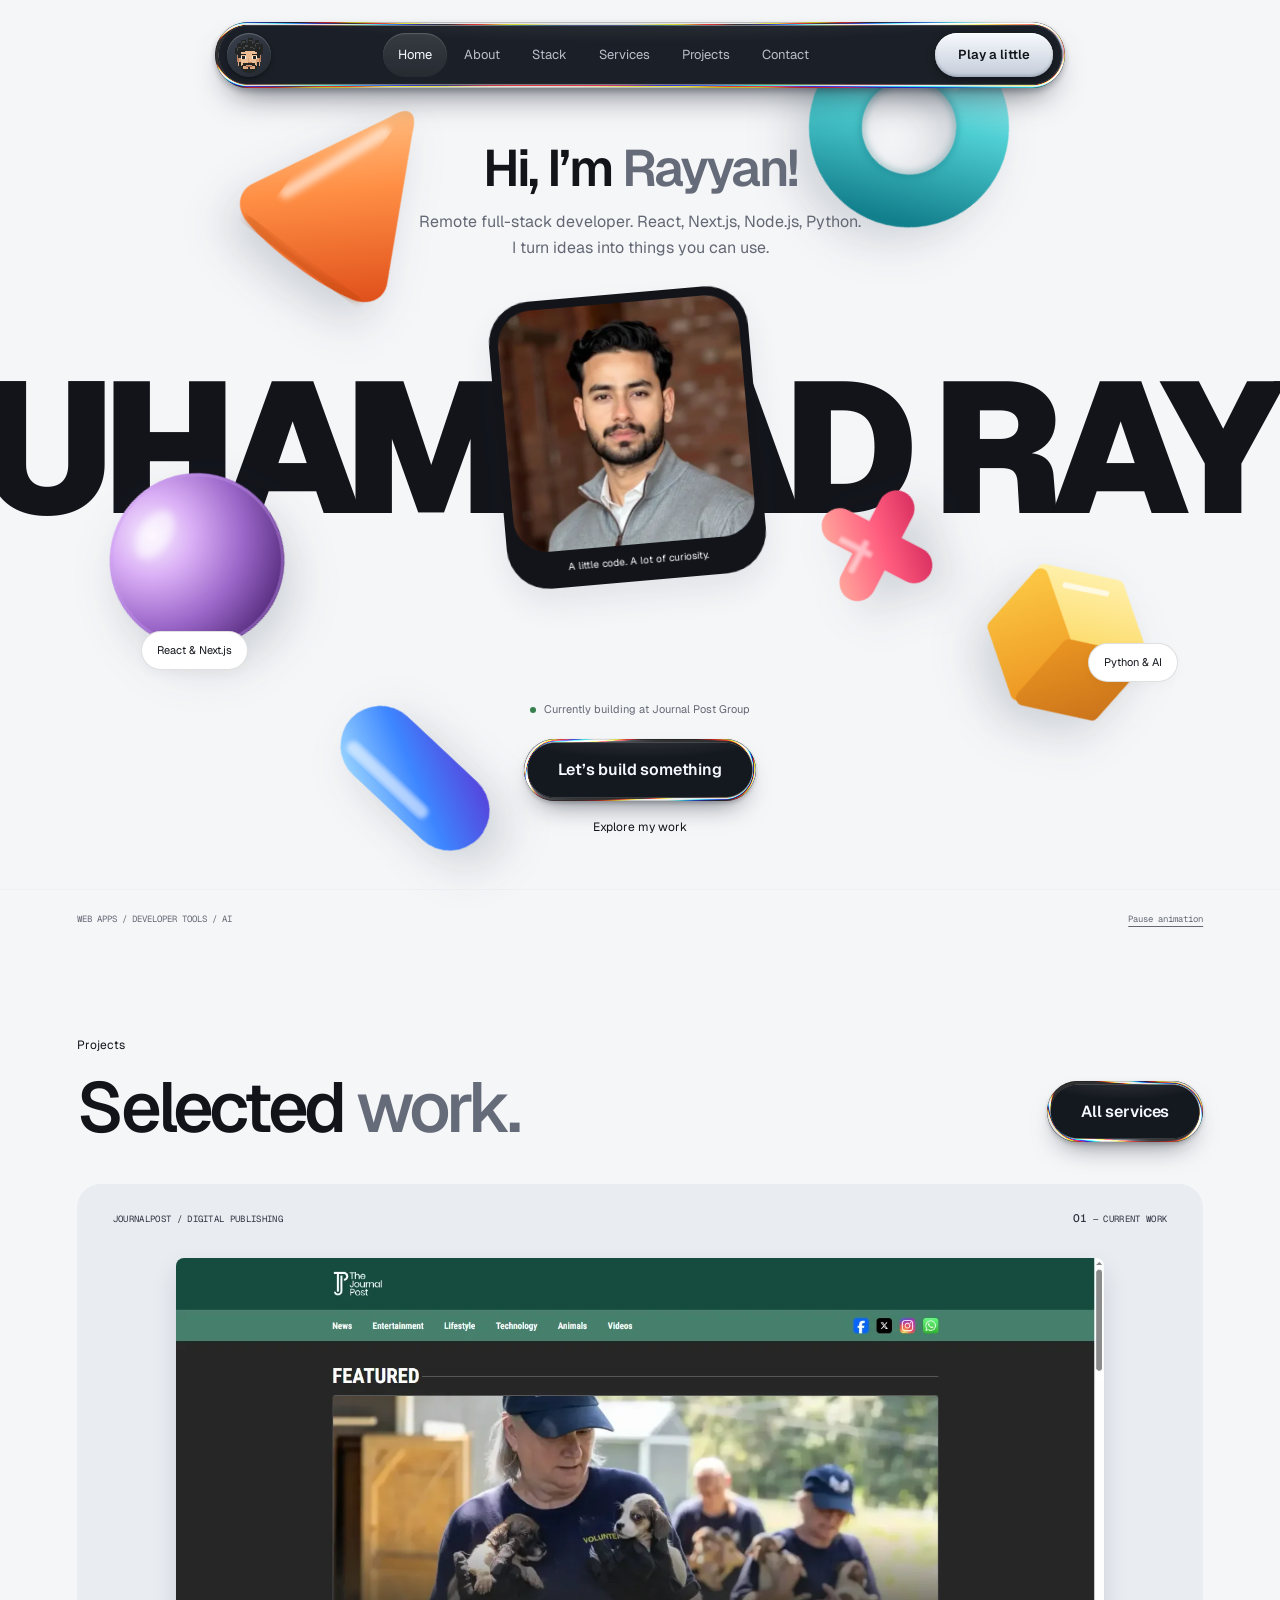
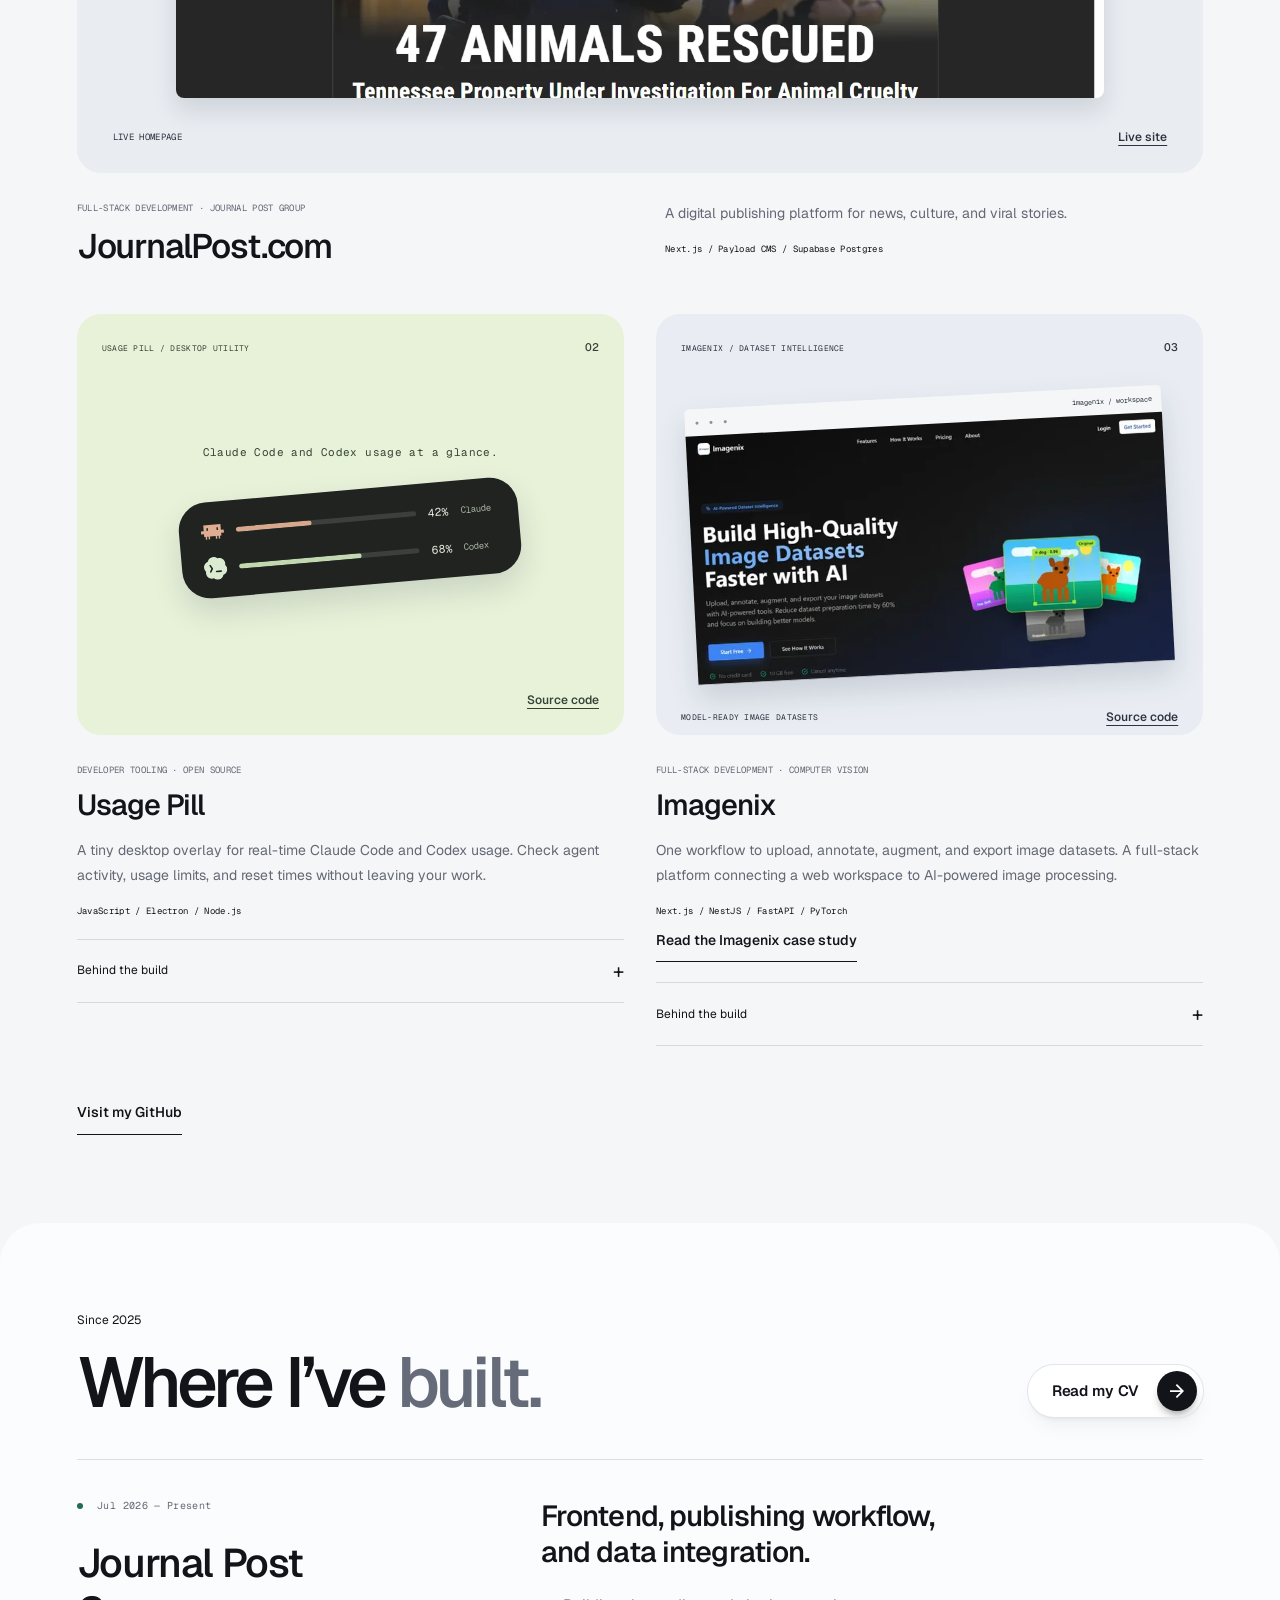
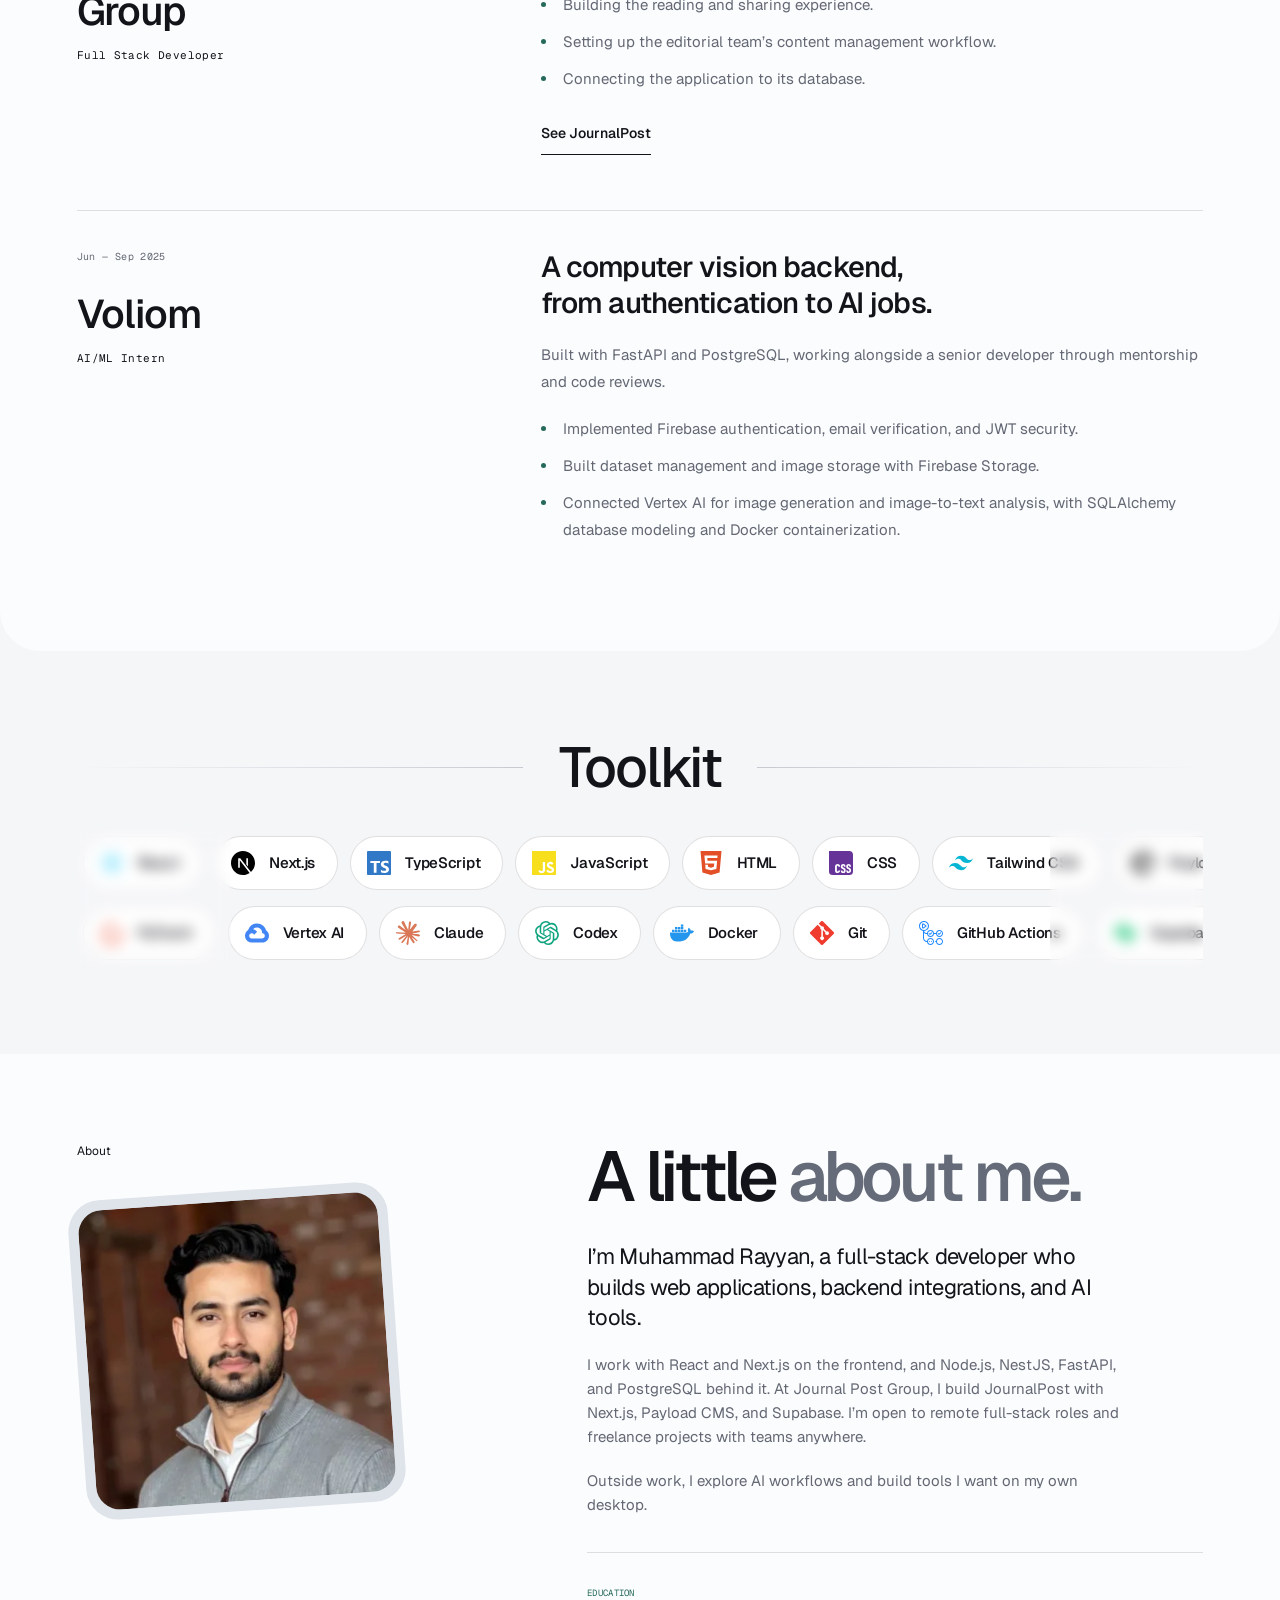
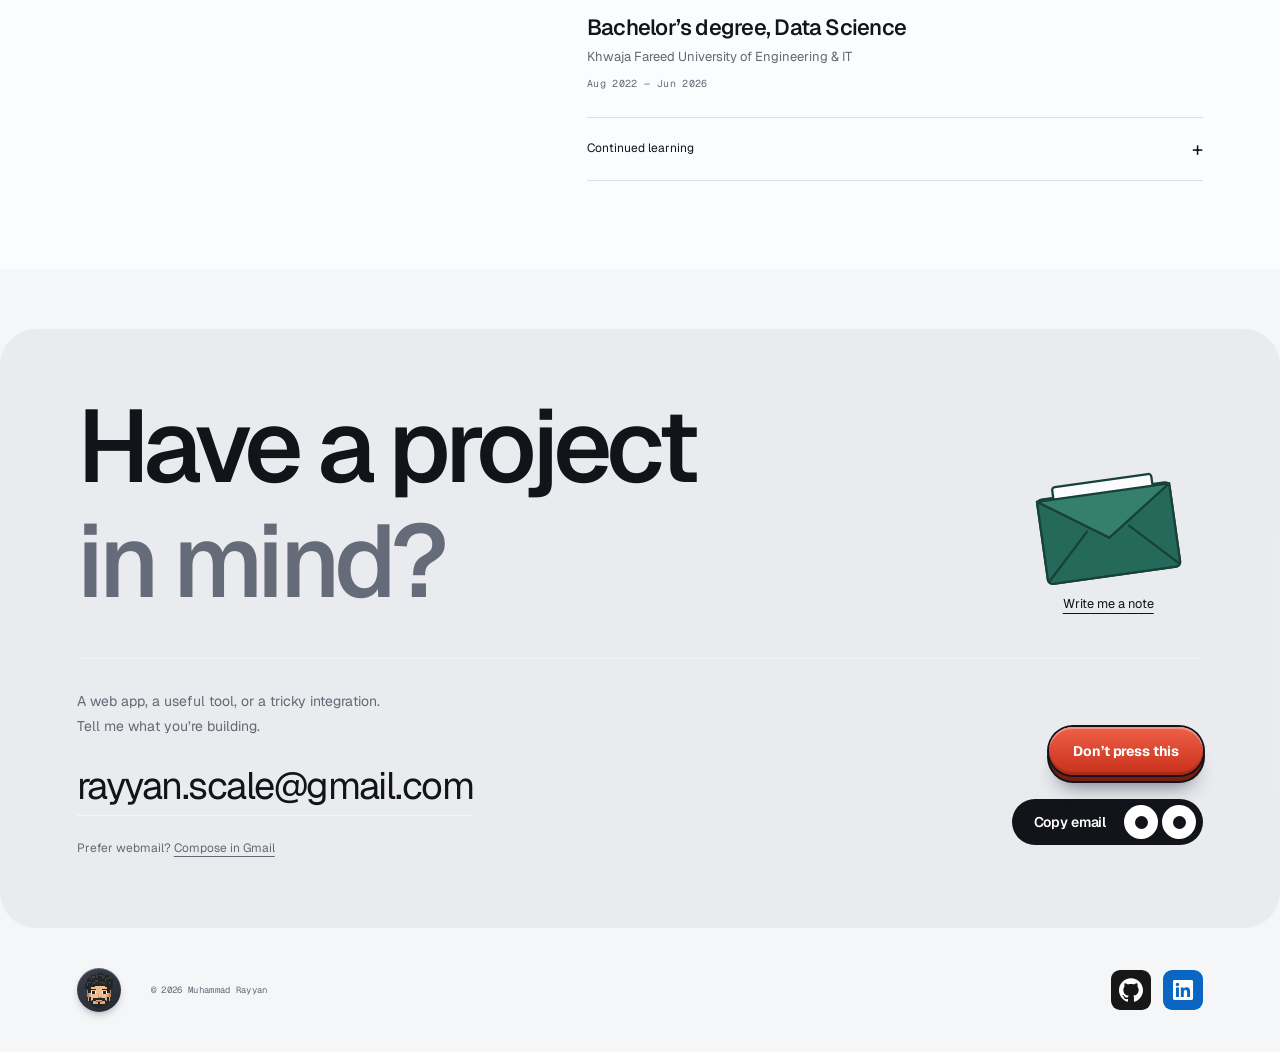
<file: index.html>
﻿<!doctype html>
<html lang="en">
  <head>
    <meta charset="utf-8" />
    <meta name="viewport" content="width=device-width, initial-scale=1" />
    <meta name="theme-color" content="#ffffff" />
    <meta
      name="description"
      content="Remote full-stack developer building web apps and AI tools with React, Next.js, Node.js, and Python. Available for remote roles and freelance projects worldwide."
    />
    <meta
      property="og:title"
      content="Muhammad Rayyan | Full-Stack Developer, Next.js &amp; AI"
    />
    <meta
      property="og:description"
      content="Remote full-stack developer building web apps and AI tools with React, Next.js, Node.js, and Python. Available for remote roles and freelance projects worldwide."
    />
    <meta property="og:type" content="website" />
    <meta property="og:url" content="https://www.rayyandev.tech/" />
    <meta
      property="og:image"
      content="https://www.rayyandev.tech/assets/og-image.jpg"
    />
    <meta name="robots" content="index, follow, max-image-preview:large" />
    <meta property="og:site_name" content="Muhammad Rayyan" />
    <meta property="og:locale" content="en_US" />
    <meta property="og:image:width" content="1200" />
    <meta property="og:image:height" content="630" />
    <meta property="og:image:type" content="image/jpeg" />
    <meta property="og:image:alt" content="Muhammad Rayyan, remote full-stack developer: React, Next.js, Node.js, Python" />
    <meta name="twitter:card" content="summary_large_image" />
    <meta name="twitter:title" content="Muhammad Rayyan | Full-Stack Developer, Next.js &amp; AI" />
    <meta name="twitter:description" content="Remote full-stack developer building web apps and AI tools with React, Next.js, Node.js, and Python. Available for remote roles and freelance projects worldwide." />
    <meta name="twitter:image" content="https://www.rayyandev.tech/assets/og-image.jpg" />
    <meta name="twitter:image:alt" content="Muhammad Rayyan, remote full-stack developer: React, Next.js, Node.js, Python" />
    <link rel="describedby" href="llms.txt" type="text/plain" />
    <title>Muhammad Rayyan | Full-Stack Developer, Next.js &amp; AI</title>
    <link rel="canonical" href="https://www.rayyandev.tech/" />
    <link rel="sitemap" type="application/xml" href="sitemap.xml" />
    <link id="favicon" rel="icon" href="assets/favicon-avatar.png?v=3" type="image/png" sizes="32x32" />
    <link rel="apple-touch-icon" href="assets/apple-touch-icon.png?v=3" sizes="180x180" />
    <link rel="preload" href="assets/fonts/dm-sans-var.woff2" as="font" type="font/woff2" crossorigin />
    <link rel="preload" href="assets/fonts/instrument-serif-italic.woff2" as="font" type="font/woff2" crossorigin />
    <link rel="preload" href="assets/fonts/dm-mono-400.woff2" as="font" type="font/woff2" crossorigin />
    <link rel="preload" href="assets/fonts/space-grotesk-500.woff2" as="font" type="font/woff2" crossorigin />
    <link rel="stylesheet" href="assets/home.css?v=81d368e9" />
    <script src="assets/portfolio.js?v=2" defer></script>
    <script src="assets/motion.js?v=2" defer></script>
    <script src="assets/liquid-metal-button.js?v=4" defer></script>
    <script src="assets/eye-button.js?v=4" defer></script>
    <script src="assets/navbar.js?v=3" defer></script>
    <script src="assets/favicon.js" defer></script>
    <script src="assets/magic-cursor.js?v=2" defer></script>
    <script src="assets/gravity.js?v=2" defer></script>
    <script type="application/ld+json">
{
  "@context": "https://schema.org",
  "@graph": [
    {
      "@type": "WebSite",
      "@id": "https://www.rayyandev.tech/#website",
      "url": "https://www.rayyandev.tech/",
      "name": "Muhammad Rayyan",
      "inLanguage": "en"
    },
    {
      "@type": "ProfilePage",
      "@id": "https://www.rayyandev.tech/#profile",
      "url": "https://www.rayyandev.tech/",
      "name": "Muhammad Rayyan | Full-Stack Developer, Next.js & AI",
      "description": "Remote full-stack developer building web apps and AI tools with React, Next.js, Node.js, and Python. Available for remote roles and freelance projects worldwide.",
      "dateModified": "2026-10-27",
      "isPartOf": {
        "@id": "https://www.rayyandev.tech/#website"
      },
      "mainEntity": {
        "@id": "https://www.rayyandev.tech/#person"
      }
    },
    {
      "@type": "Person",
      "@id": "https://www.rayyandev.tech/#person",
      "name": "Muhammad Rayyan",
      "url": "https://www.rayyandev.tech/",
      "alternateName": ["Rayyan", "mrayyan911"],
      "image": {
        "@type": "ImageObject",
        "url": "https://www.rayyandev.tech/assets/profile-760.webp?v=2",
        "contentUrl": "https://www.rayyandev.tech/assets/profile-760.webp?v=2",
        "width": 760,
        "height": 760,
        "caption": "Portrait of Muhammad Rayyan, remote full-stack developer"
      },
      "jobTitle": "Full-Stack Developer",
      "description": "Remote full-stack developer building web apps and AI tools with React, Next.js, Node.js, and Python. Available for remote roles and freelance projects worldwide.",
      "email": "mailto:rayyan.scale@gmail.com",
      "worksFor": {
        "@type": "Organization",
        "name": "Journal Post Group",
        "url": "https://journalpost.com"
      },
      "alumniOf": {
        "@type": "CollegeOrUniversity",
        "name": "Khwaja Fareed University of Engineering & Information Technology"
      },
      "sameAs": [
        "https://github.com/mrayyan911",
        "https://www.linkedin.com/in/muhammadrayyan911/"
      ],
      "knowsAbout": [
        "Full-stack web development",
        "TypeScript",
        "React",
        "Next.js",
        "Node.js",
        "NestJS",
        "Python",
        "FastAPI",
        "PostgreSQL",
        "Supabase",
        "Payload CMS",
        "AI integration",
        "Computer vision"
      ]
    }
  ]
}
    </script>
  </head>
  <body class="cohesion">
    <a class="skip-link" href="#main">Skip to content</a>
    <header class="site-header glass-nav">
      <a class="nav-avatar" href="#home" aria-label="Muhammad Rayyan, home"><img src="assets/favicon.svg" alt="" width="44" height="44" /></a>
      <nav id="site-navigation" aria-label="Main navigation">
        <a href="#home" class="nav-home" aria-current="location">Home</a>
        <a href="#about">About</a>
        <a href="#skills">Stack</a>
        <a href="services/">Services</a>
        <a href="#projects">Projects</a>
        <a href="#contact">Contact</a>
      </nav>
      <a class="nav-arcade" href="arcade/">Play a little</a>
      <button class="nav-toggle" type="button" aria-expanded="false" aria-controls="site-navigation" aria-label="Open navigation" hidden><span></span><span></span></button>
    </header>
    <main id="main">
      <section class="cohesion-hero" id="home" aria-labelledby="hero-title">
        <div class="hero-greeting">
          <h1 id="hero-title">Hi, I&#8217;m <em>Rayyan!</em></h1>
          <p>Remote full-stack developer. React, Next.js, Node.js, Python.<br />I turn ideas into things you can use.</p>
        </div>
        <div class="hero-stage">
          <div class="hero-marquee" aria-hidden="true"><div class="marquee-track"><span>MUHAMMAD RAYYAN&nbsp;&nbsp;</span><span>MUHAMMAD RAYYAN&nbsp;&nbsp;</span></div></div>
          <svg class="shape shape-cone" viewBox="0 0 200 200" aria-hidden="true" focusable="false">
            <defs>
              <linearGradient id="g-cone" x1=".1" y1="0" x2=".9" y2="1"><stop offset="0" stop-color="#ffd7a3"/><stop offset=".5" stop-color="#ff8f45"/><stop offset="1" stop-color="#df4f1a"/></linearGradient>
              <filter id="b-cone"><feGaussianBlur stdDeviation="3"/></filter>
            </defs>
            <path d="M100 12c5 0 9 5 13 15l62 122c7 13-1 27-16 31-32 8-88 8-120 0-15-4-23-18-16-31L87 27c4-10 8-15 13-15z" fill="url(#g-cone)"/>
            <path d="M92 40 52 138" stroke="#fff" stroke-opacity=".55" stroke-width="11" stroke-linecap="round" filter="url(#b-cone)"/>
            <path d="M40 176c30 9 90 9 120 0" stroke="#a63a10" stroke-opacity=".28" stroke-width="10" stroke-linecap="round" fill="none" filter="url(#b-cone)"/>
          </svg>
          <svg class="shape shape-orb" viewBox="0 0 200 200" aria-hidden="true" focusable="false">
            <defs>
              <radialGradient id="g-orb" cx=".33" cy=".26" r=".85"><stop offset="0" stop-color="#f8efff"/><stop offset=".28" stop-color="#d9adf5"/><stop offset=".62" stop-color="#9a66c8"/><stop offset="1" stop-color="#4a2270"/></radialGradient>
              <filter id="b-orb"><feGaussianBlur stdDeviation="4"/></filter>
            </defs>
            <circle cx="100" cy="100" r="92" fill="url(#g-orb)"/>
            <ellipse cx="72" cy="56" rx="28" ry="16" transform="rotate(-32 72 56)" fill="#fff" fill-opacity=".55" filter="url(#b-orb)"/>
            <circle cx="100" cy="100" r="90" fill="none" stroke="#c99cf0" stroke-opacity=".35" stroke-width="3"/>
          </svg>
          <svg class="shape shape-capsule" viewBox="0 0 200 200" aria-hidden="true" focusable="false">
            <defs>
              <linearGradient id="g-cap" x1="0" y1="0" x2="1" y2="1"><stop offset="0" stop-color="#a8e0ff"/><stop offset=".5" stop-color="#3d86ff"/><stop offset="1" stop-color="#5a38d6"/></linearGradient>
              <filter id="b-cap"><feGaussianBlur stdDeviation="2.5"/></filter>
            </defs>
            <rect x="58" y="8" width="84" height="184" rx="42" fill="url(#g-cap)"/>
            <rect x="72" y="24" width="14" height="112" rx="7" fill="#fff" fill-opacity=".55" filter="url(#b-cap)"/>
          </svg>
          <svg class="shape shape-donut" viewBox="0 0 200 200" aria-hidden="true" focusable="false">
            <defs>
              <linearGradient id="g-donut" x1=".1" y1="0" x2=".9" y2="1"><stop offset="0" stop-color="#c6fbff"/><stop offset=".45" stop-color="#4fcfd3"/><stop offset="1" stop-color="#127f8c"/></linearGradient>
              <filter id="b-donut"><feGaussianBlur stdDeviation="3"/></filter>
            </defs>
            <circle cx="100" cy="100" r="64" fill="none" stroke="url(#g-donut)" stroke-width="46"/>
            <circle cx="100" cy="100" r="41" fill="none" stroke="#0b6470" stroke-opacity=".28" stroke-width="5" filter="url(#b-donut)"/>
            <path d="M52 78a56 56 0 0 1 44-34" fill="none" stroke="#fff" stroke-opacity=".7" stroke-width="9" stroke-linecap="round" filter="url(#b-donut)"/>
          </svg>
          <svg class="shape shape-cube" viewBox="0 0 200 200" aria-hidden="true" focusable="false">
            <defs>
              <linearGradient id="g-cube-t" x1="0" y1="0" x2="1" y2="1"><stop offset="0" stop-color="#fff6bd"/><stop offset="1" stop-color="#fcd456"/></linearGradient>
              <linearGradient id="g-cube-l" x1="0" y1="0" x2="1" y2="1"><stop offset="0" stop-color="#fbc542"/><stop offset="1" stop-color="#ee9a24"/></linearGradient>
              <linearGradient id="g-cube-r" x1="0" y1="0" x2="1" y2="1"><stop offset="0" stop-color="#ec9822"/><stop offset="1" stop-color="#c8701a"/></linearGradient>
            </defs>
            <g stroke-width="16" stroke-linejoin="round">
              <polygon points="100,26 168,64 100,102 32,64" fill="url(#g-cube-t)" stroke="url(#g-cube-t)"/>
              <polygon points="32,70 96,106 96,178 32,142" fill="url(#g-cube-l)" stroke="url(#g-cube-l)"/>
              <polygon points="168,70 104,106 104,178 168,142" fill="url(#g-cube-r)" stroke="url(#g-cube-r)"/>
            </g>
            <path d="M58 60 96 38" stroke="#fff" stroke-opacity=".7" stroke-width="6" stroke-linecap="round"/>
          </svg>
          <svg class="shape shape-plus" viewBox="0 0 200 200" aria-hidden="true" focusable="false">
            <defs>
              <linearGradient id="g-plus" x1="0" y1="0" x2="1" y2="1"><stop offset="0" stop-color="#ffb3a1"/><stop offset=".55" stop-color="#ff5c7e"/><stop offset="1" stop-color="#d1265a"/></linearGradient>
              <filter id="b-plus"><feGaussianBlur stdDeviation="2.5"/></filter>
            </defs>
            <path d="M100 40v120M40 100h120" stroke="url(#g-plus)" stroke-width="52" stroke-linecap="round"/>
            <path d="M84 52v44M52 84h44" stroke="#fff" stroke-opacity=".5" stroke-width="9" stroke-linecap="round" filter="url(#b-plus)"/>
          </svg>
          <figure class="hero-portrait">
            <img src="assets/profile-380.webp?v=2" srcset="assets/profile-380.webp?v=2 380w, assets/profile-760.webp?v=2 760w" sizes="(max-width: 600px) 210px, 280px" alt="Muhammad Rayyan" width="380" height="380" fetchpriority="high" />
            <figcaption> A little code. A lot of curiosity.</figcaption>
          </figure>
          <span class="hero-sticker sticker-left">React &amp; Next.js</span>
          <span class="hero-sticker sticker-right">Python &amp; AI</span>
        </div>
        <div class="hero-invitation">
          <p><span class="status-dot" aria-hidden="true"></span>Currently building at Journal Post Group</p>
          <a class="liquid-button" href="#contact">Let&#8217;s build something</a>
          <a class="hero-work-link" href="#projects">Explore my work</a>
        </div>
        <div class="hero-footnote"><span>WEB APPS / DEVELOPER TOOLS / AI</span><button class="motion-toggle" type="button" aria-pressed="false" hidden>Pause animation</button></div>
      </section>

      <section
        class="work-section wrap section-space"
        id="projects"
        aria-labelledby="work-title"
      >
        <div class="section-heading heading-with-action">
          <div>
            <p class="eyebrow mono">
              <span class="accent index-number">01 /</span> Projects
            </p>
            <h2 id="work-title">Selected <em>work.</em></h2>
          </div>
          <a class="liquid-button" href="services/">All services</a>
        </div>
        <article class="project project-featured">
          <a
            class="project-visual journal-visual"
            href="https://journalpost.com"
            target="_blank"
            rel="noopener noreferrer"
          >
            <div class="visual-topline mono">
              <span>JournalPost / Digital publishing</span
              ><span><span class="index-number">01</span> — Current work</span>
            </div>
            <img class="journal-screenshot" src="assets/journalpost-home.webp" srcset="assets/journalpost-home-560.webp 560w, assets/journalpost-home-720.webp 720w, assets/journalpost-home.webp 1440w" sizes="(max-width: 700px) 92vw, 760px"
              alt="JournalPost homepage with category navigation and a featured news story"
              width="1440" height="770" loading="lazy" decoding="async" />
            <div class="visual-bottomline mono">
              <span>Live homepage</span
              ><span class="visual-action">Live site</span>
            </div>
          </a>
          <div class="project-info">
            <div>
              <p class="project-type mono">
                Full-stack development · Journal Post Group
              </p>
              <h3>
                <a
                  href="https://journalpost.com"
                  target="_blank"
                  rel="noopener noreferrer"
                  >JournalPost.com</a
                >
              </h3>
            </div>
            <div>
              <p>
                A digital publishing platform for news, culture, and viral stories.
              </p>
              <p class="stack mono">
                Next.js / Payload CMS / Supabase Postgres
              </p>
            </div>
          </div>
        </article>
        <div class="project-pair">
          <article class="project">
            <a
              class="project-visual usage-visual"
              href="https://github.com/mrayyan911/usage-pill"
              target="_blank"
              rel="noopener noreferrer"
              ><div class="visual-topline mono">
                <span>Usage Pill / Desktop utility</span><span class="index-number">02</span>
              </div>
              <div class="usage-art" aria-hidden="true">
                <span class="usage-caption mono"
                  >Claude Code and Codex usage at a glance.</span
                >
                <div class="usage-demo">
                  <div class="usage-row">
                    <!-- Icon geometry matches usage-pill/src/renderer/icons.js. -->
                    <svg class="agent-icon claude-icon" viewBox="0 0 24 24" width="23" height="23" aria-hidden="true" focusable="false">
                      <path fill="currentColor" fill-rule="evenodd" d="M20.998 10.949H24v3.102h-3v3.028h-1.487V20H18v-2.921h-1.487V20H15v-2.921H9V20H7.488v-2.921H6V20H4.487v-2.921H3V14.05H0V10.95h3V5h17.998v5.949zM6 10.949h1.488V8.102H6v2.847zm10.51 0H18V8.102h-1.49v2.847z" />
                    </svg>
                    <span class="usage-track"
                      ><span style="width: 42%"></span></span
                    ><span class="usage-value">42%</span
                    ><span class="agent-name">Claude</span>
                  </div>
                  <div class="usage-row">
                    <svg class="agent-icon codex-icon" viewBox="0 0 24 24" width="23" height="23" aria-hidden="true" focusable="false">
                      <path fill="currentColor" fill-rule="evenodd" d="M8.086.457a6.105 6.105 0 013.046-.415c1.333.153 2.521.72 3.564 1.7a.117.117 0 00.107.029c1.408-.346 2.762-.224 4.061.366l.063.03.154.076c1.357.703 2.33 1.77 2.918 3.198.278.679.418 1.388.421 2.126a5.655 5.655 0 01-.18 1.631.167.167 0 00.04.155 5.982 5.982 0 011.578 2.891c.385 1.901-.01 3.615-1.183 5.14l-.182.22a6.063 6.063 0 01-2.934 1.851.162.162 0 00-.108.102c-.255.736-.511 1.364-.987 1.992-1.199 1.582-2.962 2.462-4.948 2.451-1.583-.008-2.986-.587-4.21-1.736a.145.145 0 00-.14-.032c-.518.167-1.04.191-1.604.185a5.924 5.924 0 01-2.595-.622 6.058 6.058 0 01-2.146-1.781c-.203-.269-.404-.522-.551-.821a7.74 7.74 0 01-.495-1.283 6.11 6.11 0 01-.017-3.064.166.166 0 00.008-.074.115.115 0 00-.037-.064 5.958 5.958 0 01-1.38-2.202 5.196 5.196 0 01-.333-1.589 6.915 6.915 0 01.188-2.132c.45-1.484 1.309-2.648 2.577-3.493.282-.188.55-.334.802-.438.286-.12.573-.22.861-.304a.129.129 0 00.087-.087A6.016 6.016 0 015.635 2.31C6.315 1.464 7.132.846 8.086.457zm-.804 7.85a.848.848 0 00-1.473.842l1.694 2.965-1.688 2.848a.849.849 0 001.46.864l1.94-3.272a.849.849 0 00.007-.854l-1.94-3.393zm5.446 6.24a.849.849 0 000 1.695h4.848a.849.849 0 000-1.696h-4.848z" />
                    </svg>
                    <span class="usage-track"
                      ><span style="width: 68%"></span></span
                    ><span class="usage-value">68%</span
                    ><span class="agent-name">Codex</span>
                  </div>
                </div>
              </div>
              <div class="visual-bottomline mono">
                <span class="visual-action">Source code</span>
              </div></a
            >
            <div class="project-info">
              <div>
                <p class="project-type mono">Developer tooling · Open source</p>
                <h3>
                  <a
                    href="https://github.com/mrayyan911/usage-pill"
                    target="_blank"
                    rel="noopener noreferrer"
                    >Usage Pill</a
                  >
                </h3>
              </div>
              <div>
                <p>
                  A tiny desktop overlay for real-time Claude Code and Codex
                  usage. Check agent activity, usage limits, and reset times
                  without leaving your work.
                </p>
                <p class="stack mono">JavaScript / Electron / Node.js</p>
              </div>
            </div>
            <details class="project-details">
              <summary>
                Behind the build <span aria-hidden="true">+</span>
              </summary>
              <div class="detail-content">
                <p>
                  An always-on-top overlay that expands for details and
                  remembers its position across displays. It supports
                  simultaneous agents, approval indicators, and keyboard access
                  from the system tray.
                </p>
                <p>
                  The automatic session monitor currently supports native
                  Windows. The app runs from source; a packaged installer is not
                  yet available. The cover shows illustrative usage values.
                </p>
                <a
                  class="text-link"
                  href="https://github.com/mrayyan911/usage-pill"
                  target="_blank"
                  rel="noopener noreferrer"
                  >Read the source on GitHub</a
                >
              </div>
            </details>
          </article>
          <article class="project project-offset">
            <a
              class="project-visual imagenix-visual"
              href="https://github.com/mrayyan911/Imagenix"
              target="_blank"
              rel="noopener noreferrer"
              ><div class="visual-topline mono">
                <span>Imagenix / Dataset intelligence</span><span class="index-number">03</span>
              </div>
              <div class="browser-frame">
                <div class="browser-bar" aria-hidden="true">
                  <span>● ● ●</span><span>imagenix / workspace</span
                  >
                </div>
                <img
                  src="assets/Imagenix.webp"
                  srcset="assets/Imagenix-640.webp 640w, assets/Imagenix.webp 1027w"
                  sizes="(max-width: 700px) 92vw, 520px"
                  alt="Imagenix homepage introducing tools for building image datasets"
                  width="1027"
                  height="535"
                  loading="lazy"
                decoding="async"
                />
              </div>
              <div class="visual-bottomline mono">
                <span>Model-ready image datasets</span
                ><span class="visual-action">Source code</span>
              </div></a
            >
            <div class="project-info">
              <div>
                <p class="project-type mono">
                  Full-stack development · Computer vision
                </p>
                <h3>
                  <a
                    href="https://github.com/mrayyan911/Imagenix"
                    target="_blank"
                    rel="noopener noreferrer"
                    >Imagenix</a
                  >
                </h3>
              </div>
              <div>
                <p>
                  One workflow to upload, annotate, augment, and export image
                  datasets. A full-stack platform connecting a web workspace to
                  AI-powered image processing.
                </p>
                <p class="stack mono">Next.js / NestJS / FastAPI / PyTorch</p>
                <a class="text-link" href="projects/imagenix/">Read the Imagenix case study</a>
              </div>
            </div>
            <details class="project-details">
              <summary>
                Behind the build <span aria-hidden="true">+</span>
              </summary>
              <div class="detail-content">
                <p>
                  Grounding DINO handles auto-annotation, with Stable Diffusion
                  and ControlNet for generative augmentation. Export formats
                  include COCO, YOLO, and Pascal VOC.
                </p>
                <p>
                  The monorepo connects a Next.js frontend, NestJS API, and
                  FastAPI ML service. PostgreSQL, Redis, BullMQ, and MinIO
                  support data, jobs, and storage.
                </p>
                <a
                  class="text-link"
                  href="https://github.com/mrayyan911/Imagenix"
                  target="_blank"
                  rel="noopener noreferrer"
                  >Read the source on GitHub</a
                >
              </div>
            </details>
          </article>
        </div>
        <a
          class="text-link more-work"
          href="https://github.com/mrayyan911"
          target="_blank"
          rel="noopener noreferrer"
          >Visit my GitHub</a
        >
      </section>

      <section
        class="experience-section section-space"
        id="experience"
        aria-labelledby="experience-title"
      >
        <div class="wrap">
          <div class="section-heading">
            <div>
              <p class="eyebrow mono">
                <span class="accent index-number">02 /</span> Since 2025
              </p>
              <h2 id="experience-title">Where I&#8217;ve <em>built.</em></h2>
            </div>
            <a
              class="cta-button"
              href="MuhammadRayyan-Resume.pdf"
              target="_blank"
              rel="noopener noreferrer"
              ><span class="cta-label">Read my CV</span
              ><span class="cta-chip" aria-hidden="true"
                ><svg viewBox="0 0 14 14" width="14" height="14"><path d="M10.65 7.88H0V6.13h10.65l-4.9-4.9L7 0l7 7-7 7-1.25-1.22z" fill="currentColor"/></svg></span
            ></a>
          </div>
          <article class="experience-row">
            <div class="experience-meta">
              <p class="mono">
                <span class="status-dot" aria-hidden="true"></span> Jul 2026 —
                Present
              </p>
              <h3>Journal Post<br />Group</h3>
              <p class="mono">Full Stack Developer</p>
            </div>
            <div class="experience-copy">
              <h4>Frontend, publishing workflow,<br />and data integration.</h4>
              <ul>
                <li>Building the reading and sharing experience.</li>
                <li>
                  Setting up the editorial team’s content management workflow.
                </li>
                <li>
                  Connecting the application to its database.
                </li>
              </ul>
              <a
                class="text-link"
                href="https://journalpost.com"
                target="_blank"
                rel="noopener noreferrer"
                >See JournalPost</a
              >
            </div>
          </article>
          <article class="experience-row">
            <div class="experience-meta">
              <p class="mono">Jun — Sep 2025</p>
              <h3>Voliom</h3>
              <p class="mono">AI/ML Intern</p>
            </div>
            <div class="experience-copy">
              <h4>
                A computer vision backend,<br />from authentication to AI jobs.
              </h4>
              <p>
                Built with FastAPI and PostgreSQL, working alongside a senior
                developer through mentorship and code reviews.
              </p>
              <ul>
                <li>
                  Implemented Firebase authentication, email verification, and
                  JWT security.
                </li>
                <li>
                  Built dataset management and image storage with Firebase
                  Storage.
                </li>
                <li>
                  Connected Vertex AI for image generation and image-to-text
                  analysis, with SQLAlchemy database modeling and Docker
                  containerization.
                </li>
              </ul>
            </div>
          </article>
        </div>
      </section>

      <section
        class="skills-section wrap section-space"
        id="skills"
        aria-labelledby="skills-title"
      >
        <h2 class="toolkit-title" id="skills-title"><span>Toolkit</span></h2>
        <div class="logo-carousel" role="group" aria-label="Tools and technologies I work with">
          <div class="logo-row ">
            <div class="logo-track">
              <ul class="logo-list"><li class="logo-chip"><span class="logo-mark" style="--icon:url(/assets/logos/react.svg);--brand:#61DAFB" aria-hidden="true"></span><span>React</span></li><li class="logo-chip"><span class="logo-mark" style="--icon:url(/assets/logos/nextdotjs.svg);--brand:#000000" aria-hidden="true"></span><span>Next.js</span></li><li class="logo-chip"><span class="logo-mark" style="--icon:url(/assets/logos/typescript.svg);--brand:#3178C6" aria-hidden="true"></span><span>TypeScript</span></li><li class="logo-chip"><span class="logo-mark" style="--icon:url(/assets/logos/javascript.svg);--brand:#F7DF1E" aria-hidden="true"></span><span>JavaScript</span></li><li class="logo-chip"><span class="logo-mark" style="--icon:url(/assets/logos/html5.svg);--brand:#E34F26" aria-hidden="true"></span><span>HTML</span></li><li class="logo-chip"><span class="logo-mark" style="--icon:url(/assets/logos/css.svg);--brand:#663399" aria-hidden="true"></span><span>CSS</span></li><li class="logo-chip"><span class="logo-mark" style="--icon:url(/assets/logos/tailwindcss.svg);--brand:#06B6D4" aria-hidden="true"></span><span>Tailwind CSS</span></li><li class="logo-chip"><span class="logo-mark" style="--icon:url(/assets/logos/payloadcms.svg);--brand:#000000" aria-hidden="true"></span><span>Payload CMS</span></li><li class="logo-chip"><span class="logo-mark" style="--icon:url(/assets/logos/nodedotjs.svg);--brand:#5FA04E" aria-hidden="true"></span><span>Node.js</span></li><li class="logo-chip"><span class="logo-mark" style="--icon:url(/assets/logos/nestjs.svg);--brand:#E0234E" aria-hidden="true"></span><span>NestJS</span></li><li class="logo-chip"><span class="logo-mark" style="--icon:url(/assets/logos/python.svg);--brand:#3776AB" aria-hidden="true"></span><span>Python</span></li><li class="logo-chip"><span class="logo-mark" style="--icon:url(/assets/logos/fastapi.svg);--brand:#009688" aria-hidden="true"></span><span>FastAPI</span></li><li class="logo-chip"><span class="logo-mark" style="--icon:url(/assets/logos/django.svg);--brand:#092E20" aria-hidden="true"></span><span>Django</span></li><li class="logo-chip"><span class="logo-mark" style="--icon:url(/assets/logos/postgresql.svg);--brand:#4169E1" aria-hidden="true"></span><span>PostgreSQL</span></li><li class="logo-chip"><span class="logo-mark" style="--icon:url(/assets/logos/mongodb.svg);--brand:#47A248" aria-hidden="true"></span><span>MongoDB</span></li><li class="logo-chip"><span class="logo-mark" style="--icon:url(/assets/logos/redis.svg);--brand:#FF4438" aria-hidden="true"></span><span>Redis</span></li><li class="logo-chip"><span class="logo-mark" style="--icon:url(/assets/logos/prisma.svg);--brand:#2D3748" aria-hidden="true"></span><span>Prisma</span></li><li class="logo-chip"><span class="logo-mark" style="--icon:url(/assets/logos/sqlalchemy.svg);--brand:#D71F00" aria-hidden="true"></span><span>SQLAlchemy</span></li></ul>
              <ul class="logo-list" aria-hidden="true"><li class="logo-chip"><span class="logo-mark" style="--icon:url(/assets/logos/react.svg);--brand:#61DAFB" aria-hidden="true"></span><span>React</span></li><li class="logo-chip"><span class="logo-mark" style="--icon:url(/assets/logos/nextdotjs.svg);--brand:#000000" aria-hidden="true"></span><span>Next.js</span></li><li class="logo-chip"><span class="logo-mark" style="--icon:url(/assets/logos/typescript.svg);--brand:#3178C6" aria-hidden="true"></span><span>TypeScript</span></li><li class="logo-chip"><span class="logo-mark" style="--icon:url(/assets/logos/javascript.svg);--brand:#F7DF1E" aria-hidden="true"></span><span>JavaScript</span></li><li class="logo-chip"><span class="logo-mark" style="--icon:url(/assets/logos/html5.svg);--brand:#E34F26" aria-hidden="true"></span><span>HTML</span></li><li class="logo-chip"><span class="logo-mark" style="--icon:url(/assets/logos/css.svg);--brand:#663399" aria-hidden="true"></span><span>CSS</span></li><li class="logo-chip"><span class="logo-mark" style="--icon:url(/assets/logos/tailwindcss.svg);--brand:#06B6D4" aria-hidden="true"></span><span>Tailwind CSS</span></li><li class="logo-chip"><span class="logo-mark" style="--icon:url(/assets/logos/payloadcms.svg);--brand:#000000" aria-hidden="true"></span><span>Payload CMS</span></li><li class="logo-chip"><span class="logo-mark" style="--icon:url(/assets/logos/nodedotjs.svg);--brand:#5FA04E" aria-hidden="true"></span><span>Node.js</span></li><li class="logo-chip"><span class="logo-mark" style="--icon:url(/assets/logos/nestjs.svg);--brand:#E0234E" aria-hidden="true"></span><span>NestJS</span></li><li class="logo-chip"><span class="logo-mark" style="--icon:url(/assets/logos/python.svg);--brand:#3776AB" aria-hidden="true"></span><span>Python</span></li><li class="logo-chip"><span class="logo-mark" style="--icon:url(/assets/logos/fastapi.svg);--brand:#009688" aria-hidden="true"></span><span>FastAPI</span></li><li class="logo-chip"><span class="logo-mark" style="--icon:url(/assets/logos/django.svg);--brand:#092E20" aria-hidden="true"></span><span>Django</span></li><li class="logo-chip"><span class="logo-mark" style="--icon:url(/assets/logos/postgresql.svg);--brand:#4169E1" aria-hidden="true"></span><span>PostgreSQL</span></li><li class="logo-chip"><span class="logo-mark" style="--icon:url(/assets/logos/mongodb.svg);--brand:#47A248" aria-hidden="true"></span><span>MongoDB</span></li><li class="logo-chip"><span class="logo-mark" style="--icon:url(/assets/logos/redis.svg);--brand:#FF4438" aria-hidden="true"></span><span>Redis</span></li><li class="logo-chip"><span class="logo-mark" style="--icon:url(/assets/logos/prisma.svg);--brand:#2D3748" aria-hidden="true"></span><span>Prisma</span></li><li class="logo-chip"><span class="logo-mark" style="--icon:url(/assets/logos/sqlalchemy.svg);--brand:#D71F00" aria-hidden="true"></span><span>SQLAlchemy</span></li></ul>
            </div>
          </div>
          <div class="logo-row logo-row-reverse">
            <div class="logo-track">
              <ul class="logo-list"><li class="logo-chip"><span class="logo-mark" style="--icon:url(/assets/logos/pytorch.svg);--brand:#EE4C2C" aria-hidden="true"></span><span>PyTorch</span></li><li class="logo-chip"><span class="logo-mark" style="--icon:url(/assets/logos/googlecloud.svg);--brand:#4285F4" aria-hidden="true"></span><span>Vertex AI</span></li><li class="logo-chip"><span class="logo-mark" style="--icon:url(/assets/logos/claude.svg);--brand:#D97757" aria-hidden="true"></span><span>Claude</span></li><li class="logo-chip"><span class="logo-mark" style="--icon:url(/assets/logos/openai.svg);--brand:#10A37F" aria-hidden="true"></span><span>Codex</span></li><li class="logo-chip"><span class="logo-mark" style="--icon:url(/assets/logos/docker.svg);--brand:#2496ED" aria-hidden="true"></span><span>Docker</span></li><li class="logo-chip"><span class="logo-mark" style="--icon:url(/assets/logos/git.svg);--brand:#F03C2E" aria-hidden="true"></span><span>Git</span></li><li class="logo-chip"><span class="logo-mark" style="--icon:url(/assets/logos/githubactions.svg);--brand:#2088FF" aria-hidden="true"></span><span>GitHub Actions</span></li><li class="logo-chip"><span class="logo-mark" style="--icon:url(/assets/logos/supabase.svg);--brand:#3FCF8E" aria-hidden="true"></span><span>Supabase</span></li><li class="logo-chip"><span class="logo-mark" style="--icon:url(/assets/logos/firebase.svg);--brand:#DD2C00" aria-hidden="true"></span><span>Firebase</span></li><li class="logo-chip"><span class="logo-mark" style="--icon:url(/assets/logos/vercel.svg);--brand:#000000" aria-hidden="true"></span><span>Vercel</span></li><li class="logo-chip"><span class="logo-mark" style="--icon:url(/assets/logos/railway.svg);--brand:#0B0D0E" aria-hidden="true"></span><span>Railway</span></li><li class="logo-chip"><span class="logo-mark" style="--icon:url(/assets/logos/render.svg);--brand:#000000" aria-hidden="true"></span><span>Render</span></li><li class="logo-chip"><span class="logo-mark" style="--icon:url(/assets/logos/electron.svg);--brand:#47848F" aria-hidden="true"></span><span>Electron</span></li></ul>
              <ul class="logo-list" aria-hidden="true"><li class="logo-chip"><span class="logo-mark" style="--icon:url(/assets/logos/pytorch.svg);--brand:#EE4C2C" aria-hidden="true"></span><span>PyTorch</span></li><li class="logo-chip"><span class="logo-mark" style="--icon:url(/assets/logos/googlecloud.svg);--brand:#4285F4" aria-hidden="true"></span><span>Vertex AI</span></li><li class="logo-chip"><span class="logo-mark" style="--icon:url(/assets/logos/claude.svg);--brand:#D97757" aria-hidden="true"></span><span>Claude</span></li><li class="logo-chip"><span class="logo-mark" style="--icon:url(/assets/logos/openai.svg);--brand:#10A37F" aria-hidden="true"></span><span>Codex</span></li><li class="logo-chip"><span class="logo-mark" style="--icon:url(/assets/logos/docker.svg);--brand:#2496ED" aria-hidden="true"></span><span>Docker</span></li><li class="logo-chip"><span class="logo-mark" style="--icon:url(/assets/logos/git.svg);--brand:#F03C2E" aria-hidden="true"></span><span>Git</span></li><li class="logo-chip"><span class="logo-mark" style="--icon:url(/assets/logos/githubactions.svg);--brand:#2088FF" aria-hidden="true"></span><span>GitHub Actions</span></li><li class="logo-chip"><span class="logo-mark" style="--icon:url(/assets/logos/supabase.svg);--brand:#3FCF8E" aria-hidden="true"></span><span>Supabase</span></li><li class="logo-chip"><span class="logo-mark" style="--icon:url(/assets/logos/firebase.svg);--brand:#DD2C00" aria-hidden="true"></span><span>Firebase</span></li><li class="logo-chip"><span class="logo-mark" style="--icon:url(/assets/logos/vercel.svg);--brand:#000000" aria-hidden="true"></span><span>Vercel</span></li><li class="logo-chip"><span class="logo-mark" style="--icon:url(/assets/logos/railway.svg);--brand:#0B0D0E" aria-hidden="true"></span><span>Railway</span></li><li class="logo-chip"><span class="logo-mark" style="--icon:url(/assets/logos/render.svg);--brand:#000000" aria-hidden="true"></span><span>Render</span></li><li class="logo-chip"><span class="logo-mark" style="--icon:url(/assets/logos/electron.svg);--brand:#47848F" aria-hidden="true"></span><span>Electron</span></li></ul>
            </div>
          </div>
        </div>
      </section>

      <section
        class="about-section section-space"
        id="about"
        aria-labelledby="about-title"
      >
        <div class="wrap about-grid">
          <div class="about-left">
            <p class="eyebrow mono">
              <span class="accent index-number">04 /</span> About
            </p>
            <figure class="about-portrait">
              <img
                src="assets/profile-640.webp?v=2"
                srcset="assets/profile-320.webp?v=2 320w, assets/profile-640.webp?v=2 640w"
                sizes="(max-width: 700px) 145px, 320px"
                alt="Portrait of Muhammad Rayyan"
                width="640"
                height="640"
                loading="lazy"
                decoding="async"
              />
            </figure>
          </div>
          <div class="about-copy">
            <h2 id="about-title">A little <em>about me.</em></h2>
            <p class="about-lead">
              I&#8217;m Muhammad Rayyan, a full-stack developer who builds web
              applications, backend integrations, and AI tools.
            </p>
            <p>
              I work with React and Next.js on the frontend, and Node.js,
              NestJS, FastAPI, and PostgreSQL behind it. At Journal Post Group,
              I build JournalPost with Next.js, Payload CMS, and Supabase. I&#8217;m
              open to remote full-stack roles and freelance projects with teams
              anywhere.
            </p>
            <p>
              Outside work, I explore AI workflows and build tools I want on my
              own desktop.
            </p>
            <div class="education-block" id="education">
              <span class="mono">Education</span>
              <h3>Bachelor’s degree, Data Science</h3>
              <p>Khwaja Fareed University of Engineering &amp; IT</p>
              <p class="mono">Aug 2022 — Jun 2026</p>
            </div>
            <details class="certifications">
              <summary>
                Continued learning <span aria-hidden="true">+</span>
              </summary>
              <ul>
                <li>Python Programming for All Levels</li>
                <li>Google AI Essentials <span>Google</span></li>
                <li>Data Science Methodology <span>IBM / Coursera</span></li>
                <li>Tools for Data Science <span>IBM / Coursera</span></li>
                <li>What is Data Science? <span>IBM / Coursera</span></li>
              </ul>
            </details>
          </div>
        </div>
      </section>

      <section
        class="contact-section"
        id="contact"
        aria-labelledby="contact-title"
      >
        <div class="wrap">
          <div class="contact-heading">
            <h2 id="contact-title">
              Have a project<br /><em>in mind?</em>
            </h2>
            <a class="mail-note" href="mailto:rayyan.scale@gmail.com"
              aria-label="Write me a note at rayyan.scale@gmail.com">
              <svg viewBox="0 0 120 110" width="120" height="110"
                fill="none" aria-hidden="true" focusable="false">
                <g class="mail-envelope" stroke="var(--note-ink)" stroke-width="1.5"
                  stroke-linecap="round" stroke-linejoin="round">
                  <rect x="16" y="42" width="88" height="56" rx="3"
                    fill="var(--note-back)" />
                  <g class="mail-letter">
                    <rect x="27" y="35" width="66" height="52" rx="2"
                      fill="var(--panel)" />
                    <path d="M39 48h25M39 56h42M39 64h32" stroke="var(--note-front)" />
                  </g>
                  <path d="M16 43l44 30 44-30v52a3 3 0 0 1-3 3H19a3 3 0 0 1-3-3Z"
                    fill="var(--note-front)" />
                  <path d="M17 96l29-29m57 29L74 67" />
                  <g class="mail-flap">
                    <path d="M16 43l44 30 44-30Z" fill="var(--note-flap)" />
                  </g>
                </g>
              </svg>
              <span>Write me a note</span>
            </a>
          </div>
          <div class="contact-bottom">
            <div>
              <p>
                A web app, a useful tool, or a tricky integration.<br />Tell me
                what you’re building.
              </p>
              <a class="contact-email" href="mailto:rayyan.scale@gmail.com"
                >rayyan.scale@gmail.com</a
              >
              <p class="webmail-option">
                Prefer webmail?
                <a href="https://mail.google.com/mail/?view=cm&amp;fs=1&amp;to=rayyan.scale%40gmail.com"
                  target="_blank" rel="noopener noreferrer">Compose in Gmail</a>
              </p>
            </div>
            <div class="copy-area">
              <button type="button" class="gravity-button" hidden><span class="gravity-face">Don&#8217;t press this</span></button>
              <button type="button" class="copy-email eye-button" aria-label="Copy email address" hidden>
                <span class="eye-label" aria-hidden="true"
                  ><span class="eye-label-idle">Copy email</span
                  ><span class="eye-label-done">Copied</span></span
                ><span class="eyes" aria-hidden="true"
                  ><span class="eye"><span class="pupil"></span></span
                  ><span class="eye"><span class="pupil"></span></span
                ></span
              ></button
              ><span
                id="copy-status"
                class="mono"
                role="status"
                aria-live="polite"
              ></span>
            </div>
          </div>
        </div>
      </section>
    </main>
    <footer class="site-footer wrap">
      <a class="footer-avatar" href="#home" aria-label="Muhammad Rayyan, home"><img src="assets/favicon.svg" alt="" width="44" height="44" /></a>
      <p class="mono">© <span id="year">2026</span> Muhammad Rayyan</p>
      <div>
        <a class="social-icon" href="https://github.com/mrayyan911" target="_blank" rel="noopener noreferrer" aria-label="GitHub"><svg viewBox="0 0 24 24" aria-hidden="true" focusable="false"><rect width="24" height="24" rx="4.5" fill="#181717"/><path transform="translate(4.8 4.8) scale(.6)" fill="#fff" d="M12 .297c-6.63 0-12 5.373-12 12 0 5.303 3.438 9.8 8.205 11.385.6.113.82-.258.82-.577 0-.285-.01-1.04-.015-2.04-3.338.724-4.042-1.61-4.042-1.61C4.422 18.07 3.633 17.7 3.633 17.7c-1.087-.744.084-.729.084-.729 1.205.084 1.838 1.236 1.838 1.236 1.07 1.835 2.809 1.305 3.495.998.108-.776.417-1.305.76-1.605-2.665-.3-5.466-1.332-5.466-5.93 0-1.31.465-2.38 1.235-3.22-.135-.303-.54-1.523.105-3.176 0 0 1.005-.322 3.3 1.23.96-.267 1.98-.399 3-.405 1.02.006 2.04.138 3 .405 2.28-1.552 3.285-1.23 3.285-1.23.645 1.653.24 2.873.12 3.176.765.84 1.23 1.91 1.23 3.22 0 4.61-2.805 5.625-5.475 5.92.42.36.81 1.096.81 2.22 0 1.606-.015 2.896-.015 3.286 0 .315.21.69.825.57C20.565 22.092 24 17.592 24 12.297c0-6.627-5.373-12-12-12"/></svg></a>
        <a class="social-icon" href="https://linkedin.com/in/muhammadrayyan911" target="_blank" rel="noopener noreferrer" aria-label="LinkedIn"><svg viewBox="0 0 1024 1024" aria-hidden="true" focusable="false"><rect width="1024" height="1024" rx="190" fill="#0a66c2"/><path fill="#fff" d="M693.05 693.16h-76v-119c0-28.39-.58-64.92-39.59-64.92-39.61 0-45.66 30.89-45.66 62.82v121.1h-76V448.38h73v33.37h1c10.2-19.24 35-39.54 72-39.54 77 0 91.21 50.66 91.21 116.6v134.35Zm-323-278.28a44.12 44.12 0 1 1 44.12-44.14 44.07 44.07 0 0 1-44.09 44.14Zm38.09 278.28H332V448.38h76.18ZM731.06 256h-437.2c-20.93 0-37.86 16.54-37.86 37v439c0 20.43 16.93 37 37.86 37H731c20.9 0 38-16.52 38-37V293c0-20.41-17.1-37-38-37Z"/></svg></a>
      </div>
    </footer>
  </body>
</html>
</file>
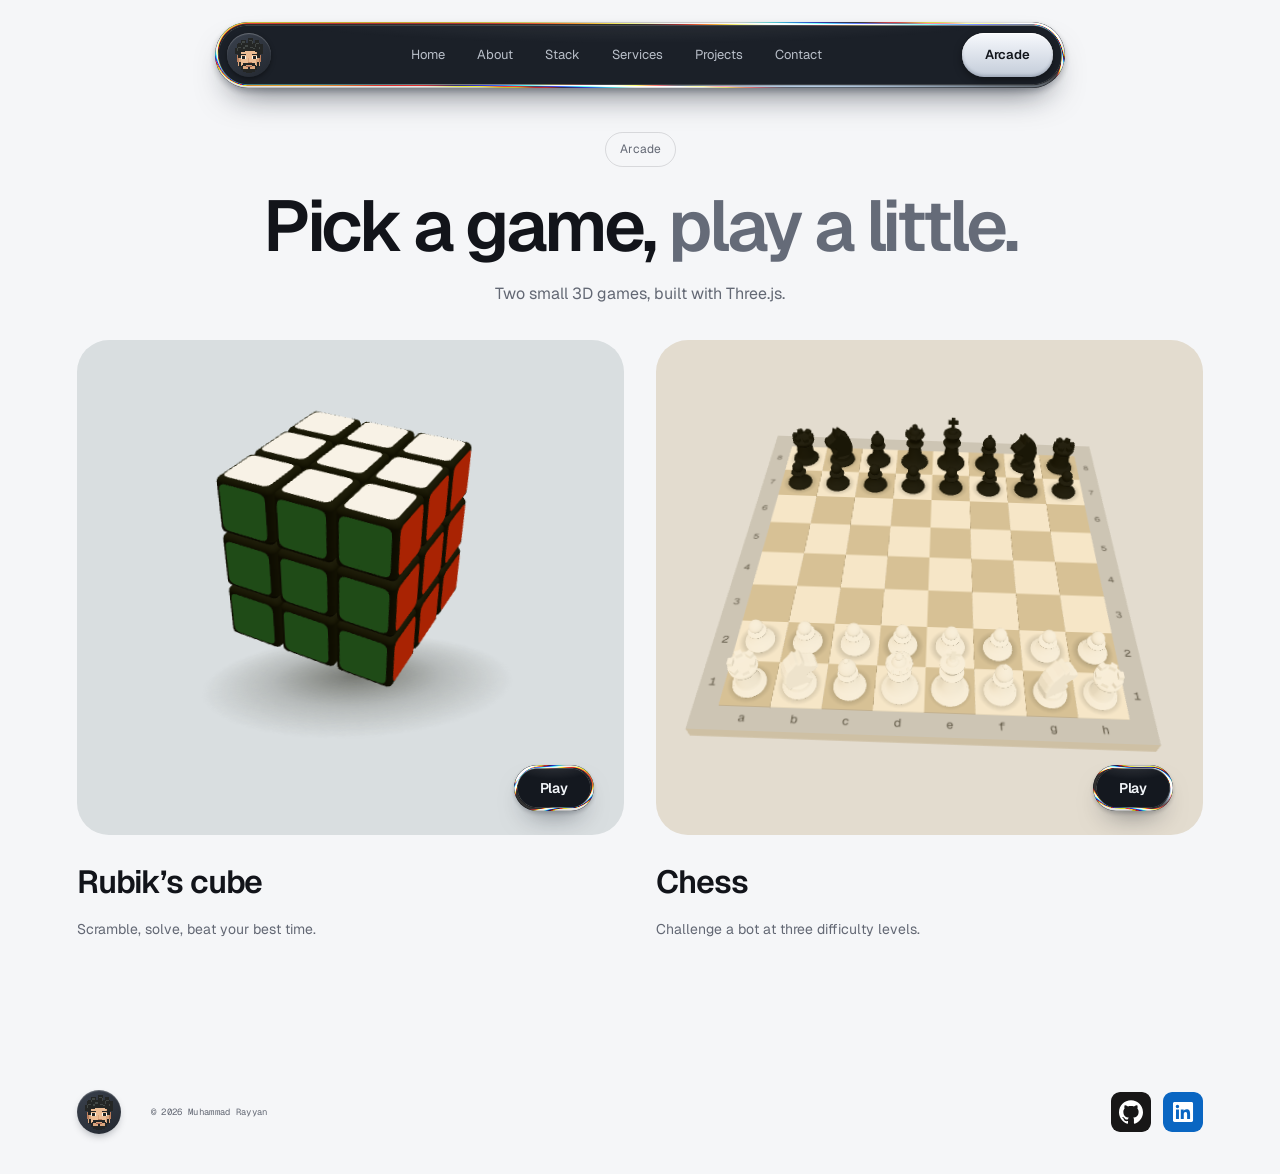
<file: arcade/index.html>
<!doctype html>
<html lang="en">
  <head>
    <meta charset="utf-8" />
    <meta name="viewport" content="width=device-width, initial-scale=1" />
    <meta name="theme-color" content="#ffffff" />
    <title>Arcade | Muhammad Rayyan</title>
    <meta name="description" content="Two small 3D games by Muhammad Rayyan, built with Three.js: a Rubik’s cube you can scramble and solve, and chess against a bot." />
    <link rel="canonical" href="https://www.rayyandev.tech/arcade/" />
    <meta property="og:title" content="Arcade | Muhammad Rayyan" />
    <meta property="og:description" content="Two small 3D games built with Three.js: a Rubik’s cube and chess against a bot." />
    <meta property="og:type" content="website" />
    <meta property="og:url" content="https://www.rayyandev.tech/arcade/" />
    <meta property="og:image" content="https://www.rayyandev.tech/assets/arcade/posters/cube.webp" />
    <meta property="og:site_name" content="Muhammad Rayyan" />
    <meta name="twitter:card" content="summary_large_image" />
    <meta name="twitter:title" content="Arcade | Muhammad Rayyan" />
    <meta name="twitter:image" content="https://www.rayyandev.tech/assets/arcade/posters/cube.webp" />
    <meta name="robots" content="index, follow, max-image-preview:large" />
    <meta property="og:locale" content="en_US" />
    <meta property="og:image:width" content="900" />
    <meta property="og:image:height" content="690" />
    <meta property="og:image:type" content="image/webp" />
    <meta property="og:image:alt" content="3D Rubik&#x27;s cube in Muhammad Rayyan&#x27;s arcade" />
    <meta name="twitter:description" content="Two small 3D games by Muhammad Rayyan, built with Three.js: a Rubik’s cube you can scramble and solve, and chess against a bot." />
    <meta name="twitter:image:alt" content="3D Rubik&#x27;s cube in Muhammad Rayyan&#x27;s arcade" />
    <link rel="describedby" href="/llms.txt" type="text/plain" />
    <link rel="sitemap" href="/sitemap.xml" type="application/xml" />
    <link id="favicon" rel="icon" href="/assets/favicon-avatar.png?v=3" type="image/png" sizes="32x32" />
    <link rel="apple-touch-icon" href="/assets/apple-touch-icon.png?v=3" sizes="180x180" />
    <link rel="preload" href="/assets/fonts/geist-var.woff2" as="font" type="font/woff2" crossorigin />
        <link rel="stylesheet" href="/assets/portfolio.css?v=5" />
    <link rel="stylesheet" href="/assets/cohesion.css?v=12" />
    <link rel="stylesheet" href="/assets/liquid-metal-button.css?v=3" />
    <link rel="stylesheet" href="/assets/navbar.css?v=3" />
    <link rel="stylesheet" href="/assets/arcade/arcade.css?v=4" />
    <script type="importmap">
      {
        "imports": {
          "three": "/assets/vendor/three@0.186.0/three.module.min.js",
          "three/addons/": "/assets/vendor/three@0.186.0/addons/",
          "chess.js": "/assets/vendor/chess.js@1.4.0/chess.js"
        }
      }
    </script>
        <script src="/assets/portfolio.js" defer></script>
    <script src="/assets/liquid-metal-button.js?v=4" defer></script>
    <script src="/assets/navbar.js?v=3" defer></script>
    <script src="/assets/favicon.js" defer></script>
    <script src="/assets/magic-cursor.js?v=2" defer></script>
    <script type="module" src="/assets/arcade/index.js"></script>
    <script type="application/ld+json">
      {
        "@context": "https://schema.org",
        "@type": "CollectionPage",
        "name": "Arcade | Muhammad Rayyan",
        "url": "https://www.rayyandev.tech/arcade/",
        "description": "Two small 3D games built with Three.js: a Rubik’s cube and chess against a bot.",
        "isPartOf": { "@id": "https://www.rayyandev.tech/#website" },
        "hasPart": [
          { "@type": "VideoGame", "name": "Rubik’s cube", "url": "https://www.rayyandev.tech/arcade/cube/", "gamePlatform": "Web browser" },
          { "@type": "VideoGame", "name": "Chess", "url": "https://www.rayyandev.tech/arcade/chess/", "gamePlatform": "Web browser" }
        ]
      }
    </script>
    <script type="application/ld+json">
{
  "@context": "https://schema.org",
  "@type": "BreadcrumbList",
  "itemListElement": [
    {
      "@type": "ListItem",
      "position": 1,
      "name": "Portfolio",
      "item": "https://www.rayyandev.tech/"
    },
    {
      "@type": "ListItem",
      "position": 2,
      "name": "Arcade",
      "item": "https://www.rayyandev.tech/arcade/"
    }
  ]
}
    </script>
  </head>
  <body class="cohesion">
    <a class="skip-link" href="#main">Skip to content</a>
    <header class="site-header glass-nav">
      <a class="nav-avatar" href="/" aria-label="Muhammad Rayyan, home"><img src="/assets/favicon.svg" alt="" width="44" height="44" /></a>
      <nav id="site-navigation" aria-label="Main navigation">
        <a href="/">Home</a>
        <a href="/#about">About</a>
        <a href="/#skills">Stack</a>
        <a href="/services/">Services</a>
        <a href="/#projects">Projects</a>
        <a href="/#contact">Contact</a>
      </nav>
      <a class="nav-arcade" href="/arcade/" aria-current="page">Arcade</a>
      <button class="nav-toggle" type="button" aria-expanded="false" aria-controls="site-navigation" aria-label="Open navigation" hidden><span></span><span></span></button>
    </header>
    <main id="main">
      <section class="hero arcade-hero wrap" aria-labelledby="arcade-title">
        <p class="arcade-eyebrow">Arcade</p>
        <h1 id="arcade-title">Pick a game, <em>play a little.</em></h1>
        <p class="arcade-intro">Two small 3D games, built with Three.js.</p>
      </section>

      <section class="arcade-games wrap section-space" aria-label="Games">
        <div class="project-pair">
          <article class="project game-card" data-game="cube">
            <a class="project-visual game-visual cube-visual" href="/arcade/cube/" aria-label="Play Rubik’s cube">
              <div class="game-stage-preview">
                <img src="/assets/arcade/posters/cube.webp" width="900" height="690" alt="" decoding="async" />
              </div>
              <div class="visual-bottomline mono">
                <span class="liquid-button play-pill">Play</span>
              </div>
            </a>
            <div class="project-info">
              <div>
                <h2 class="game-card-title"><a href="/arcade/cube/">Rubik’s cube</a></h2>
              </div>
              <div>
                <p>Scramble, solve, beat your best time.</p>
                <p class="game-record" id="cube-record" hidden></p>
              </div>
            </div>
          </article>
          <article class="project project-offset game-card" data-game="chess">
            <a class="project-visual game-visual chess-visual" href="/arcade/chess/" aria-label="Play chess against the bot">
              <div class="game-stage-preview">
                <img src="/assets/arcade/posters/chess.webp" width="900" height="690" alt="" decoding="async" />
              </div>
              <div class="visual-bottomline mono">
                <span class="liquid-button play-pill">Play</span>
              </div>
            </a>
            <div class="project-info">
              <div>
                <h2 class="game-card-title"><a href="/arcade/chess/">Chess</a></h2>
              </div>
              <div>
                <p>Challenge a bot at three difficulty levels.</p>
                <p class="game-record" id="chess-record" hidden></p>
              </div>
            </div>
          </article>
        </div>
      </section>
    </main>
    <footer class="site-footer wrap">
      <a class="footer-avatar" href="/" aria-label="Muhammad Rayyan, home"><img src="/assets/favicon.svg" alt="" width="44" height="44" /></a>
      <p class="mono">© <span id="year">2026</span> Muhammad Rayyan</p>
      <div>
        <a class="social-icon" href="https://github.com/mrayyan911" target="_blank" rel="noopener noreferrer" aria-label="GitHub"><svg viewBox="0 0 24 24" aria-hidden="true" focusable="false"><rect width="24" height="24" rx="4.5" fill="#181717"/><path transform="translate(4.8 4.8) scale(.6)" fill="#fff" d="M12 .297c-6.63 0-12 5.373-12 12 0 5.303 3.438 9.8 8.205 11.385.6.113.82-.258.82-.577 0-.285-.01-1.04-.015-2.04-3.338.724-4.042-1.61-4.042-1.61C4.422 18.07 3.633 17.7 3.633 17.7c-1.087-.744.084-.729.084-.729 1.205.084 1.838 1.236 1.838 1.236 1.07 1.835 2.809 1.305 3.495.998.108-.776.417-1.305.76-1.605-2.665-.3-5.466-1.332-5.466-5.93 0-1.31.465-2.38 1.235-3.22-.135-.303-.54-1.523.105-3.176 0 0 1.005-.322 3.3 1.23.96-.267 1.98-.399 3-.405 1.02.006 2.04.138 3 .405 2.28-1.552 3.285-1.23 3.285-1.23.645 1.653.24 2.873.12 3.176.765.84 1.23 1.91 1.23 3.22 0 4.61-2.805 5.625-5.475 5.92.42.36.81 1.096.81 2.22 0 1.606-.015 2.896-.015 3.286 0 .315.21.69.825.57C20.565 22.092 24 17.592 24 12.297c0-6.627-5.373-12-12-12"/></svg></a>
        <a class="social-icon" href="https://linkedin.com/in/muhammadrayyan911" target="_blank" rel="noopener noreferrer" aria-label="LinkedIn"><svg viewBox="0 0 1024 1024" aria-hidden="true" focusable="false"><rect width="1024" height="1024" rx="190" fill="#0a66c2"/><path fill="#fff" d="M693.05 693.16h-76v-119c0-28.39-.58-64.92-39.59-64.92-39.61 0-45.66 30.89-45.66 62.82v121.1h-76V448.38h73v33.37h1c10.2-19.24 35-39.54 72-39.54 77 0 91.21 50.66 91.21 116.6v134.35Zm-323-278.28a44.12 44.12 0 1 1 44.12-44.14 44.07 44.07 0 0 1-44.09 44.14Zm38.09 278.28H332V448.38h76.18ZM731.06 256h-437.2c-20.93 0-37.86 16.54-37.86 37v439c0 20.43 16.93 37 37.86 37H731c20.9 0 38-16.52 38-37V293c0-20.41-17.1-37-38-37Z"/></svg></a>
      </div>
    </footer>
  </body>
</html>
</file>
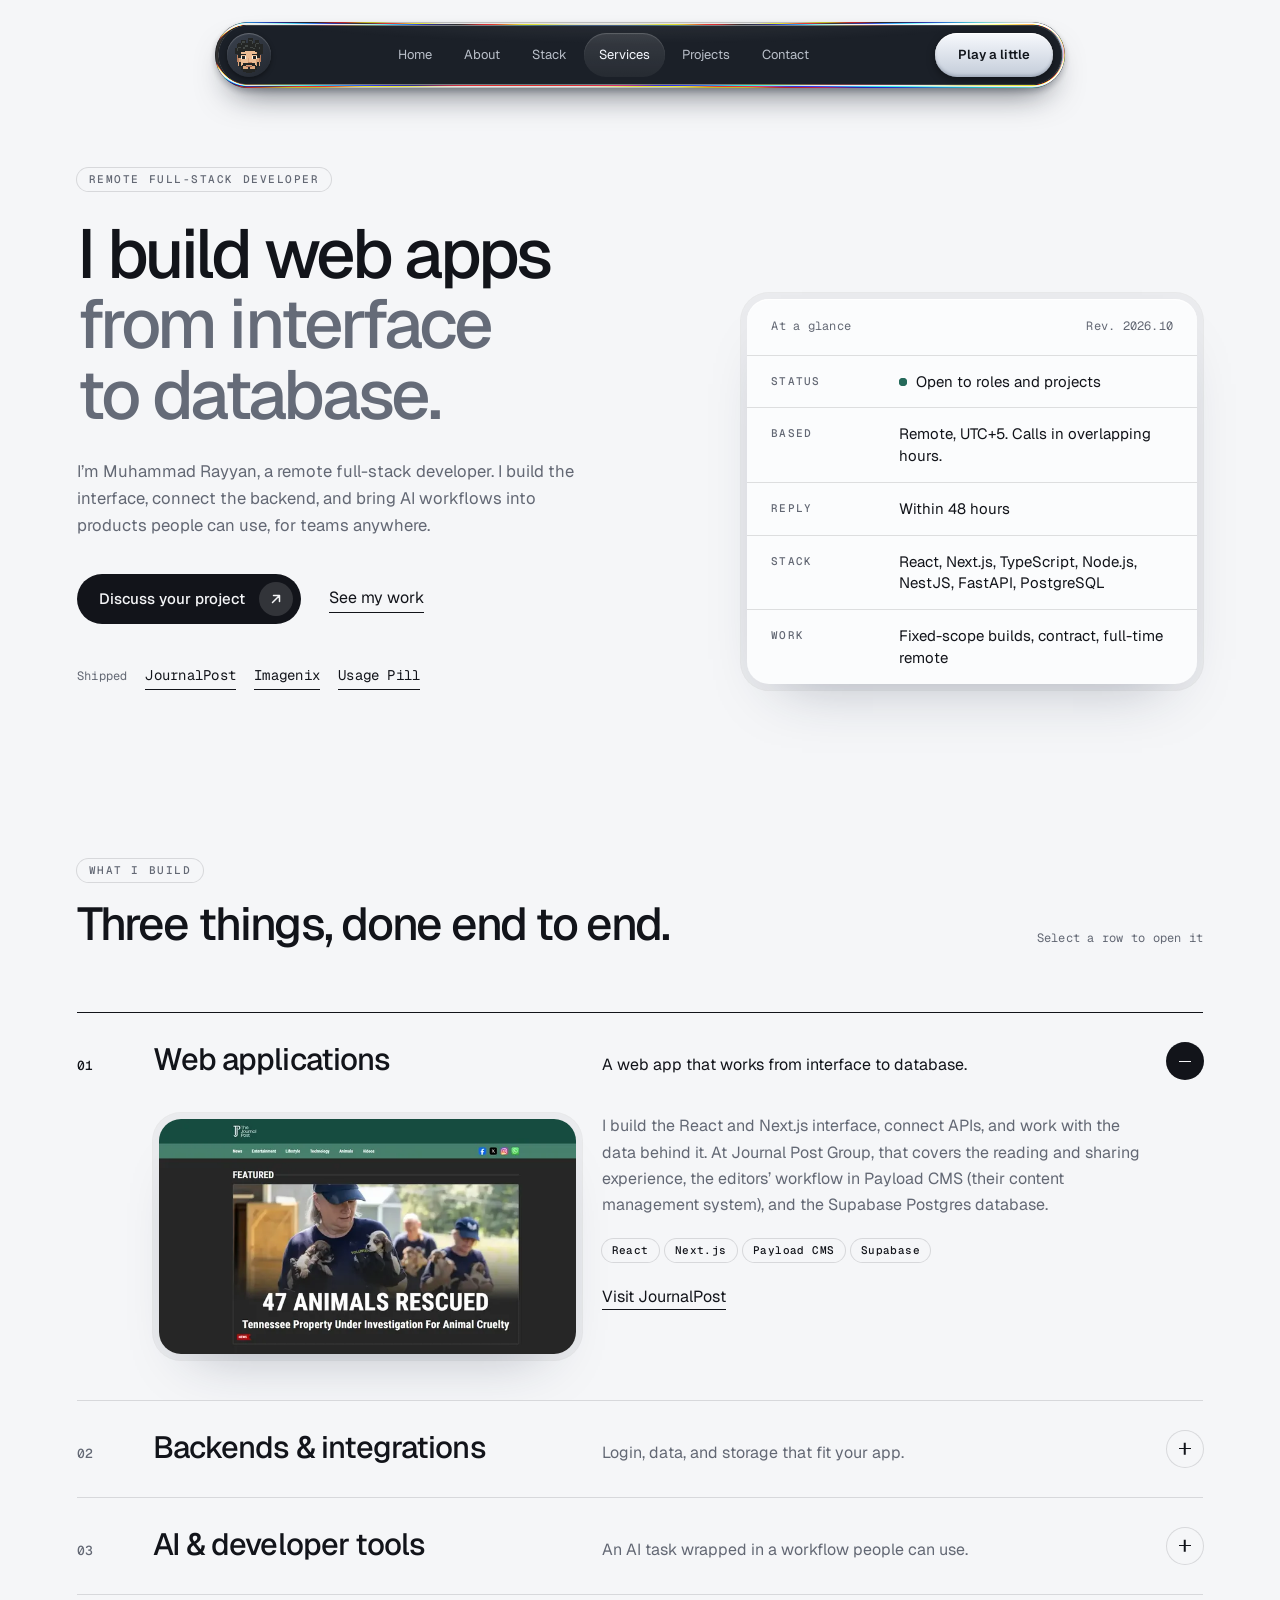
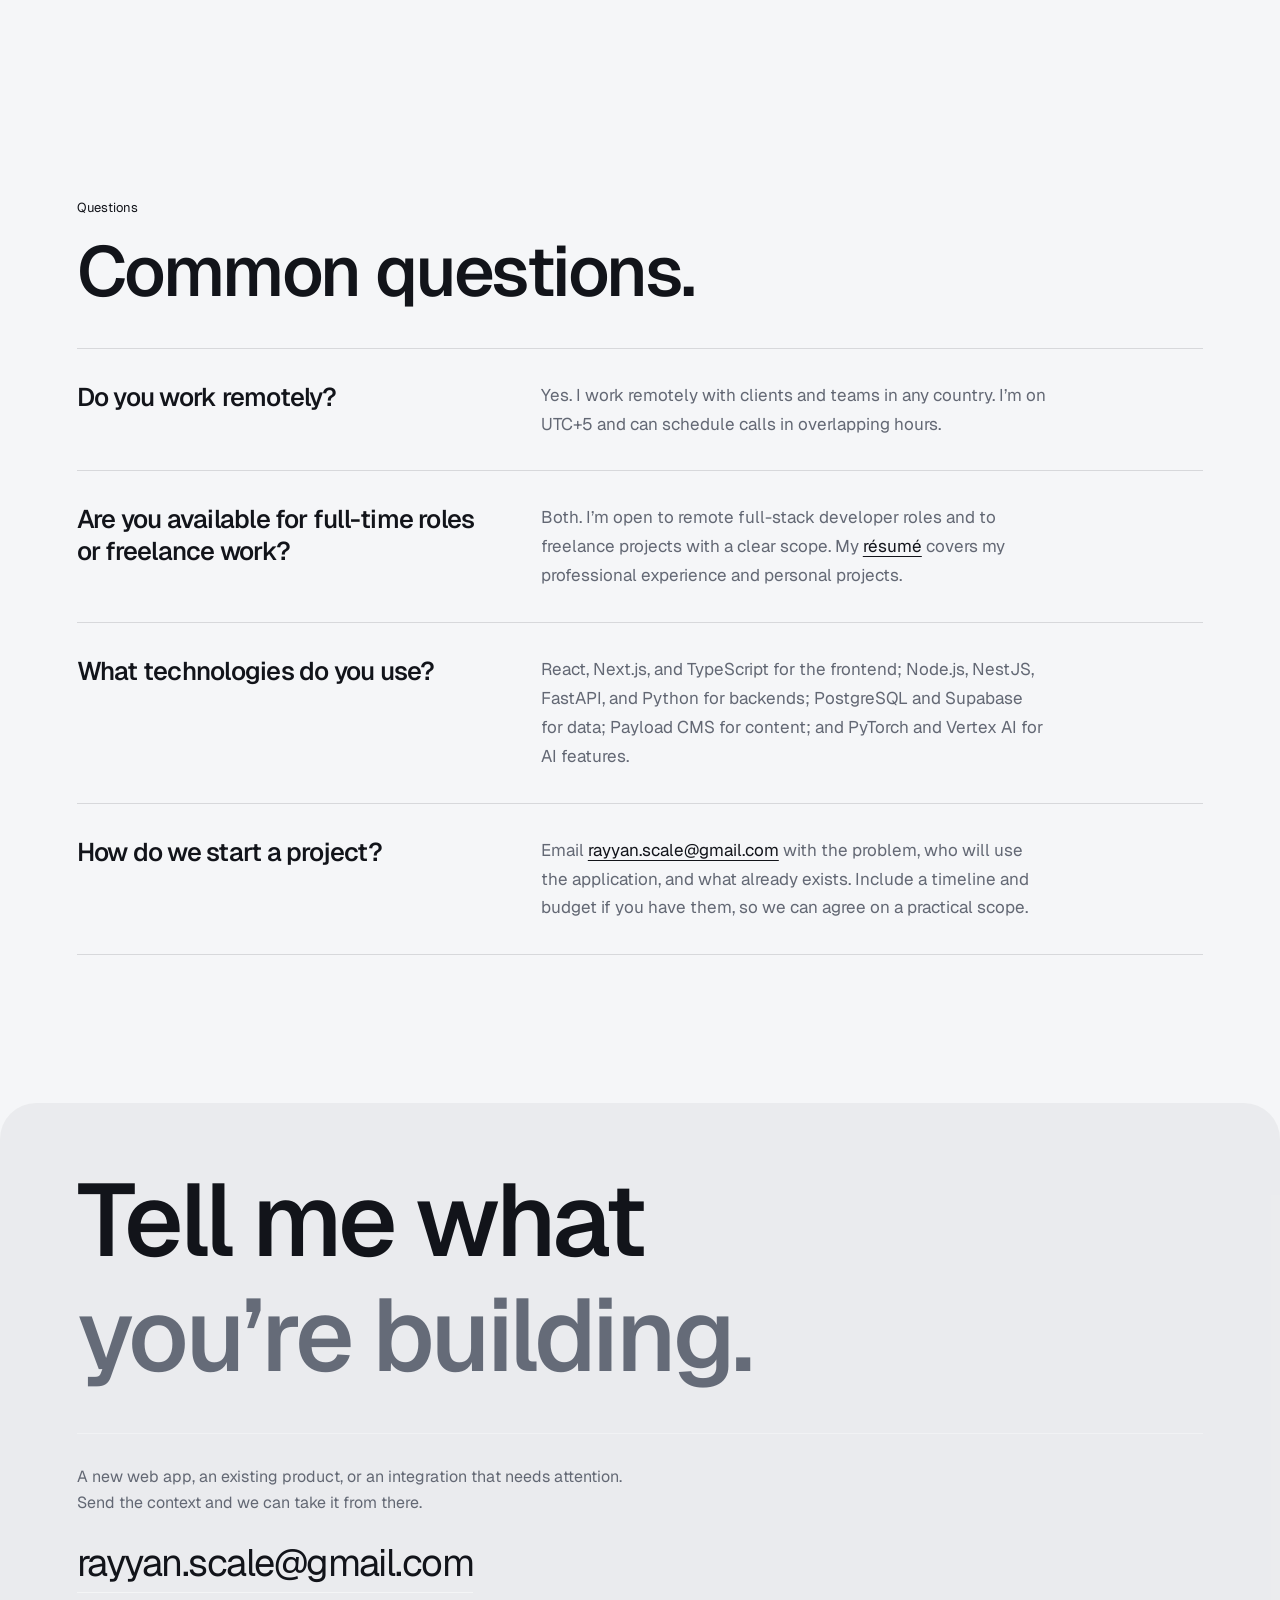
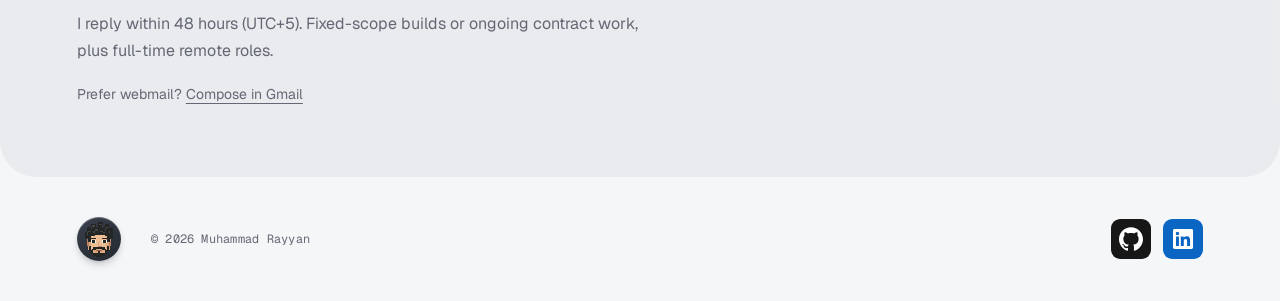
<file: services/index.html>
<!doctype html>
<html lang="en">
  <head>
    <meta charset="utf-8" />
    <meta name="viewport" content="width=device-width, initial-scale=1" />
    <meta name="theme-color" content="#f5f6f8" />
    <title>Hire a Remote Full-Stack Developer | Muhammad Rayyan</title>
    <meta name="description" content="Hire Muhammad Rayyan, a remote full-stack developer, for React and Next.js web apps, backend integrations, and AI workflows. Freelance or full-time, worldwide." />
    <meta name="robots" content="index, follow, max-image-preview:large" />
    <link rel="canonical" href="https://www.rayyandev.tech/services/" />
    <meta property="og:title" content="Hire a Remote Full-Stack Developer | Muhammad Rayyan" />
    <meta property="og:description" content="Hire Muhammad Rayyan, a remote full-stack developer, for React and Next.js web apps, backend integrations, and AI workflows. Freelance or full-time, worldwide." />
    <meta property="og:type" content="website" />
    <meta property="og:url" content="https://www.rayyandev.tech/services/" />
    <meta property="og:site_name" content="Muhammad Rayyan" />
    <meta property="og:image" content="https://www.rayyandev.tech/assets/og-services.jpg" />
    <meta property="og:image:width" content="1200" />
    <meta property="og:image:height" content="630" />
    <meta property="og:image:type" content="image/jpeg" />
    <meta property="og:image:alt" content="Remote full-stack developer for your next build, by Muhammad Rayyan" />
    <meta name="twitter:card" content="summary_large_image" />
    <meta name="twitter:title" content="Hire a Remote Full-Stack Developer | Muhammad Rayyan" />
    <meta name="twitter:description" content="Hire Muhammad Rayyan, a remote full-stack developer, for React and Next.js web apps, backend integrations, and AI workflows. Freelance or full-time, worldwide." />
    <meta name="twitter:image" content="https://www.rayyandev.tech/assets/og-services.jpg" />
    <meta name="twitter:image:alt" content="Remote full-stack developer for your next build, by Muhammad Rayyan" />
    <link rel="sitemap" type="application/xml" href="/sitemap.xml" />
    <link id="favicon" rel="icon" href="/assets/favicon-avatar.png?v=3" type="image/png" sizes="32x32" />
    <link rel="apple-touch-icon" href="/assets/apple-touch-icon.png?v=3" sizes="180x180" />
    <link rel="preload" href="/assets/fonts/geist-var.woff2" as="font" type="font/woff2" crossorigin />
    <link rel="stylesheet" href="/assets/portfolio.css?v=5" />
    <link rel="stylesheet" href="/assets/cohesion.css?v=12" />
    <link rel="stylesheet" href="/assets/liquid-metal-button.css?v=3" />
    <link rel="stylesheet" href="/assets/navbar.css?v=3" />
    <link rel="stylesheet" href="/assets/content.css?v=16" />
    <script src="/assets/portfolio.js" defer></script>
    <script src="/assets/liquid-metal-button.js?v=4" defer></script>
    <script src="/assets/navbar.js?v=3" defer></script>
    <script src="/assets/favicon.js" defer></script>
    <script src="/assets/magic-cursor.js?v=2" defer></script>
    <script src="/assets/sticky-cta.js?v=2" defer></script>
    <script src="/assets/services.js" defer></script>
    <script type="application/ld+json">
{
  "@context": "https://schema.org",
  "@graph": [
    {
      "@type": "WebPage",
      "@id": "https://www.rayyandev.tech/services/#page",
      "url": "https://www.rayyandev.tech/services/",
      "name": "Hire a Remote Full-Stack Developer | Muhammad Rayyan",
      "description": "Hire Muhammad Rayyan, a remote full-stack developer, for React and Next.js web apps, backend integrations, and AI workflows. Freelance or full-time, worldwide.",
      "inLanguage": "en",
      "isPartOf": {
        "@id": "https://www.rayyandev.tech/#website"
      },
      "author": {
        "@type": "Person",
        "@id": "https://www.rayyandev.tech/#person",
        "name": "Muhammad Rayyan",
        "url": "https://www.rayyandev.tech/"
      },
      "about": {
        "@type": "Person",
        "@id": "https://www.rayyandev.tech/#person",
        "name": "Muhammad Rayyan",
        "url": "https://www.rayyandev.tech/"
      },
      "dateModified": "2026-10-30",
      "mainEntity": [
        {
          "@id": "https://www.rayyandev.tech/services/#web-applications"
        },
        {
          "@id": "https://www.rayyandev.tech/services/#backends"
        },
        {
          "@id": "https://www.rayyandev.tech/services/#ai-tools"
        }
      ]
    },
    {
      "@type": "BreadcrumbList",
      "itemListElement": [
        {
          "@type": "ListItem",
          "position": 1,
          "name": "Portfolio",
          "item": "https://www.rayyandev.tech/"
        },
        {
          "@type": "ListItem",
          "position": 2,
          "name": "Services",
          "item": "https://www.rayyandev.tech/services/"
        }
      ]
    },
    {
      "@type": "Service",
      "@id": "https://www.rayyandev.tech/services/#web-applications",
      "name": "Web application development",
      "serviceType": "Web application development",
      "description": "React and Next.js web applications with their own backend, APIs, and content management.",
      "provider": {
        "@id": "https://www.rayyandev.tech/#person"
      },
      "areaServed": {
        "@type": "Place",
        "name": "Worldwide"
      },
      "availableChannel": {
        "@type": "ServiceChannel",
        "serviceUrl": "https://www.rayyandev.tech/services/"
      }
    },
    {
      "@type": "Service",
      "@id": "https://www.rayyandev.tech/services/#backends",
      "name": "Backend and API integration",
      "serviceType": "Backend and API integration",
      "description": "Authentication, database models, file storage, and background jobs with Node.js, NestJS, FastAPI, and PostgreSQL.",
      "provider": {
        "@id": "https://www.rayyandev.tech/#person"
      },
      "areaServed": {
        "@type": "Place",
        "name": "Worldwide"
      },
      "availableChannel": {
        "@type": "ServiceChannel",
        "serviceUrl": "https://www.rayyandev.tech/services/"
      }
    },
    {
      "@type": "Service",
      "@id": "https://www.rayyandev.tech/services/#ai-tools",
      "name": "AI application and developer tool development",
      "serviceType": "AI application and developer tool development",
      "description": "Applications built around AI tasks, from input upload and job management to results and export, plus developer tools.",
      "provider": {
        "@id": "https://www.rayyandev.tech/#person"
      },
      "areaServed": {
        "@type": "Place",
        "name": "Worldwide"
      },
      "availableChannel": {
        "@type": "ServiceChannel",
        "serviceUrl": "https://www.rayyandev.tech/services/"
      }
    },
    {
      "@type": "FAQPage",
      "@id": "https://www.rayyandev.tech/services/#faq",
      "mainEntity": [
        {
          "@type": "Question",
          "name": "Do you work remotely?",
          "acceptedAnswer": {
            "@type": "Answer",
            "text": "Yes. I work remotely with clients and teams in any country. I’m on UTC+5 and can schedule calls in overlapping hours."
          }
        },
        {
          "@type": "Question",
          "name": "Are you available for full-time roles or freelance work?",
          "acceptedAnswer": {
            "@type": "Answer",
            "text": "Both. I’m open to remote full-stack developer roles and to freelance projects with a clear scope. My résumé covers my professional experience and personal projects."
          }
        },
        {
          "@type": "Question",
          "name": "What technologies do you use?",
          "acceptedAnswer": {
            "@type": "Answer",
            "text": "React, Next.js, and TypeScript for the frontend; Node.js, NestJS, FastAPI, and Python for backends; PostgreSQL and Supabase for data; Payload CMS for content; and PyTorch and Vertex AI for AI features."
          }
        },
        {
          "@type": "Question",
          "name": "How do we start a project?",
          "acceptedAnswer": {
            "@type": "Answer",
            "text": "Email rayyan.scale@gmail.com with the problem, who will use the application, and what already exists. Include a timeline and budget if you have them, so we can agree on a practical scope."
          }
        }
      ]
    }
  ]
}
    </script>
  </head>
  <body class="cohesion services-page">
    <a class="skip-link" href="#main">Skip to content</a>
    <header class="site-header glass-nav">
      <a class="nav-avatar" href="/" aria-label="Muhammad Rayyan, home"><img src="/assets/favicon.svg" alt="" width="44" height="44" /></a>
      <nav id="site-navigation" aria-label="Main navigation">
        <a href="/">Home</a>
        <a href="/#about">About</a>
        <a href="/#skills">Stack</a>
        <a href="/services/" aria-current="page">Services</a>
        <a href="/#projects">Projects</a>
        <a href="/#contact">Contact</a>
      </nav>
      <a class="nav-arcade" href="/arcade/">Play a little</a>
      <button class="nav-toggle" type="button" aria-expanded="false" aria-controls="site-navigation" aria-label="Open navigation" hidden><span></span><span></span></button>
    </header>
    <main id="main">
      <section class="hero" aria-labelledby="page-title">
        <div class="wrap hero-grid">
          <div>
            <p class="tag reveal">Remote full-stack developer</p>
            <h1 id="page-title">
              <span class="line"><span>I build web apps</span></span>
              <span class="line"><span class="dim">from interface to database.</span></span>
            </h1>
            <p class="lede reveal" style="--d: 0.25s">I&#8217;m Muhammad Rayyan, a remote full-stack developer. I build the interface, connect the backend, and bring AI workflows into products people can use, for teams anywhere.</p>
            <div class="actions reveal" style="--d: 0.35s">
              <a class="btn" href="mailto:rayyan.scale@gmail.com?subject=Let%27s%20discuss%20a%20project">Discuss your project<span class="arrow"><svg viewBox="0 0 16 16" aria-hidden="true"><path d="M4.5 11.5l7-7M5.5 4.5h6v6" /></svg></span></a>
              <a class="link" href="/#projects">See my work</a>
            </div>
            <p class="proof mono reveal" style="--d: 0.45s">
              Shipped
              <a class="link" href="https://journalpost.com" target="_blank" rel="noopener noreferrer">JournalPost</a>
              <a class="link" href="/projects/imagenix/">Imagenix</a>
              <a class="link" href="https://github.com/mrayyan911/usage-pill" target="_blank" rel="noopener noreferrer">Usage Pill</a>
            </p>
          </div>

          <aside class="bezel reveal spec" style="--d: 0.3s" aria-label="At a glance">
            <div class="core">
              <div class="spec-head mono"><span>At a glance</span><span>Rev. 2026.10</span></div>
              <dl>
                <div class="row"><dt>Status</dt><dd><span class="dot" aria-hidden="true"></span>Open to roles and projects</dd></div>
                <div class="row"><dt>Based</dt><dd>Remote, UTC+5. Calls in overlapping hours.</dd></div>
                <div class="row"><dt>Reply</dt><dd>Within 48 hours</dd></div>
                <div class="row"><dt>Stack</dt><dd>React, Next.js, TypeScript, Node.js, NestJS, FastAPI, PostgreSQL</dd></div>
                <div class="row"><dt>Work</dt><dd>Fixed-scope builds, contract, full-time remote</dd></div>
              </dl>
            </div>
          </aside>
        </div>
      </section>

      <section class="services" aria-labelledby="services-title">
        <div class="wrap">
          <div class="section-head reveal">
            <div>
              <p class="tag">What I build</p>
              <h2 id="services-title">Three things, done end to end.</h2>
            </div>
            <p class="mono">Select a row to open it</p>
          </div>

          <div class="index">
            <article class="item open reveal">
              <h3>
                <button class="item-head" id="s1-head" type="button" aria-expanded="true" aria-controls="s1">
                  <span class="num">01</span>
                  <span class="title">Web applications</span>
                  <span class="outcome">A web app that works from interface to database.</span>
                  <span class="plus" aria-hidden="true"></span>
                </button>
              </h3>
              <div class="panel" id="s1" role="region" aria-labelledby="s1-head"><div>
                <div class="panel-inner">
                  <div class="visual bezel"><div class="core"><img src="/assets/journalpost-home-720.webp" alt="JournalPost home page" width="720" height="384" loading="lazy" decoding="async" /></div></div>
                  <div class="copy">
                    <p>I build the React and Next.js interface, connect APIs, and work with the data behind it. At Journal Post Group, that covers the reading and sharing experience, the editors&#8217; workflow in Payload CMS (their content management system), and the Supabase Postgres database.</p>
                    <ul class="tags"><li>React</li><li>Next.js</li><li>Payload CMS</li><li>Supabase</li></ul>
                    <a class="link" href="https://journalpost.com" target="_blank" rel="noopener noreferrer">Visit JournalPost</a>
                  </div>
                </div>
              </div></div>
            </article>

            <article class="item reveal">
              <h3>
                <button class="item-head" id="s2-head" type="button" aria-expanded="false" aria-controls="s2">
                  <span class="num">02</span>
                  <span class="title">Backends &amp; integrations</span>
                  <span class="outcome">Login, data, and storage that fit your app.</span>
                  <span class="plus" aria-hidden="true"></span>
                </button>
              </h3>
              <div class="panel" id="s2" role="region" aria-labelledby="s2-head"><div>
                <div class="panel-inner">
                  <div class="visual bezel"><div class="core stack" aria-hidden="true">
                    <span><img src="/assets/logos/nestjs.svg" alt="" width="26" height="26" loading="lazy" />NestJS</span>
                    <span><img src="/assets/logos/fastapi.svg" alt="" width="26" height="26" loading="lazy" />FastAPI</span>
                    <span><img src="/assets/logos/postgresql.svg" alt="" width="26" height="26" loading="lazy" />PostgreSQL</span>
                    <span><img src="/assets/logos/firebase.svg" alt="" width="26" height="26" loading="lazy" />Firebase</span>
                  </div></div>
                  <div class="copy">
                    <p>I connect authentication, database models, file storage, and background jobs with Node.js, NestJS, FastAPI, and PostgreSQL. During my Voliom internship, alongside a senior developer, I implemented Firebase authentication, email verification, and JWT security (signed tokens that keep logins safe), worked on dataset storage, and connected Vertex AI (Google&#8217;s AI platform) for image generation and analysis.</p>
                    <ul class="tags"><li>Node.js</li><li>NestJS</li><li>FastAPI</li><li>PostgreSQL</li></ul>
                    <a class="link" href="/#experience">Read my work experience</a>
                  </div>
                </div>
              </div></div>
            </article>

            <article class="item reveal">
              <h3>
                <button class="item-head" id="s3-head" type="button" aria-expanded="false" aria-controls="s3">
                  <span class="num">03</span>
                  <span class="title">AI &amp; developer tools</span>
                  <span class="outcome">An AI task wrapped in a workflow people can use.</span>
                  <span class="plus" aria-hidden="true"></span>
                </button>
              </h3>
              <div class="panel" id="s3" role="region" aria-labelledby="s3-head"><div>
                <div class="panel-inner">
                  <div class="visual bezel"><div class="core"><img src="/assets/Imagenix-640.webp" alt="Imagenix image dataset workspace" width="640" height="333" loading="lazy" decoding="async" /></div></div>
                  <div class="copy">
                    <p>I build the application around the task: uploading inputs, managing jobs, presenting results, and exporting the output. Imagenix does this for image annotation and augmentation in a web workspace (Next.js, NestJS, FastAPI, PyTorch). I also build developer tools, such as Usage Pill, an Electron overlay for checking Claude Code and Codex activity, usage limits, and reset times.</p>
                    <ul class="tags"><li>Python</li><li>PyTorch</li><li>Vertex AI</li><li>Electron</li></ul>
                    <a class="link" href="/projects/imagenix/">Explore the Imagenix case study</a>
                  </div>
                </div>
              </div></div>
            </article>
          </div>
        </div>
      </section>
      <section class="faq-section section-space" aria-labelledby="faq-title">
        <div class="wrap">
          <div class="section-heading">
            <div>
              <p class="eyebrow">Questions</p>
              <h2 id="faq-title">Common questions.</h2>
            </div>
          </div>
          <div class="faq-list">
          <div class="faq-row">
            <h3>Do you work remotely?</h3>
            <p>Yes. I work remotely with clients and teams in any country. I&#8217;m on UTC+5 and can schedule calls in overlapping hours.</p>
          </div>
          <div class="faq-row">
            <h3>Are you available for full-time roles or freelance work?</h3>
            <p>Both. I&#8217;m open to remote full-stack developer roles and to freelance projects with a clear scope. My <a href="/MuhammadRayyan-Resume.pdf">résumé</a> covers my professional experience and personal projects.</p>
          </div>
          <div class="faq-row">
            <h3>What technologies do you use?</h3>
            <p>React, Next.js, and TypeScript for the frontend; Node.js, NestJS, FastAPI, and Python for backends; PostgreSQL and Supabase for data; Payload CMS for content; and PyTorch and Vertex AI for AI features.</p>
          </div>
          <div class="faq-row">
            <h3>How do we start a project?</h3>
            <p>Email <a href="mailto:rayyan.scale@gmail.com">rayyan.scale@gmail.com</a> with the problem, who will use the application, and what already exists. Include a timeline and budget if you have them, so we can agree on a practical scope.</p>
          </div>
          </div>
        </div>
      </section>

      <section class="contact-section" aria-labelledby="contact-title">
        <div class="wrap">
          <div class="contact-heading">
            <h2 id="contact-title">Tell me what<br /><em>you&#8217;re building.</em></h2>
          </div>
          <div class="contact-bottom">
            <div>
              <p>A new web app, an existing product, or an integration that needs attention.<br />Send the context and we can take it from there.</p>
              <a class="contact-email" href="mailto:rayyan.scale@gmail.com">rayyan.scale@gmail.com</a>
              <p class="contact-note">I reply within 48 hours (UTC+5). Fixed-scope builds or ongoing contract work, plus full-time remote roles.</p>
              <p class="webmail-option">
                Prefer webmail?
                <a href="https://mail.google.com/mail/?view=cm&amp;fs=1&amp;to=rayyan.scale%40gmail.com" target="_blank" rel="noopener noreferrer">Compose in Gmail</a>
              </p>
            </div>
          </div>
        </div>
      </section>
    </main>
    <a class="sticky-cta" href="mailto:rayyan.scale@gmail.com?subject=Let%27s%20discuss%20a%20project">Discuss your project</a>
    <footer class="site-footer wrap">
      <a class="footer-avatar" href="/" aria-label="Muhammad Rayyan, home"><img src="/assets/favicon.svg" alt="" width="44" height="44" /></a>
      <p class="mono">© <span id="year">2026</span> Muhammad Rayyan</p>
      <div>
        <a class="social-icon" href="https://github.com/mrayyan911" target="_blank" rel="noopener noreferrer" aria-label="GitHub"><svg viewBox="0 0 24 24" aria-hidden="true" focusable="false"><rect width="24" height="24" rx="4.5" fill="#181717"/><path transform="translate(4.8 4.8) scale(.6)" fill="#fff" d="M12 .297c-6.63 0-12 5.373-12 12 0 5.303 3.438 9.8 8.205 11.385.6.113.82-.258.82-.577 0-.285-.01-1.04-.015-2.04-3.338.724-4.042-1.61-4.042-1.61C4.422 18.07 3.633 17.7 3.633 17.7c-1.087-.744.084-.729.084-.729 1.205.084 1.838 1.236 1.838 1.236 1.07 1.835 2.809 1.305 3.495.998.108-.776.417-1.305.76-1.605-2.665-.3-5.466-1.332-5.466-5.93 0-1.31.465-2.38 1.235-3.22-.135-.303-.54-1.523.105-3.176 0 0 1.005-.322 3.3 1.23.96-.267 1.98-.399 3-.405 1.02.006 2.04.138 3 .405 2.28-1.552 3.285-1.23 3.285-1.23.645 1.653.24 2.873.12 3.176.765.84 1.23 1.91 1.23 3.22 0 4.61-2.805 5.625-5.475 5.92.42.36.81 1.096.81 2.22 0 1.606-.015 2.896-.015 3.286 0 .315.21.69.825.57C20.565 22.092 24 17.592 24 12.297c0-6.627-5.373-12-12-12"/></svg></a>
        <a class="social-icon" href="https://www.linkedin.com/in/muhammadrayyan911/" target="_blank" rel="noopener noreferrer" aria-label="LinkedIn"><svg viewBox="0 0 1024 1024" aria-hidden="true" focusable="false"><rect width="1024" height="1024" rx="190" fill="#0a66c2"/><path fill="#fff" d="M693.05 693.16h-76v-119c0-28.39-.58-64.92-39.59-64.92-39.61 0-45.66 30.89-45.66 62.82v121.1h-76V448.38h73v33.37h1c10.2-19.24 35-39.54 72-39.54 77 0 91.21 50.66 91.21 116.6v134.35Zm-323-278.28a44.12 44.12 0 1 1 44.12-44.14 44.07 44.07 0 0 1-44.09 44.14Zm38.09 278.28H332V448.38h76.18ZM731.06 256h-437.2c-20.93 0-37.86 16.54-37.86 37v439c0 20.43 16.93 37 37.86 37H731c20.9 0 38-16.52 38-37V293c0-20.41-17.1-37-38-37Z"/></svg></a>
      </div>
    </footer>
  </body>
</html>
</file>
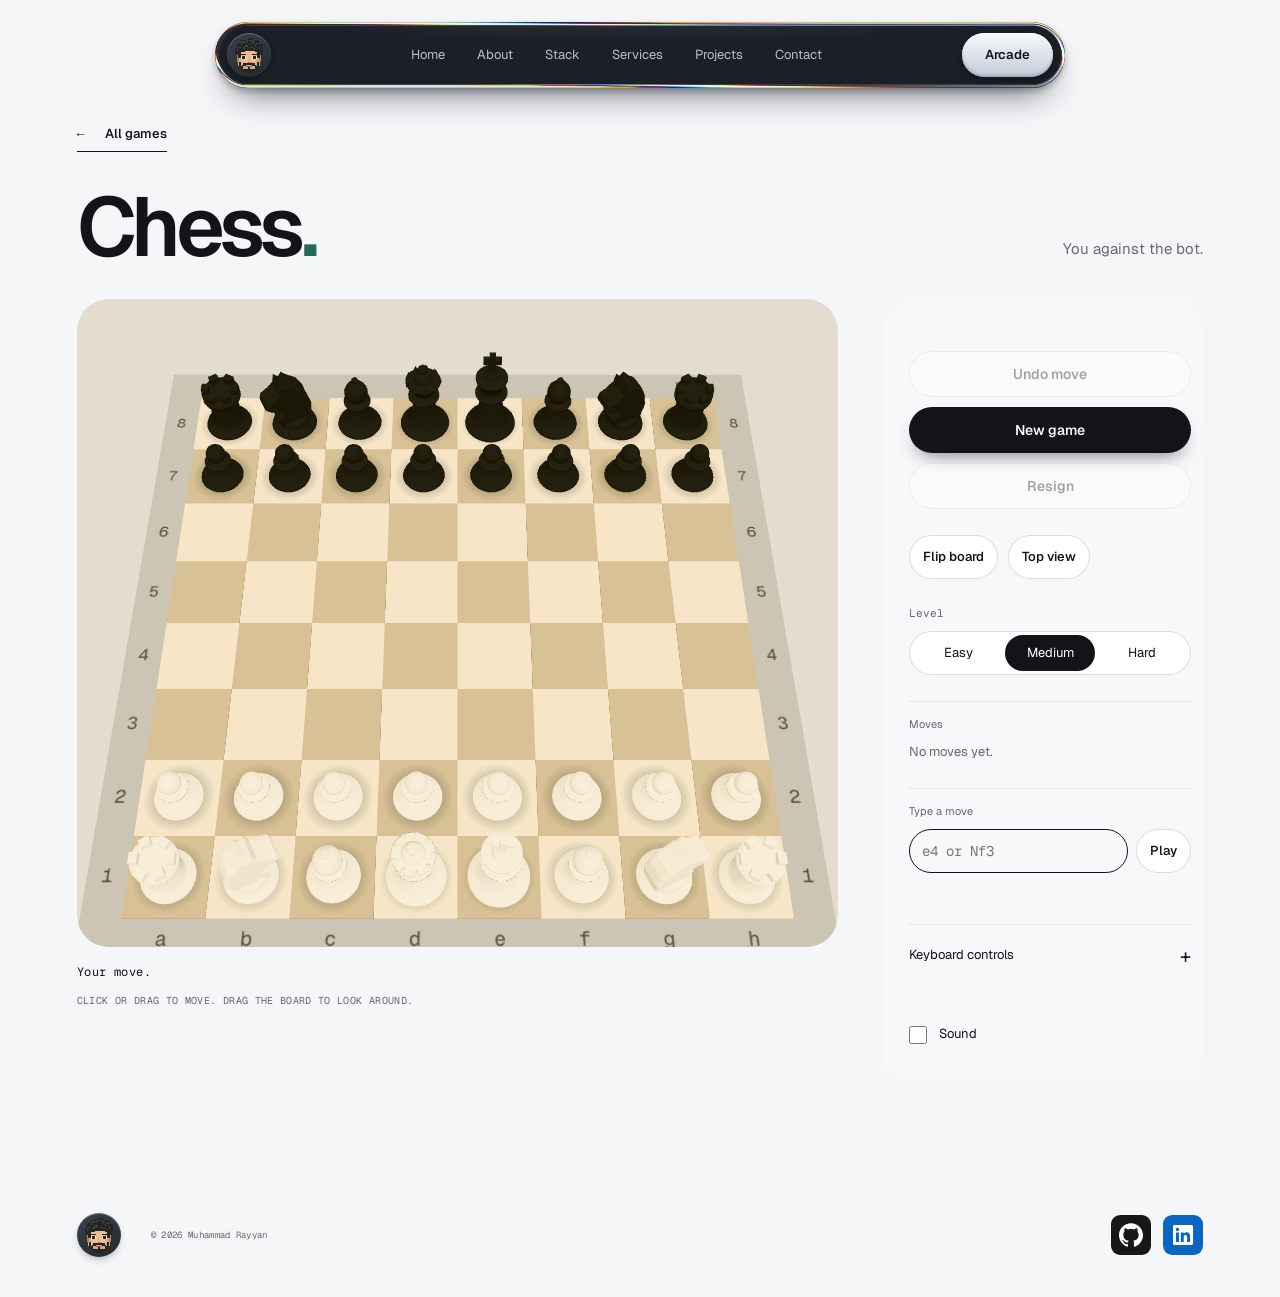
<file: arcade/chess/index.html>
<!doctype html>
<html lang="en">
  <head>
    <meta charset="utf-8" />
    <meta name="viewport" content="width=device-width, initial-scale=1" />
    <meta name="theme-color" content="#ffffff" />
    <title>Chess | Arcade | Muhammad Rayyan</title>
    <meta name="description" content="Play 3D chess against a bot in your browser. Choose white or black and an easy, medium, or hard level. Built by Muhammad Rayyan with Three.js." />
    <link rel="canonical" href="https://www.rayyandev.tech/arcade/chess/" />
    <meta property="og:title" content="Chess | Arcade | Muhammad Rayyan" />
    <meta property="og:description" content="Play 3D chess against a bot in your browser." />
    <meta property="og:type" content="website" />
    <meta property="og:url" content="https://www.rayyandev.tech/arcade/chess/" />
    <meta property="og:image" content="https://www.rayyandev.tech/assets/arcade/posters/chess.webp" />
    <meta property="og:site_name" content="Muhammad Rayyan" />
    <meta name="twitter:card" content="summary_large_image" />
    <meta name="twitter:title" content="Chess | Arcade | Muhammad Rayyan" />
    <meta name="twitter:image" content="https://www.rayyandev.tech/assets/arcade/posters/chess.webp" />
    <meta name="robots" content="index, follow, max-image-preview:large" />
    <meta property="og:locale" content="en_US" />
    <meta property="og:image:width" content="900" />
    <meta property="og:image:height" content="690" />
    <meta property="og:image:type" content="image/webp" />
    <meta property="og:image:alt" content="3D chess board in Muhammad Rayyan&#x27;s arcade" />
    <meta name="twitter:description" content="Play 3D chess against a bot in your browser. Choose white or black and an easy, medium, or hard level. Built by Muhammad Rayyan with Three.js." />
    <meta name="twitter:image:alt" content="3D chess board in Muhammad Rayyan&#x27;s arcade" />
    <link rel="describedby" href="/llms.txt" type="text/plain" />
    <link rel="sitemap" href="/sitemap.xml" type="application/xml" />
    <link id="favicon" rel="icon" href="/assets/favicon-avatar.png?v=3" type="image/png" sizes="32x32" />
    <link rel="apple-touch-icon" href="/assets/apple-touch-icon.png?v=3" sizes="180x180" />
    <link rel="preload" href="/assets/fonts/geist-var.woff2" as="font" type="font/woff2" crossorigin />
        <link rel="stylesheet" href="/assets/portfolio.css?v=5" />
    <link rel="stylesheet" href="/assets/cohesion.css?v=12" />
    <link rel="stylesheet" href="/assets/liquid-metal-button.css?v=3" />
    <link rel="stylesheet" href="/assets/navbar.css?v=3" />
    <link rel="stylesheet" href="/assets/arcade/arcade.css?v=4" />
    <script type="importmap">
      {
        "imports": {
          "three": "/assets/vendor/three@0.186.0/three.module.min.js",
          "three/addons/": "/assets/vendor/three@0.186.0/addons/",
          "chess.js": "/assets/vendor/chess.js@1.4.0/chess.js"
        }
      }
    </script>
    <link rel="modulepreload" href="/assets/vendor/three@0.186.0/three.module.min.js" />
    <link rel="modulepreload" href="/assets/vendor/three@0.186.0/three.core.min.js" />
    <link rel="modulepreload" href="/assets/vendor/chess.js@1.4.0/chess.js" />
        <script src="/assets/portfolio.js" defer></script>
    <script src="/assets/liquid-metal-button.js?v=4" defer></script>
    <script src="/assets/navbar.js?v=3" defer></script>
    <script src="/assets/favicon.js" defer></script>
    <script src="/assets/magic-cursor.js?v=2" defer></script>
    <script type="module" src="/assets/arcade/chess/page.js"></script>
    <script type="application/ld+json">
      {
        "@context": "https://schema.org",
        "@type": "VideoGame",
        "name": "Chess",
        "url": "https://www.rayyandev.tech/arcade/chess/",
        "description": "3D chess against a bot with three levels, in the browser.",
        "gamePlatform": "Web browser",
        "applicationCategory": "Game",
        "image": "https://www.rayyandev.tech/assets/arcade/posters/chess.webp",
        "author": { "@id": "https://www.rayyandev.tech/#person", "@type": "Person", "name": "Muhammad Rayyan" }
      }
    </script>
    <script type="application/ld+json">
{
  "@context": "https://schema.org",
  "@type": "BreadcrumbList",
  "itemListElement": [
    {
      "@type": "ListItem",
      "position": 1,
      "name": "Portfolio",
      "item": "https://www.rayyandev.tech/"
    },
    {
      "@type": "ListItem",
      "position": 2,
      "name": "Arcade",
      "item": "https://www.rayyandev.tech/arcade/"
    },
    {
      "@type": "ListItem",
      "position": 3,
      "name": "Chess",
      "item": "https://www.rayyandev.tech/arcade/chess/"
    }
  ]
}
    </script>
  </head>
  <body class="cohesion">
    <a class="skip-link" href="#main">Skip to content</a>
    <header class="site-header glass-nav">
      <a class="nav-avatar" href="/" aria-label="Muhammad Rayyan, home"><img src="/assets/favicon.svg" alt="" width="44" height="44" /></a>
      <nav id="site-navigation" aria-label="Main navigation">
        <a href="/">Home</a>
        <a href="/#about">About</a>
        <a href="/#skills">Stack</a>
        <a href="/services/">Services</a>
        <a href="/#projects">Projects</a>
        <a href="/#contact">Contact</a>
      </nav>
      <a class="nav-arcade" href="/arcade/" aria-current="page">Arcade</a>
      <button class="nav-toggle" type="button" aria-expanded="false" aria-controls="site-navigation" aria-label="Open navigation" hidden><span></span><span></span></button>
    </header>
    <main id="main" class="game-page chess-page wrap">
      <a class="text-link back-link" href="/arcade/">All games</a>
      <div class="game-heading">
        <h1>Chess<span class="accent">.</span></h1>
        <p class="game-lede">You against the bot.</p>
      </div>
      <div class="game-layout">
        <div class="stage-column">
          <div class="stage" id="stage">
            <img class="stage-poster" src="/assets/arcade/posters/chess.webp" width="900" height="690" alt="" />
            <canvas
              tabindex="0"
              role="application"
              aria-label="Chess board. Use arrow keys to move the cursor, Enter to pick up or place a piece."
              aria-describedby="chess-status"
            ></canvas>
            <div class="stage-message" id="stage-message" hidden></div>
            <div class="promotion" id="promotion" role="dialog" aria-labelledby="promotion-title" hidden>
              <p id="promotion-title">Promote your pawn to</p>
              <div class="button-row">
                <button type="button" class="button" data-piece="q" aria-label="Queen">♕</button>
                <button type="button" class="button" data-piece="r" aria-label="Rook">♖</button>
                <button type="button" class="button" data-piece="b" aria-label="Bishop">♗</button>
                <button type="button" class="button" data-piece="n" aria-label="Knight">♘</button>
              </div>
            </div>
            <div class="game-over" id="game-over" hidden>
              <h2 id="game-over-title"></h2>
              <div class="button-row">
                <button type="button" class="button button-primary" id="play-again">Play again</button>
                <button type="button" class="button" id="review">Review moves</button>
              </div>
            </div>
            <noscript><div class="stage-message"><p>This game needs JavaScript to run.</p></div></noscript>
          </div>
          <p class="stage-status mono" id="chess-status" role="status" aria-live="polite">Setting up the board…</p>
          <p class="visually-hidden" id="cursor-status" aria-live="polite"></p>
          <p class="stage-hint mono">Click or drag to move. Drag the board to look around.</p>
        </div>
        <aside class="game-panel" aria-label="Chess controls">
          <div class="captures" aria-label="Captured pieces">
            <div id="captured-by-bot"></div>
            <div id="captured-by-you"></div>
          </div>
          <div class="button-row game-actions">
            <button type="button" class="button" id="undo" disabled>Undo move</button>
            <button type="button" class="button button-primary" id="new-game">New game</button>
            <button type="button" class="button" id="resign" disabled>Resign</button>
          </div>
          <div class="confirm" id="resign-confirm" hidden>
            <p>Resign this game?</p>
            <div class="button-row">
              <button type="button" class="button button-small" id="resign-yes">Resign</button>
              <button type="button" class="button button-small" id="resign-no">Keep playing</button>
            </div>
          </div>
          <div class="button-row">
            <button type="button" class="button button-small" id="flip">Flip board</button>
            <button type="button" class="button button-small" id="top-view" aria-pressed="false">Top view</button>
          </div>
          <fieldset class="choice-group">
            <legend>Level</legend>
            <div class="segmented">
              <label><input type="radio" name="level" value="easy" /><span>Easy</span></label>
              <label><input type="radio" name="level" value="medium" checked /><span>Medium</span></label>
              <label><input type="radio" name="level" value="hard" /><span>Hard</span></label>
            </div>
          </fieldset>
          <div class="panel-block">
            <span class="panel-label">Moves</span>
            <ol class="move-list" id="move-list"></ol>
            <p class="move-list-empty" id="move-list-empty">No moves yet.</p>
          </div>
          <form class="panel-block" id="move-form" autocomplete="off">
            <label class="panel-label" for="move-text">Type a move</label>
            <div class="move-input">
              <input id="move-text" name="move" placeholder="e4 or Nf3" spellcheck="false" autocapitalize="off" />
              <button type="submit" class="button button-small">Play</button>
            </div>
            <p class="move-error" id="move-error" aria-live="polite"></p>
          </form>
          <details>
            <summary>Keyboard controls <span aria-hidden="true">+</span></summary>
            <dl class="key-list">
              <dt>Arrow keys</dt><dd>Move the cursor on the board</dd>
              <dt>Enter / Space</dt><dd>Pick up or place a piece</dd>
              <dt>Esc</dt><dd>Put the piece back</dd>
              <dt>Ctrl + Z</dt><dd>Undo your last move</dd>
            </dl>
          </details>
          <label class="toggle"><input type="checkbox" id="sound" /> Sound</label>
        </aside>
      </div>
      <dialog class="new-game" id="new-game-dialog" aria-labelledby="new-game-title">
        <form method="dialog" id="new-game-form">
          <h2 id="new-game-title">New game</h2>
          <fieldset class="choice-group">
            <legend>Play as</legend>
            <div class="segmented">
              <label><input type="radio" name="side" value="w" checked /><span>White</span></label>
              <label><input type="radio" name="side" value="b" /><span>Black</span></label>
              <label><input type="radio" name="side" value="random" /><span>Random</span></label>
            </div>
          </fieldset>
          <fieldset class="choice-group">
            <legend>Level</legend>
            <div class="segmented">
              <label><input type="radio" name="dialog-level" value="easy" /><span>Easy</span></label>
              <label><input type="radio" name="dialog-level" value="medium" checked /><span>Medium</span></label>
              <label><input type="radio" name="dialog-level" value="hard" /><span>Hard</span></label>
            </div>
          </fieldset>
          <div class="button-row">
            <button type="submit" class="button button-primary" value="start">Start game</button>
            <button type="submit" class="button" value="cancel" formnovalidate>Cancel</button>
          </div>
        </form>
      </dialog>
    </main>
    <footer class="site-footer wrap">
      <a class="footer-avatar" href="/" aria-label="Muhammad Rayyan, home"><img src="/assets/favicon.svg" alt="" width="44" height="44" /></a>
      <p class="mono">© <span id="year">2026</span> Muhammad Rayyan</p>
      <div>
        <a class="social-icon" href="https://github.com/mrayyan911" target="_blank" rel="noopener noreferrer" aria-label="GitHub"><svg viewBox="0 0 24 24" aria-hidden="true" focusable="false"><rect width="24" height="24" rx="4.5" fill="#181717"/><path transform="translate(4.8 4.8) scale(.6)" fill="#fff" d="M12 .297c-6.63 0-12 5.373-12 12 0 5.303 3.438 9.8 8.205 11.385.6.113.82-.258.82-.577 0-.285-.01-1.04-.015-2.04-3.338.724-4.042-1.61-4.042-1.61C4.422 18.07 3.633 17.7 3.633 17.7c-1.087-.744.084-.729.084-.729 1.205.084 1.838 1.236 1.838 1.236 1.07 1.835 2.809 1.305 3.495.998.108-.776.417-1.305.76-1.605-2.665-.3-5.466-1.332-5.466-5.93 0-1.31.465-2.38 1.235-3.22-.135-.303-.54-1.523.105-3.176 0 0 1.005-.322 3.3 1.23.96-.267 1.98-.399 3-.405 1.02.006 2.04.138 3 .405 2.28-1.552 3.285-1.23 3.285-1.23.645 1.653.24 2.873.12 3.176.765.84 1.23 1.91 1.23 3.22 0 4.61-2.805 5.625-5.475 5.92.42.36.81 1.096.81 2.22 0 1.606-.015 2.896-.015 3.286 0 .315.21.69.825.57C20.565 22.092 24 17.592 24 12.297c0-6.627-5.373-12-12-12"/></svg></a>
        <a class="social-icon" href="https://linkedin.com/in/muhammadrayyan911" target="_blank" rel="noopener noreferrer" aria-label="LinkedIn"><svg viewBox="0 0 1024 1024" aria-hidden="true" focusable="false"><rect width="1024" height="1024" rx="190" fill="#0a66c2"/><path fill="#fff" d="M693.05 693.16h-76v-119c0-28.39-.58-64.92-39.59-64.92-39.61 0-45.66 30.89-45.66 62.82v121.1h-76V448.38h73v33.37h1c10.2-19.24 35-39.54 72-39.54 77 0 91.21 50.66 91.21 116.6v134.35Zm-323-278.28a44.12 44.12 0 1 1 44.12-44.14 44.07 44.07 0 0 1-44.09 44.14Zm38.09 278.28H332V448.38h76.18ZM731.06 256h-437.2c-20.93 0-37.86 16.54-37.86 37v439c0 20.43 16.93 37 37.86 37H731c20.9 0 38-16.52 38-37V293c0-20.41-17.1-37-38-37Z"/></svg></a>
      </div>
    </footer>
  </body>
</html>
</file>
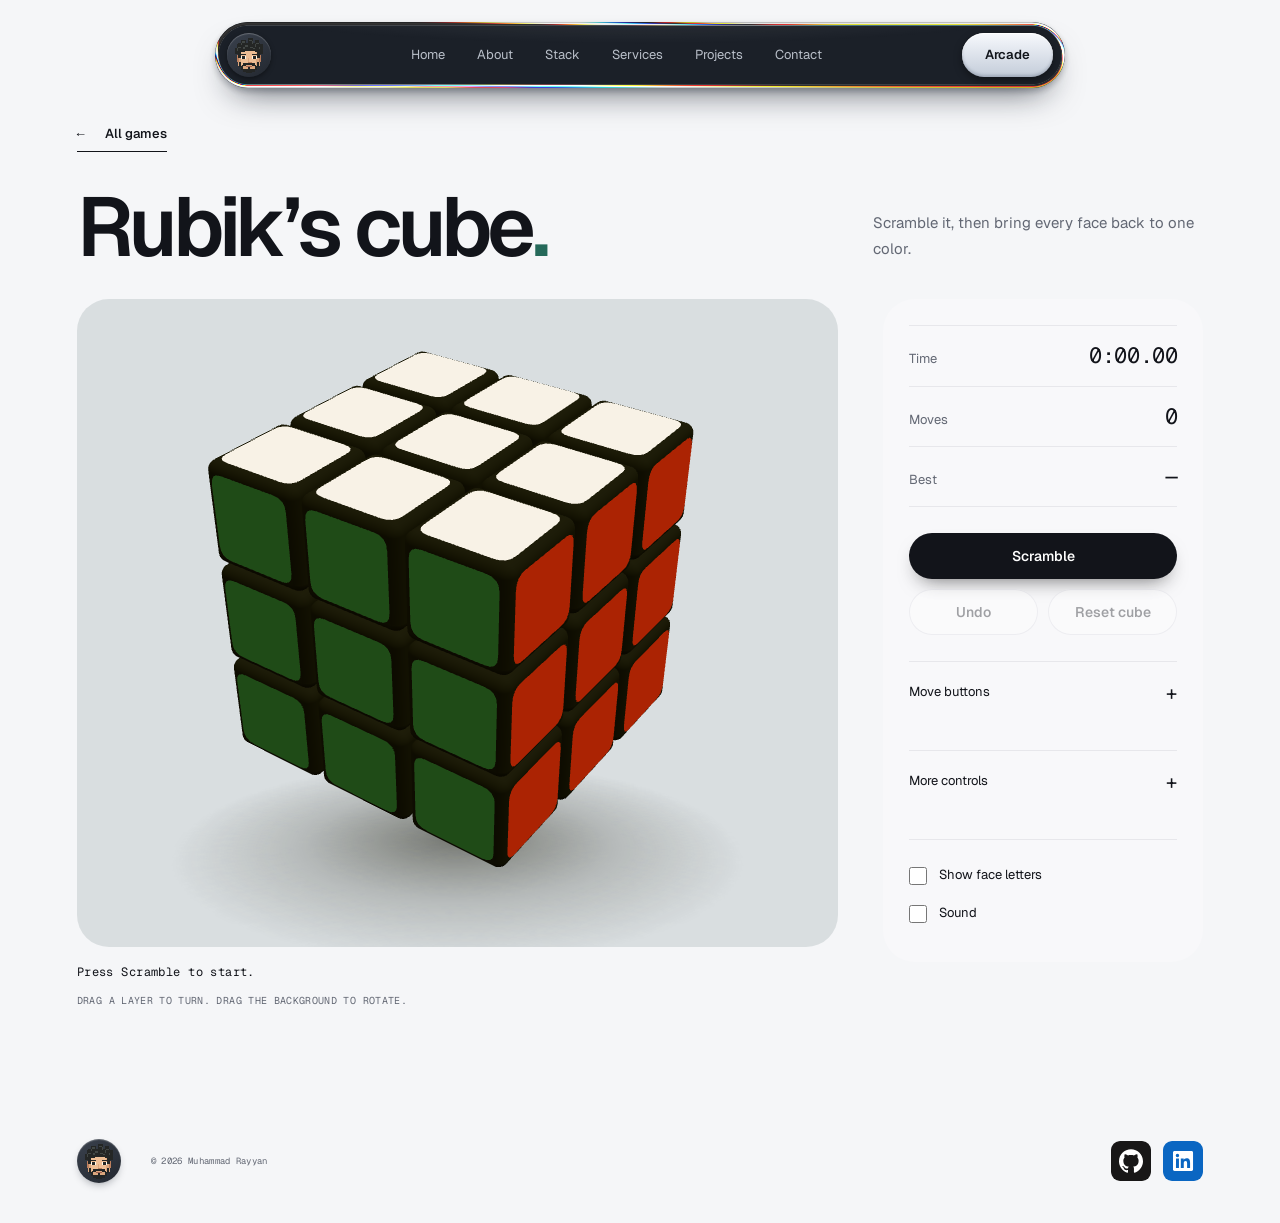
<file: arcade/cube/index.html>
<!doctype html>
<html lang="en">
  <head>
    <meta charset="utf-8" />
    <meta name="viewport" content="width=device-width, initial-scale=1" />
    <meta name="theme-color" content="#ffffff" />
    <title>Rubik’s cube | Arcade | Muhammad Rayyan</title>
    <meta name="description" content="Scramble and solve a 3D Rubik’s cube in your browser. Drag layers to turn them, race the timer, and keep your best time. Built by Muhammad Rayyan with Three.js." />
    <link rel="canonical" href="https://www.rayyandev.tech/arcade/cube/" />
    <meta property="og:title" content="Rubik’s cube | Arcade | Muhammad Rayyan" />
    <meta property="og:description" content="Scramble and solve a 3D Rubik’s cube in your browser." />
    <meta property="og:type" content="website" />
    <meta property="og:url" content="https://www.rayyandev.tech/arcade/cube/" />
    <meta property="og:image" content="https://www.rayyandev.tech/assets/arcade/posters/cube.webp" />
    <meta property="og:site_name" content="Muhammad Rayyan" />
    <meta name="twitter:card" content="summary_large_image" />
    <meta name="twitter:title" content="Rubik’s cube | Arcade | Muhammad Rayyan" />
    <meta name="twitter:image" content="https://www.rayyandev.tech/assets/arcade/posters/cube.webp" />
    <meta name="robots" content="index, follow, max-image-preview:large" />
    <meta property="og:locale" content="en_US" />
    <meta property="og:image:width" content="900" />
    <meta property="og:image:height" content="690" />
    <meta property="og:image:type" content="image/webp" />
    <meta property="og:image:alt" content="3D Rubik&#x27;s cube in Muhammad Rayyan&#x27;s arcade" />
    <meta name="twitter:description" content="Scramble and solve a 3D Rubik’s cube in your browser. Drag layers to turn them, race the timer, and keep your best time. Built by Muhammad Rayyan with Three.js." />
    <meta name="twitter:image:alt" content="3D Rubik&#x27;s cube in Muhammad Rayyan&#x27;s arcade" />
    <link rel="describedby" href="/llms.txt" type="text/plain" />
    <link rel="sitemap" href="/sitemap.xml" type="application/xml" />
    <link id="favicon" rel="icon" href="/assets/favicon-avatar.png?v=3" type="image/png" sizes="32x32" />
    <link rel="apple-touch-icon" href="/assets/apple-touch-icon.png?v=3" sizes="180x180" />
    <link rel="preload" href="/assets/fonts/geist-var.woff2" as="font" type="font/woff2" crossorigin />
        <link rel="stylesheet" href="/assets/portfolio.css?v=5" />
    <link rel="stylesheet" href="/assets/cohesion.css?v=12" />
    <link rel="stylesheet" href="/assets/liquid-metal-button.css?v=3" />
    <link rel="stylesheet" href="/assets/navbar.css?v=3" />
    <link rel="stylesheet" href="/assets/arcade/arcade.css?v=4" />
    <script type="importmap">
      {
        "imports": {
          "three": "/assets/vendor/three@0.186.0/three.module.min.js",
          "three/addons/": "/assets/vendor/three@0.186.0/addons/"
        }
      }
    </script>
    <link rel="modulepreload" href="/assets/vendor/three@0.186.0/three.module.min.js" />
    <link rel="modulepreload" href="/assets/vendor/three@0.186.0/three.core.min.js" />
        <script src="/assets/portfolio.js" defer></script>
    <script src="/assets/liquid-metal-button.js?v=4" defer></script>
    <script src="/assets/navbar.js?v=3" defer></script>
    <script src="/assets/favicon.js" defer></script>
    <script src="/assets/magic-cursor.js?v=2" defer></script>
    <script type="module" src="/assets/arcade/cube/page.js"></script>
    <script type="application/ld+json">
      {
        "@context": "https://schema.org",
        "@type": "VideoGame",
        "name": "Rubik’s cube",
        "url": "https://www.rayyandev.tech/arcade/cube/",
        "description": "A 3D Rubik’s cube you can scramble and solve in the browser.",
        "gamePlatform": "Web browser",
        "applicationCategory": "Game",
        "image": "https://www.rayyandev.tech/assets/arcade/posters/cube.webp",
        "author": { "@id": "https://www.rayyandev.tech/#person", "@type": "Person", "name": "Muhammad Rayyan" }
      }
    </script>
    <script type="application/ld+json">
{
  "@context": "https://schema.org",
  "@type": "BreadcrumbList",
  "itemListElement": [
    {
      "@type": "ListItem",
      "position": 1,
      "name": "Portfolio",
      "item": "https://www.rayyandev.tech/"
    },
    {
      "@type": "ListItem",
      "position": 2,
      "name": "Arcade",
      "item": "https://www.rayyandev.tech/arcade/"
    },
    {
      "@type": "ListItem",
      "position": 3,
      "name": "Rubik’s cube",
      "item": "https://www.rayyandev.tech/arcade/cube/"
    }
  ]
}
    </script>
  </head>
  <body class="cohesion">
    <a class="skip-link" href="#main">Skip to content</a>
    <header class="site-header glass-nav">
      <a class="nav-avatar" href="/" aria-label="Muhammad Rayyan, home"><img src="/assets/favicon.svg" alt="" width="44" height="44" /></a>
      <nav id="site-navigation" aria-label="Main navigation">
        <a href="/">Home</a>
        <a href="/#about">About</a>
        <a href="/#skills">Stack</a>
        <a href="/services/">Services</a>
        <a href="/#projects">Projects</a>
        <a href="/#contact">Contact</a>
      </nav>
      <a class="nav-arcade" href="/arcade/" aria-current="page">Arcade</a>
      <button class="nav-toggle" type="button" aria-expanded="false" aria-controls="site-navigation" aria-label="Open navigation" hidden><span></span><span></span></button>
    </header>
    <main id="main" class="game-page cube-page wrap">
      <a class="text-link back-link" href="/arcade/">All games</a>
      <div class="game-heading">
        <h1>Rubik’s cube<span class="accent">.</span></h1>
        <p class="game-lede">Scramble it, then bring every face back to one color.</p>
      </div>
      <div class="game-layout">
        <div class="stage-column">
          <div class="stage" id="stage">
            <img class="stage-poster" src="/assets/arcade/posters/cube.webp" width="900" height="690" alt="" />
            <canvas
              tabindex="0"
              aria-label="Rubik’s cube. Drag a sticker to turn its layer, or drag the background to rotate the cube. Keys U, D, L, R, F, and B turn layers."
              aria-describedby="cube-status"
            ></canvas>
            <div class="stage-message" id="stage-message" hidden></div>
            <noscript><div class="stage-message"><p>This game needs JavaScript to run.</p></div></noscript>
          </div>
          <p class="stage-status mono" id="cube-status" role="status" aria-live="polite">Loading the cube…</p>
          <p class="stage-hint mono">Drag a layer to turn. Drag the background to rotate.</p>
        </div>
        <aside class="game-panel" aria-label="Cube controls">
          <dl class="stats">
            <div><dt>Time</dt><dd id="time">0:00.00</dd></div>
            <div><dt>Moves</dt><dd id="moves">0</dd></div>
            <div><dt>Best</dt><dd id="best">—</dd></div>
          </dl>
          <div class="button-row game-actions">
            <button type="button" class="button button-primary" id="scramble" disabled>Scramble</button>
            <button type="button" class="button" id="undo" disabled>Undo</button>
            <button type="button" class="button" id="reset" disabled>Reset cube</button>
          </div>
          <div class="confirm" id="reset-confirm" hidden>
            <p>Reset and lose this solve?</p>
            <div class="button-row">
              <button type="button" class="button button-small" id="reset-yes">Reset</button>
              <button type="button" class="button button-small" id="reset-no">Keep solving</button>
            </div>
          </div>
          <div class="panel-block" id="scramble-block" hidden>
            <span class="panel-label">Scramble</span>
            <p class="scramble-text" id="scramble-text"></p>
          </div>
          <details>
            <summary>Move buttons <span aria-hidden="true">+</span></summary>
            <div class="move-pad" id="move-pad"></div>
          </details>
          <details>
            <summary>More controls <span aria-hidden="true">+</span></summary>
            <dl class="key-list">
              <dt>U D L R F B</dt><dd>Turn a layer clockwise</dd>
              <dt>Shift + key</dt><dd>Turn it counterclockwise</dd>
              <dt>M E S</dt><dd>Turn a middle slice</dd>
              <dt>X Y Z</dt><dd>Rotate the whole cube</dd>
              <dt>Arrow keys</dt><dd>Look around</dd>
              <dt>Home</dt><dd>Reset the view</dd>
              <dt>Ctrl + Z</dt><dd>Undo</dd>
              <dt>Esc</dt><dd>Cancel a drag</dd>
            </dl>
            <p class="detail-note">Letters follow what you see: F is the face toward you.</p>
            <p class="detail-note">Double-click the background to reset the view.</p>
          </details>
          <div class="panel-block">
            <label class="toggle"><input type="checkbox" id="letters" /> Show face letters</label>
            <label class="toggle"><input type="checkbox" id="sound" /> Sound</label>
          </div>
        </aside>
      </div>
    </main>
    <footer class="site-footer wrap">
      <a class="footer-avatar" href="/" aria-label="Muhammad Rayyan, home"><img src="/assets/favicon.svg" alt="" width="44" height="44" /></a>
      <p class="mono">© <span id="year">2026</span> Muhammad Rayyan</p>
      <div>
        <a class="social-icon" href="https://github.com/mrayyan911" target="_blank" rel="noopener noreferrer" aria-label="GitHub"><svg viewBox="0 0 24 24" aria-hidden="true" focusable="false"><rect width="24" height="24" rx="4.5" fill="#181717"/><path transform="translate(4.8 4.8) scale(.6)" fill="#fff" d="M12 .297c-6.63 0-12 5.373-12 12 0 5.303 3.438 9.8 8.205 11.385.6.113.82-.258.82-.577 0-.285-.01-1.04-.015-2.04-3.338.724-4.042-1.61-4.042-1.61C4.422 18.07 3.633 17.7 3.633 17.7c-1.087-.744.084-.729.084-.729 1.205.084 1.838 1.236 1.838 1.236 1.07 1.835 2.809 1.305 3.495.998.108-.776.417-1.305.76-1.605-2.665-.3-5.466-1.332-5.466-5.93 0-1.31.465-2.38 1.235-3.22-.135-.303-.54-1.523.105-3.176 0 0 1.005-.322 3.3 1.23.96-.267 1.98-.399 3-.405 1.02.006 2.04.138 3 .405 2.28-1.552 3.285-1.23 3.285-1.23.645 1.653.24 2.873.12 3.176.765.84 1.23 1.91 1.23 3.22 0 4.61-2.805 5.625-5.475 5.92.42.36.81 1.096.81 2.22 0 1.606-.015 2.896-.015 3.286 0 .315.21.69.825.57C20.565 22.092 24 17.592 24 12.297c0-6.627-5.373-12-12-12"/></svg></a>
        <a class="social-icon" href="https://linkedin.com/in/muhammadrayyan911" target="_blank" rel="noopener noreferrer" aria-label="LinkedIn"><svg viewBox="0 0 1024 1024" aria-hidden="true" focusable="false"><rect width="1024" height="1024" rx="190" fill="#0a66c2"/><path fill="#fff" d="M693.05 693.16h-76v-119c0-28.39-.58-64.92-39.59-64.92-39.61 0-45.66 30.89-45.66 62.82v121.1h-76V448.38h73v33.37h1c10.2-19.24 35-39.54 72-39.54 77 0 91.21 50.66 91.21 116.6v134.35Zm-323-278.28a44.12 44.12 0 1 1 44.12-44.14 44.07 44.07 0 0 1-44.09 44.14Zm38.09 278.28H332V448.38h76.18ZM731.06 256h-437.2c-20.93 0-37.86 16.54-37.86 37v439c0 20.43 16.93 37 37.86 37H731c20.9 0 38-16.52 38-37V293c0-20.41-17.1-37-38-37Z"/></svg></a>
      </div>
    </footer>
  </body>
</html>
</file>
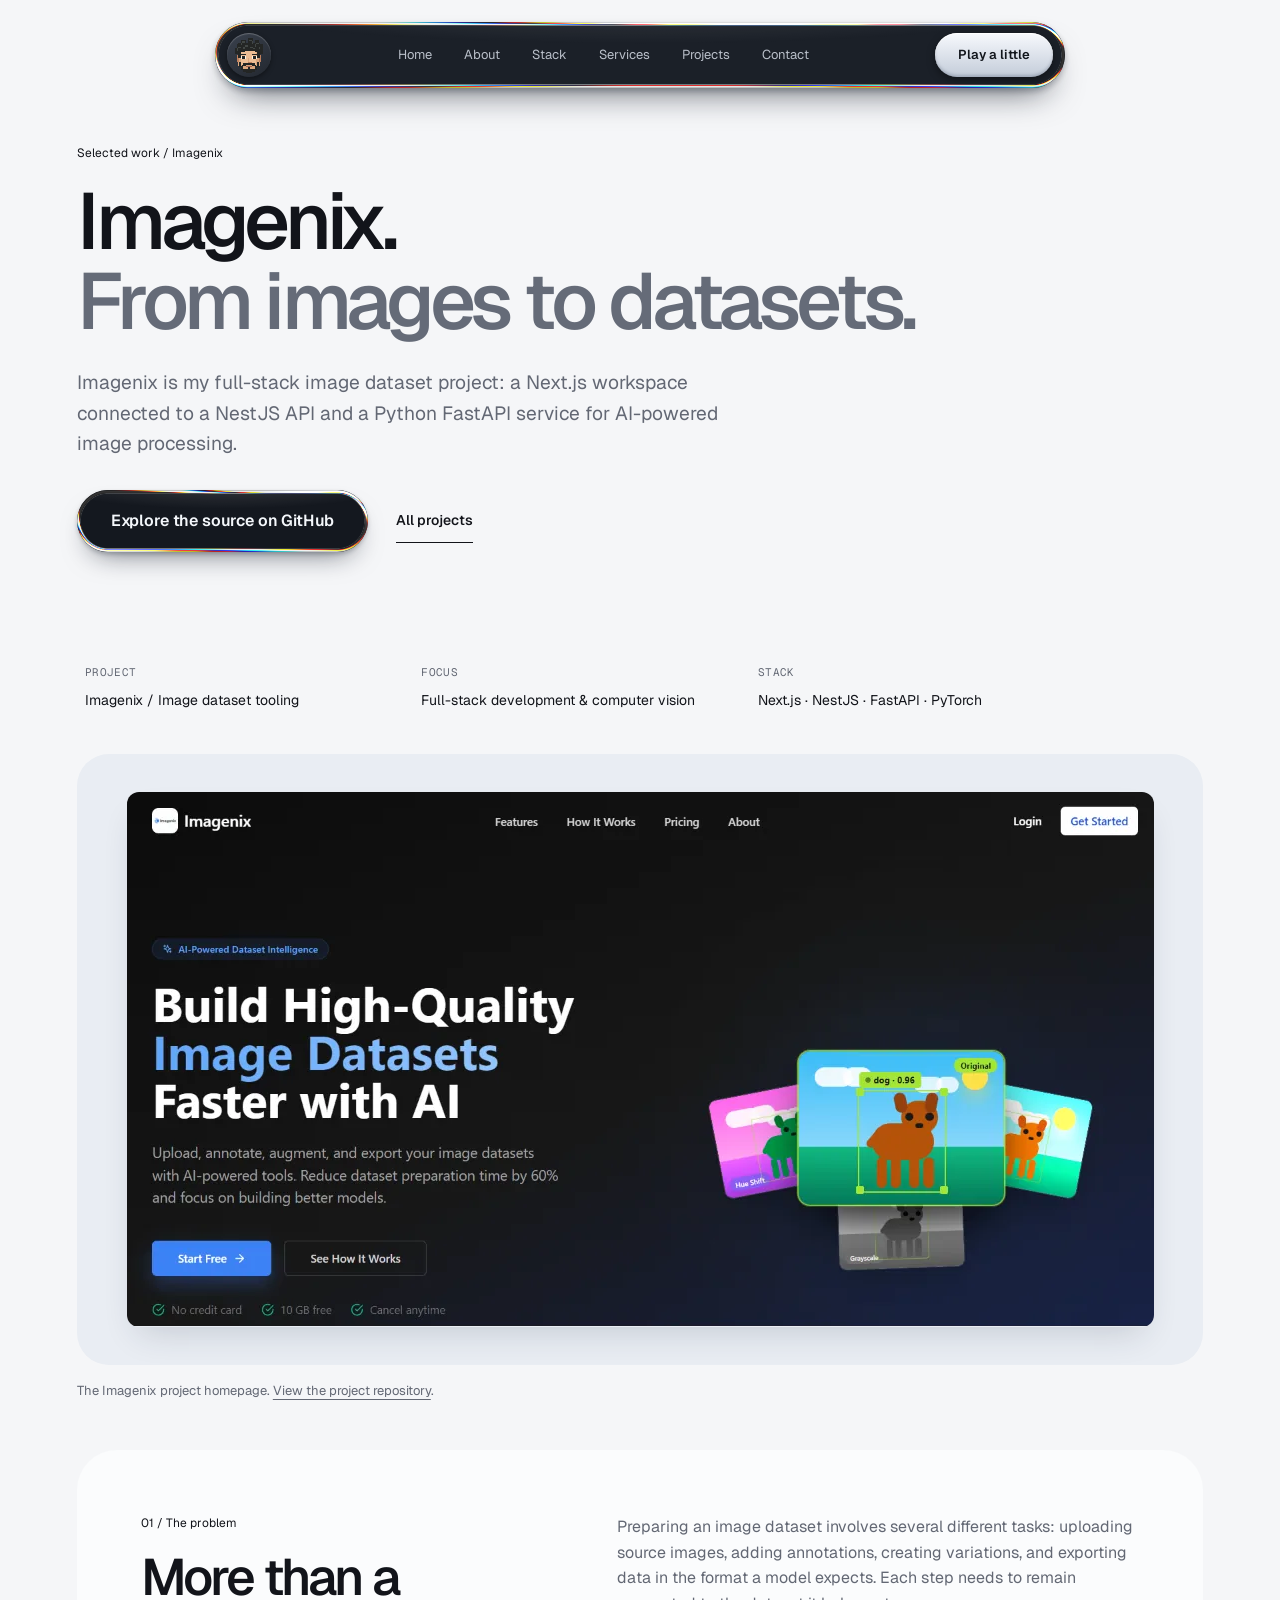
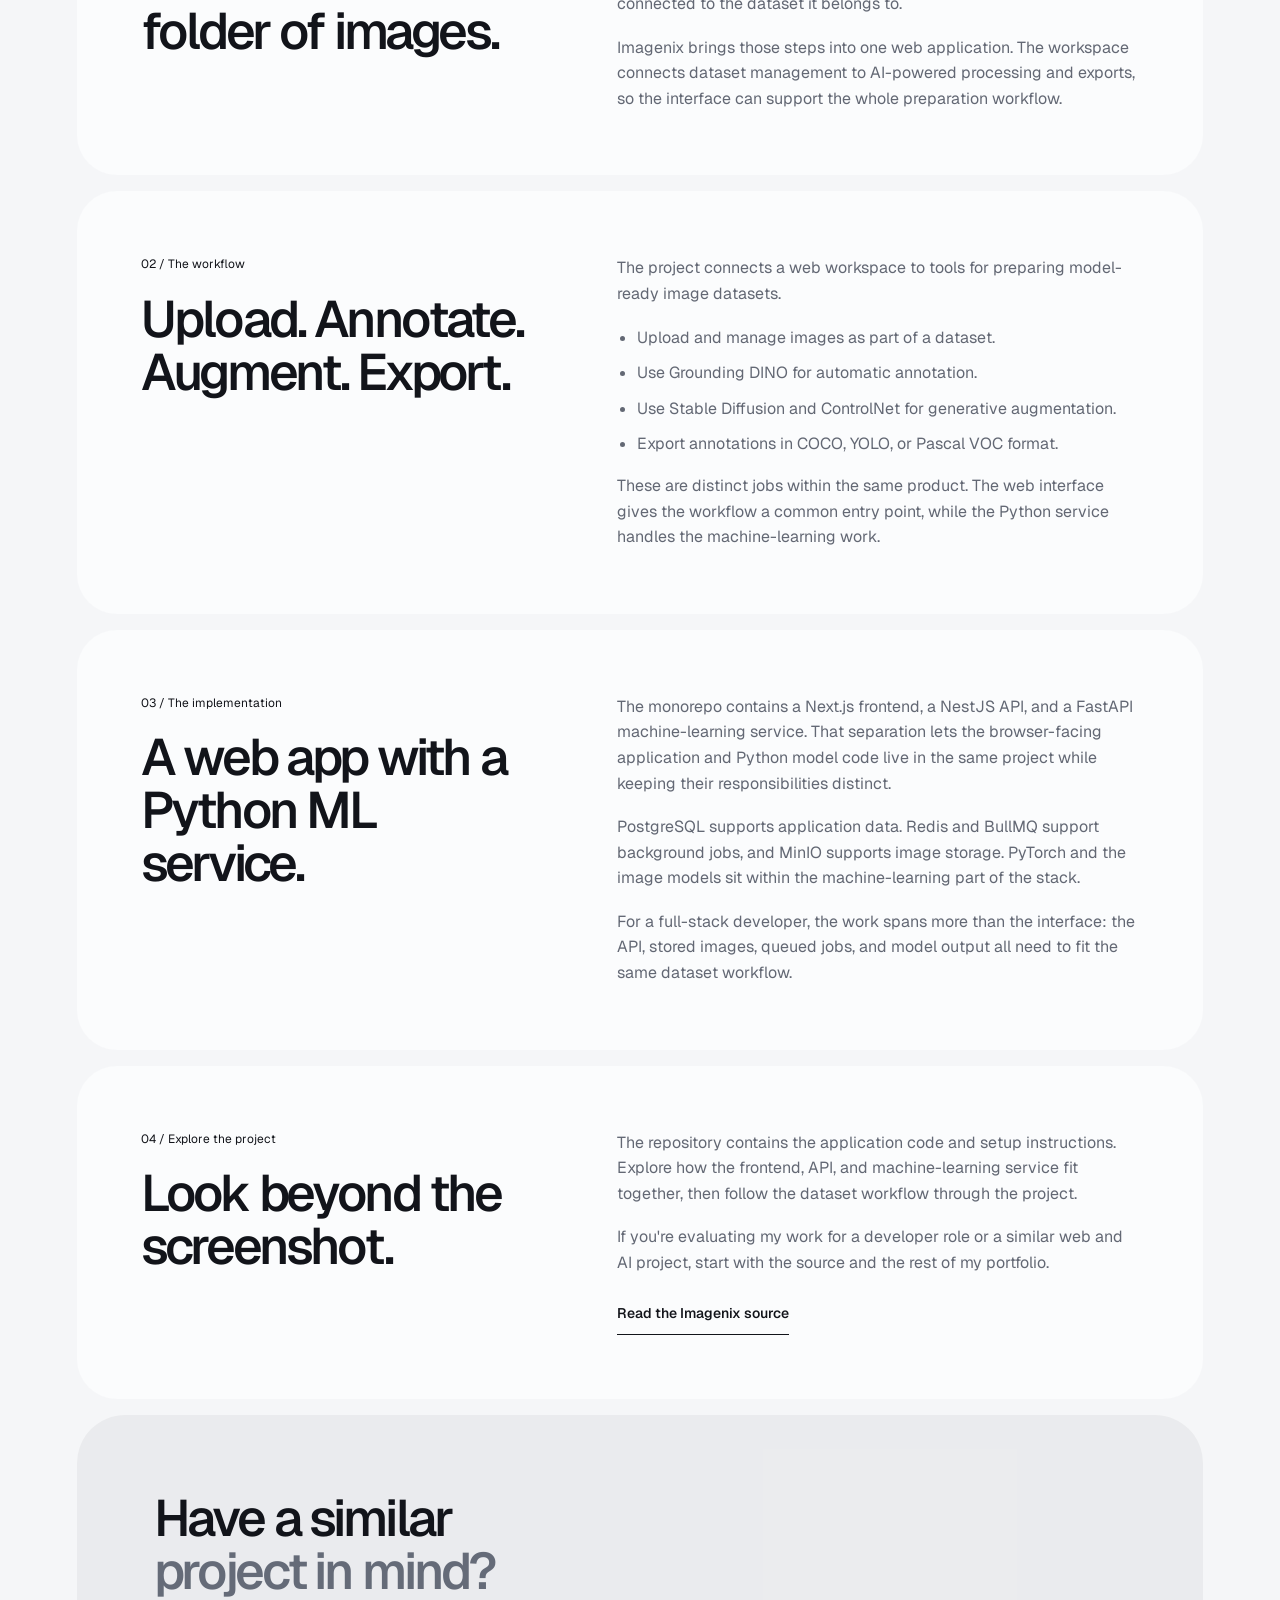
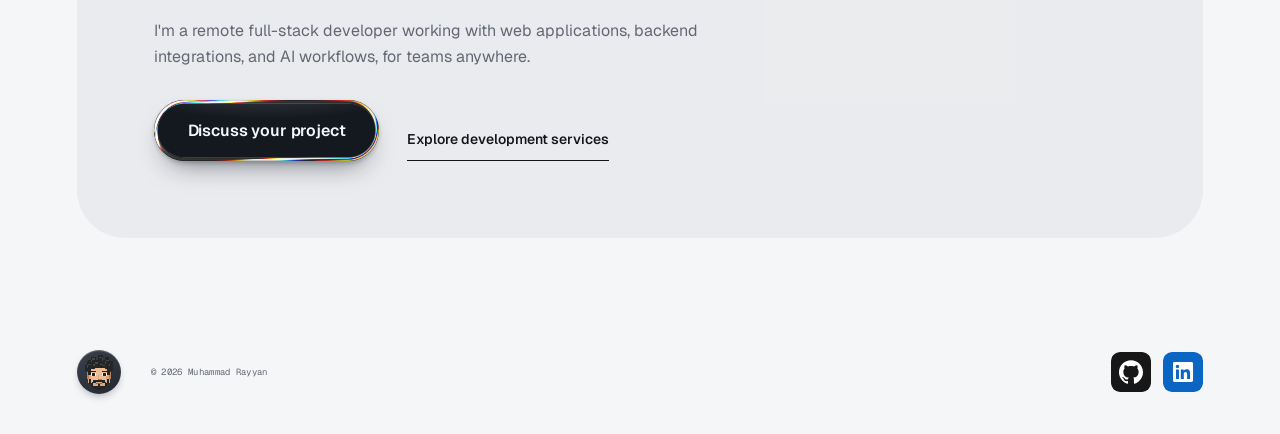
<file: projects/imagenix/index.html>
<!doctype html>
<html lang="en">
  <head>
    <meta charset="utf-8" />
    <meta name="viewport" content="width=device-width, initial-scale=1" />
    <meta name="theme-color" content="#ffffff" />
    <title>Imagenix: Next.js &amp; FastAPI Case Study | Muhammad Rayyan</title>
    <meta name="description" content="Explore Imagenix, Muhammad Rayyan's full-stack image dataset project built with Next.js, NestJS, and FastAPI for AI annotation, augmentation, and export." />
    <meta name="robots" content="index, follow, max-image-preview:large" />
    <link rel="canonical" href="https://www.rayyandev.tech/projects/imagenix/" />
    <meta property="og:title" content="Imagenix: Next.js &amp; FastAPI Case Study | Muhammad Rayyan" />
    <meta property="og:description" content="Explore Imagenix, Muhammad Rayyan's full-stack image dataset project built with Next.js, NestJS, and FastAPI for AI annotation, augmentation, and export." />
    <meta property="og:type" content="website" />
    <meta property="og:url" content="https://www.rayyandev.tech/projects/imagenix/" />
    <meta property="og:site_name" content="Muhammad Rayyan" />
    <meta property="og:image" content="https://www.rayyandev.tech/assets/og-imagenix.jpg" />
    <meta property="og:image:width" content="1200" />
    <meta property="og:image:height" content="630" />
    <meta property="og:image:type" content="image/jpeg" />
    <meta property="og:image:alt" content="Imagenix: from images to datasets, built with Next.js, NestJS and FastAPI" />
    <meta name="twitter:card" content="summary_large_image" />
    <meta name="twitter:title" content="Imagenix: Next.js &amp; FastAPI Case Study | Muhammad Rayyan" />
    <meta name="twitter:description" content="Explore Imagenix, Muhammad Rayyan's full-stack image dataset project built with Next.js, NestJS, and FastAPI for AI annotation, augmentation, and export." />
    <meta name="twitter:image" content="https://www.rayyandev.tech/assets/og-imagenix.jpg" />
    <meta name="twitter:image:alt" content="Imagenix: from images to datasets, built with Next.js, NestJS and FastAPI" />
    <link rel="sitemap" type="application/xml" href="/sitemap.xml" />
    <link id="favicon" rel="icon" href="/assets/favicon-avatar.png?v=3" type="image/png" sizes="32x32" />
    <link rel="apple-touch-icon" href="/assets/apple-touch-icon.png?v=3" sizes="180x180" />
    <link rel="preload" href="/assets/fonts/geist-var.woff2" as="font" type="font/woff2" crossorigin />
    <link rel="stylesheet" href="/assets/portfolio.css?v=5" />
    <link rel="stylesheet" href="/assets/cohesion.css?v=12" />
    <link rel="stylesheet" href="/assets/liquid-metal-button.css?v=3" />
    <link rel="stylesheet" href="/assets/navbar.css?v=3" />
    <link rel="stylesheet" href="/assets/content.css?v=10" />
    <script src="/assets/portfolio.js" defer></script>
    <script src="/assets/liquid-metal-button.js?v=4" defer></script>
    <script src="/assets/navbar.js?v=3" defer></script>
    <script src="/assets/favicon.js" defer></script>
    <script src="/assets/magic-cursor.js?v=2" defer></script>
    <script type="application/ld+json">
{
  "@context": "https://schema.org",
  "@graph": [
    {
      "@type": "WebPage",
      "@id": "https://www.rayyandev.tech/projects/imagenix/#page",
      "url": "https://www.rayyandev.tech/projects/imagenix/",
      "name": "Imagenix: Next.js & FastAPI Case Study | Muhammad Rayyan",
      "description": "Explore Imagenix, Muhammad Rayyan's full-stack image dataset project built with Next.js, NestJS, and FastAPI for AI annotation, augmentation, and export.",
      "inLanguage": "en",
      "dateModified": "2026-10-07",
      "isPartOf": {
        "@id": "https://www.rayyandev.tech/#website"
      },
      "author": {
        "@type": "Person",
        "@id": "https://www.rayyandev.tech/#person",
        "name": "Muhammad Rayyan",
        "url": "https://www.rayyandev.tech/"
      },
      "about": {
        "@type": "SoftwareSourceCode",
        "name": "Imagenix",
        "codeRepository": "https://github.com/mrayyan911/Imagenix",
        "programmingLanguage": [
          "TypeScript",
          "Python"
        ],
        "author": {
          "@type": "Person",
          "@id": "https://www.rayyandev.tech/#person",
          "name": "Muhammad Rayyan",
          "url": "https://www.rayyandev.tech/"
        }
      }
    },
    {
      "@type": "BreadcrumbList",
      "itemListElement": [
        {
          "@type": "ListItem",
          "position": 1,
          "name": "Portfolio",
          "item": "https://www.rayyandev.tech/"
        },
        {
          "@type": "ListItem",
          "position": 2,
          "name": "Imagenix case study",
          "item": "https://www.rayyandev.tech/projects/imagenix/"
        }
      ]
    }
  ]
}
    </script>
  </head>
  <body class="cohesion">
    <a class="skip-link" href="#main">Skip to content</a>
    <header class="site-header glass-nav">
      <a class="nav-avatar" href="/" aria-label="Muhammad Rayyan, home"><img src="/assets/favicon.svg" alt="" width="44" height="44" /></a>
      <nav id="site-navigation" aria-label="Main navigation">
        <a href="/">Home</a>
        <a href="/#about">About</a>
        <a href="/#skills">Stack</a>
        <a href="/services/">Services</a>
        <a href="/#projects">Projects</a>
        <a href="/#contact">Contact</a>
      </nav>
      <a class="nav-arcade" href="/arcade/">Play a little</a>
      <button class="nav-toggle" type="button" aria-expanded="false" aria-controls="site-navigation" aria-label="Open navigation" hidden><span></span><span></span></button>
    </header>
    <main id="main" class="wrap">
      <section class="content-hero" aria-labelledby="page-title">
        <p class="eyebrow mono">Selected work / Imagenix</p>
        <h1 id="page-title">Imagenix.<br /><em>From images to datasets.</em></h1>
        <p class="content-lede">Imagenix is my full-stack image dataset project: a Next.js workspace connected to a NestJS API and a Python FastAPI service for AI-powered image processing.</p>
        <div class="content-actions">
          <a class="liquid-button" href="https://github.com/mrayyan911/Imagenix" target="_blank" rel="noopener noreferrer">Explore the source on GitHub</a>
          <a class="text-link" href="/#projects">All projects</a>
        </div>
      </section>
      <dl class="case-facts">
        <div><dt class="mono">PROJECT</dt><dd>Imagenix / Image dataset tooling</dd></div>
        <div><dt class="mono">FOCUS</dt><dd>Full-stack development &amp; computer vision</dd></div>
        <div><dt class="mono">STACK</dt><dd>Next.js · NestJS · FastAPI · PyTorch</dd></div>
      </dl>
      <figure>
        <div class="case-image">
          <img src="/assets/Imagenix.webp" alt="Imagenix homepage introducing tools for building image datasets" width="1027" height="535" fetchpriority="high" />
        </div>
        <figcaption class="case-caption">The Imagenix project homepage. <a href="https://github.com/mrayyan911/Imagenix" target="_blank" rel="noopener noreferrer">View the project repository</a>.</figcaption>
      </figure>
      <section class="content-section" aria-labelledby="problem-title">
        <div><p class="eyebrow mono">01 / The problem</p><h2 id="problem-title">More than a folder of images.</h2></div>
        <div class="content-copy">
          <p>Preparing an image dataset involves several different tasks: uploading source images, adding annotations, creating variations, and exporting data in the format a model expects. Each step needs to remain connected to the dataset it belongs to.</p>
          <p>Imagenix brings those steps into one web application. The workspace connects dataset management to AI-powered processing and exports, so the interface can support the whole preparation workflow.</p>
        </div>
      </section>
      <section class="content-section" aria-labelledby="workflow-title">
        <div><p class="eyebrow mono">02 / The workflow</p><h2 id="workflow-title">Upload. Annotate. Augment. Export.</h2></div>
        <div class="content-copy">
          <p>The project connects a web workspace to tools for preparing model-ready image datasets.</p>
          <ul>
            <li>Upload and manage images as part of a dataset.</li>
            <li>Use Grounding DINO for automatic annotation.</li>
            <li>Use Stable Diffusion and ControlNet for generative augmentation.</li>
            <li>Export annotations in COCO, YOLO, or Pascal VOC format.</li>
          </ul>
          <p>These are distinct jobs within the same product. The web interface gives the workflow a common entry point, while the Python service handles the machine-learning work.</p>
        </div>
      </section>
      <section class="content-section" aria-labelledby="architecture-title">
        <div><p class="eyebrow mono">03 / The implementation</p><h2 id="architecture-title">A web app with a Python ML service.</h2></div>
        <div class="content-copy">
          <p>The monorepo contains a Next.js frontend, a NestJS API, and a FastAPI machine-learning service. That separation lets the browser-facing application and Python model code live in the same project while keeping their responsibilities distinct.</p>
          <p>PostgreSQL supports application data. Redis and BullMQ support background jobs, and MinIO supports image storage. PyTorch and the image models sit within the machine-learning part of the stack.</p>
          <p>For a full-stack developer, the work spans more than the interface: the API, stored images, queued jobs, and model output all need to fit the same dataset workflow.</p>
        </div>
      </section>
      <section class="content-section" aria-labelledby="review-title">
        <div><p class="eyebrow mono">04 / Explore the project</p><h2 id="review-title">Look beyond the screenshot.</h2></div>
        <div class="content-copy">
          <p>The repository contains the application code and setup instructions. Explore how the frontend, API, and machine-learning service fit together, then follow the dataset workflow through the project.</p>
          <p>If you're evaluating my work for a developer role or a similar web and AI project, start with the source and the rest of my portfolio.</p>
          <a class="text-link" href="https://github.com/mrayyan911/Imagenix" target="_blank" rel="noopener noreferrer">Read the Imagenix source</a>
        </div>
      </section>
      <section class="content-contact" aria-labelledby="contact-title">
        <h2 id="contact-title">Have a similar<br /><em>project in mind?</em></h2>
        <p>I'm a remote full-stack developer working with web applications, backend integrations, and AI workflows, for teams anywhere.</p>
        <div class="content-actions">
          <a class="liquid-button" href="mailto:rayyan.scale@gmail.com?subject=Web%20and%20AI%20project">Discuss your project</a>
          <a class="text-link" href="/services/">Explore development services</a>
        </div>
      </section>
    </main>
    <footer class="site-footer wrap">
      <a class="footer-avatar" href="/" aria-label="Muhammad Rayyan, home"><img src="/assets/favicon.svg" alt="" width="44" height="44" /></a>
      <p class="mono">© <span id="year">2026</span> Muhammad Rayyan</p>
      <div>
        <a class="social-icon" href="https://github.com/mrayyan911" target="_blank" rel="noopener noreferrer" aria-label="GitHub"><svg viewBox="0 0 24 24" aria-hidden="true" focusable="false"><rect width="24" height="24" rx="4.5" fill="#181717"/><path transform="translate(4.8 4.8) scale(.6)" fill="#fff" d="M12 .297c-6.63 0-12 5.373-12 12 0 5.303 3.438 9.8 8.205 11.385.6.113.82-.258.82-.577 0-.285-.01-1.04-.015-2.04-3.338.724-4.042-1.61-4.042-1.61C4.422 18.07 3.633 17.7 3.633 17.7c-1.087-.744.084-.729.084-.729 1.205.084 1.838 1.236 1.838 1.236 1.07 1.835 2.809 1.305 3.495.998.108-.776.417-1.305.76-1.605-2.665-.3-5.466-1.332-5.466-5.93 0-1.31.465-2.38 1.235-3.22-.135-.303-.54-1.523.105-3.176 0 0 1.005-.322 3.3 1.23.96-.267 1.98-.399 3-.405 1.02.006 2.04.138 3 .405 2.28-1.552 3.285-1.23 3.285-1.23.645 1.653.24 2.873.12 3.176.765.84 1.23 1.91 1.23 3.22 0 4.61-2.805 5.625-5.475 5.92.42.36.81 1.096.81 2.22 0 1.606-.015 2.896-.015 3.286 0 .315.21.69.825.57C20.565 22.092 24 17.592 24 12.297c0-6.627-5.373-12-12-12"/></svg></a>
        <a class="social-icon" href="https://www.linkedin.com/in/muhammadrayyan911/" target="_blank" rel="noopener noreferrer" aria-label="LinkedIn"><svg viewBox="0 0 1024 1024" aria-hidden="true" focusable="false"><rect width="1024" height="1024" rx="190" fill="#0a66c2"/><path fill="#fff" d="M693.05 693.16h-76v-119c0-28.39-.58-64.92-39.59-64.92-39.61 0-45.66 30.89-45.66 62.82v121.1h-76V448.38h73v33.37h1c10.2-19.24 35-39.54 72-39.54 77 0 91.21 50.66 91.21 116.6v134.35Zm-323-278.28a44.12 44.12 0 1 1 44.12-44.14 44.07 44.07 0 0 1-44.09 44.14Zm38.09 278.28H332V448.38h76.18ZM731.06 256h-437.2c-20.93 0-37.86 16.54-37.86 37v439c0 20.43 16.93 37 37.86 37H731c20.9 0 38-16.52 38-37V293c0-20.41-17.1-37-38-37Z"/></svg></a>
      </div>
    </footer>
  </body>
</html>
</file>
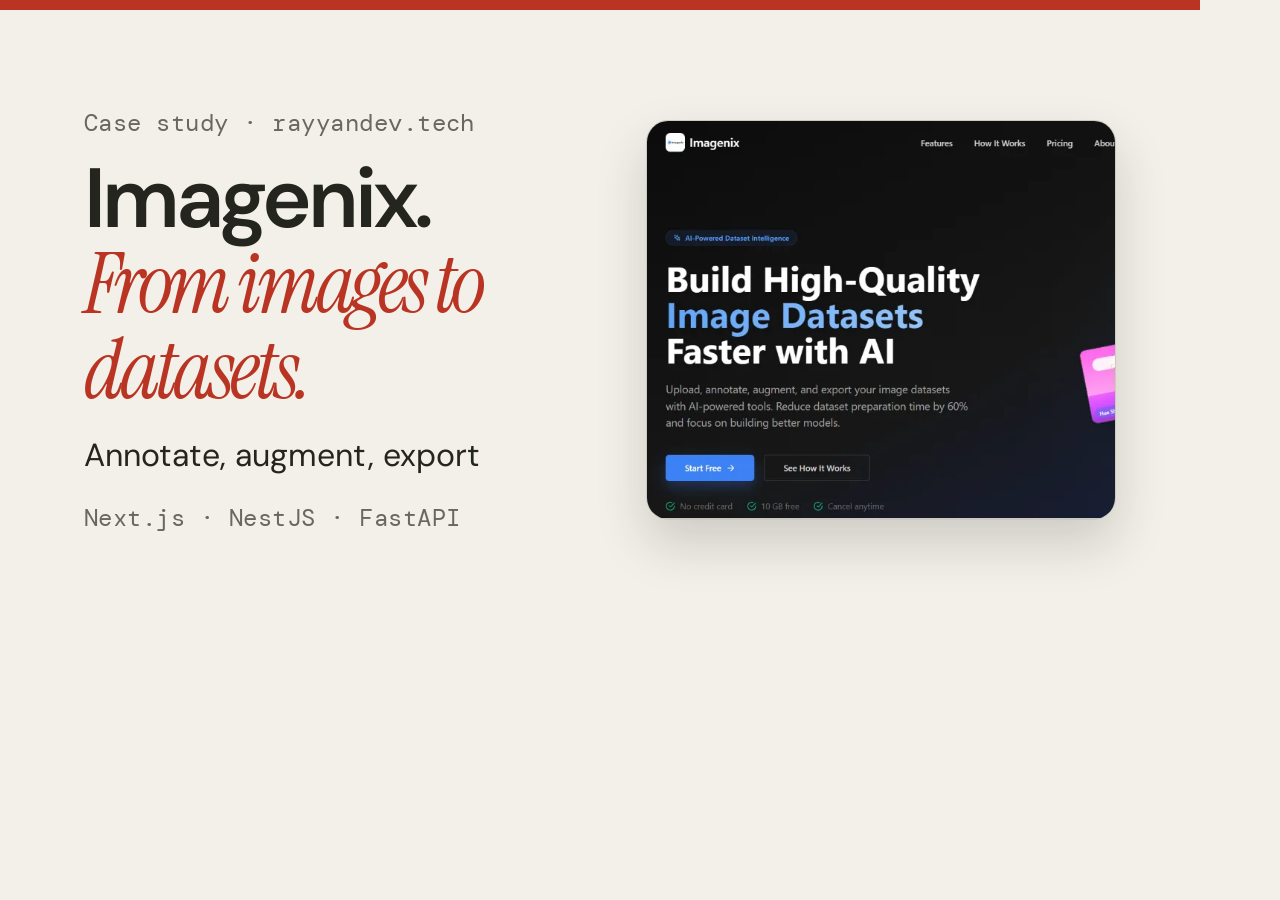
<file: scripts/og-card-imagenix.html>
<!doctype html>
<meta charset="utf-8" />
<style>
  @font-face { font-family: "DM Sans"; font-weight: 400 900; src: url(../assets/fonts/dm-sans-var.woff2) format("woff2"); }
  @font-face { font-family: "DM Mono"; font-weight: 400; src: url(../assets/fonts/dm-mono-400.woff2) format("woff2"); }
  @font-face { font-family: "Instrument Serif"; font-style: italic; src: url(../assets/fonts/instrument-serif-italic.woff2) format("woff2"); }
  * { box-sizing: border-box; margin: 0; }
  body { width: 1200px; height: 630px; background: #f3f0e9; color: #25251f; font-family: "DM Sans", Arial, sans-serif; display: flex; align-items: center; padding: 0 84px; gap: 56px; overflow: hidden; border-top: 10px solid #b93422; }
  .mono { font-family: "DM Mono", monospace; font-size: 24px; color: #68685f; letter-spacing: .02em; }
  h1 { font-size: 84px; line-height: 1.02; letter-spacing: -.05em; font-weight: 600; margin: 18px 0 22px; }
  h1 em { font-family: "Instrument Serif", Georgia, serif; font-weight: 400; color: #b93422; }
  p { font-size: 32px; line-height: 1.3; }
  .stack { margin-top: 26px; }
  .shot { width: 470px; height: 400px; border-radius: 22px; object-fit: cover; object-position: top left; flex: none; border: 1px solid #cccac1; box-shadow: 0 24px 50px rgba(37,37,31,.18); }
</style>
<!-- Source for assets/og-imagenix.jpg. Open at 1200x630 and screenshot. -->
<div>
  <div class="mono">Case study · rayyandev.tech</div>
  <h1>Imagenix. <em>From images to datasets.</em></h1>
  <p>Annotate, augment, export</p>
  <div class="mono stack">Next.js · NestJS · FastAPI</div>
</div>
<img class="shot" src="../assets/Imagenix.webp" alt="" />
</file>
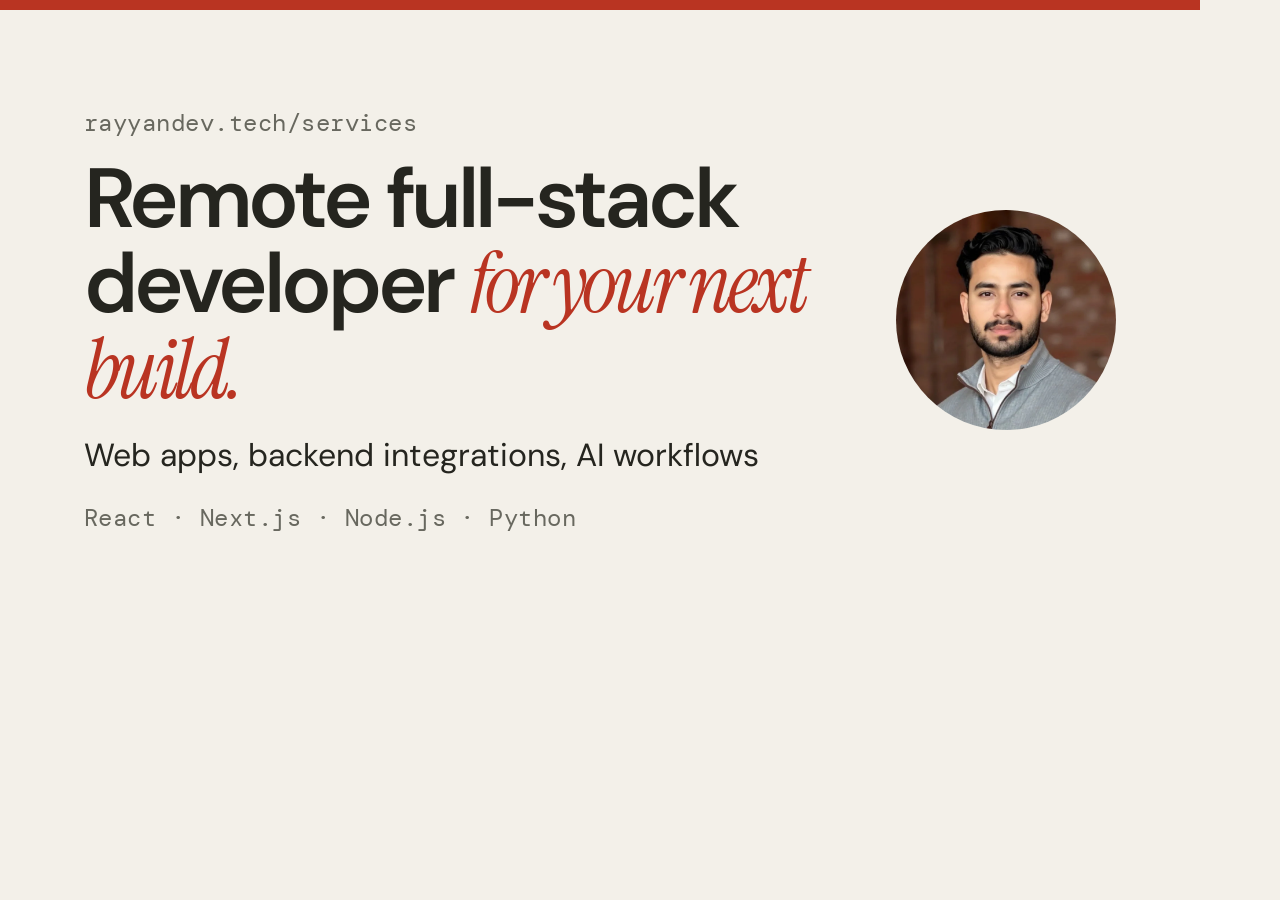
<file: scripts/og-card-services.html>
<!doctype html>
<meta charset="utf-8" />
<style>
  @font-face { font-family: "DM Sans"; font-weight: 400 900; src: url(../assets/fonts/dm-sans-var.woff2) format("woff2"); }
  @font-face { font-family: "DM Mono"; font-weight: 400; src: url(../assets/fonts/dm-mono-400.woff2) format("woff2"); }
  @font-face { font-family: "Instrument Serif"; font-style: italic; src: url(../assets/fonts/instrument-serif-italic.woff2) format("woff2"); }
  * { box-sizing: border-box; margin: 0; }
  body { width: 1200px; height: 630px; background: #f3f0e9; color: #25251f; font-family: "DM Sans", Arial, sans-serif; display: flex; align-items: center; padding: 0 84px; gap: 56px; overflow: hidden; border-top: 10px solid #b93422; }
  .mono { font-family: "DM Mono", monospace; font-size: 24px; color: #68685f; letter-spacing: .02em; }
  h1 { font-size: 84px; line-height: 1.02; letter-spacing: -.05em; font-weight: 600; margin: 18px 0 22px; }
  h1 em { font-family: "Instrument Serif", Georgia, serif; font-weight: 400; color: #b93422; }
  p { font-size: 32px; line-height: 1.3; }
  .stack { margin-top: 26px; }
  img { width: 220px; height: 220px; border-radius: 50%; object-fit: cover; flex: none; }
</style>
<!-- Source for assets/og-services.jpg. Open at 1200x630 and screenshot. -->
<div>
  <div class="mono">rayyandev.tech/services</div>
  <h1>Remote full-stack developer <em>for your next build.</em></h1>
  <p>Web apps, backend integrations, AI workflows</p>
  <div class="mono stack">React · Next.js · Node.js · Python</div>
</div>
<img src="../assets/profile-760.webp" alt="" />
</file>
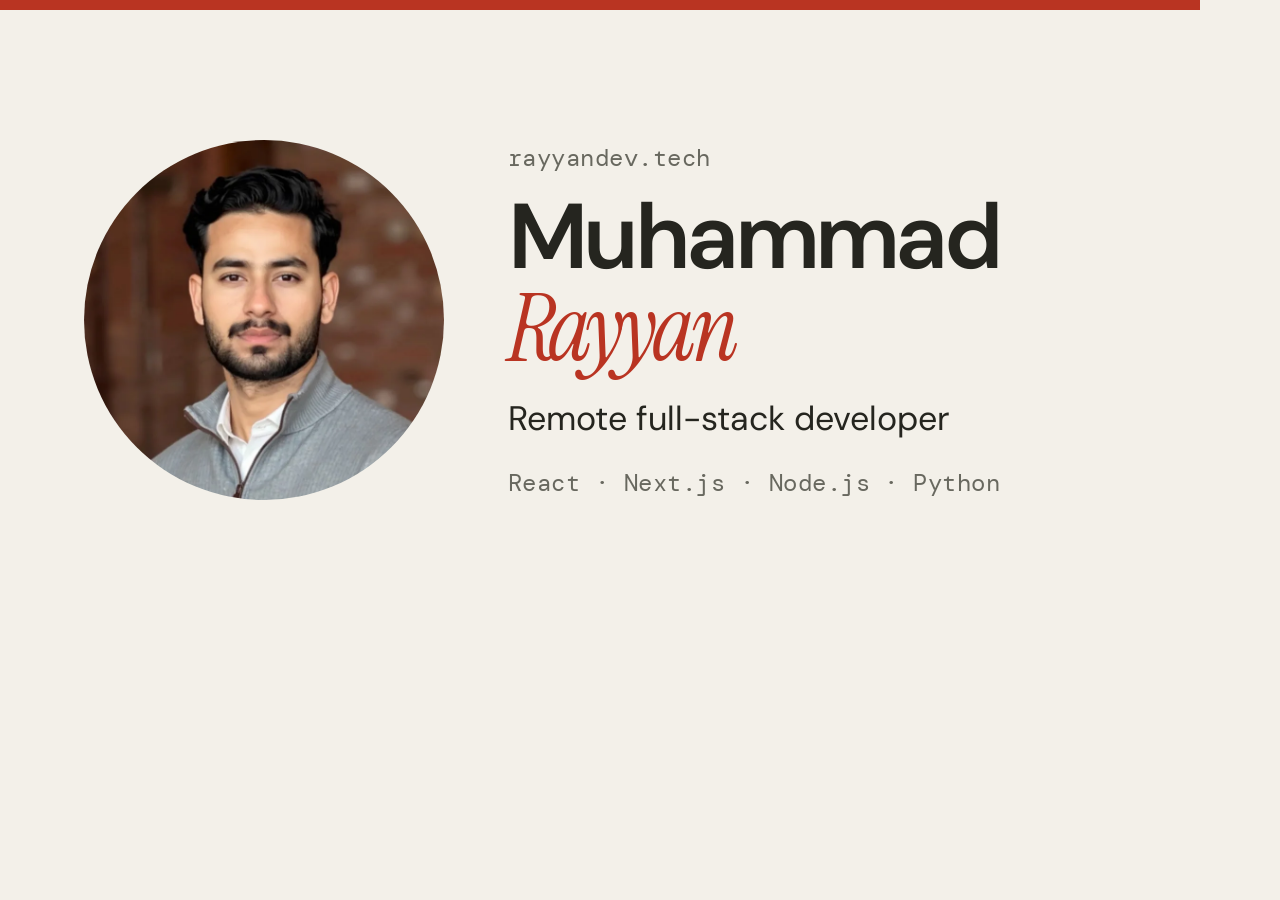
<file: scripts/og-card.html>
<!doctype html>
<!-- Source for assets/og-image.jpg. Open at 1200x630 and screenshot. -->
<meta charset="utf-8" />
<style>
  @font-face { font-family: "DM Sans"; font-weight: 400 900; src: url(../assets/fonts/dm-sans-var.woff2) format("woff2"); }
  @font-face { font-family: "DM Mono"; font-weight: 400; src: url(../assets/fonts/dm-mono-400.woff2) format("woff2"); }
  @font-face { font-family: "Instrument Serif"; font-style: italic; src: url(../assets/fonts/instrument-serif-italic.woff2) format("woff2"); }
  * { box-sizing: border-box; margin: 0; }
  body { width: 1200px; height: 630px; background: #f3f0e9; color: #25251f; font-family: "DM Sans", Arial, sans-serif; display: flex; align-items: center; padding: 0 84px; gap: 64px; overflow: hidden; border-top: 10px solid #b93422; }
  img { width: 360px; height: 360px; border-radius: 50%; object-fit: cover; flex: none; }
  .mono { font-family: "DM Mono", monospace; font-size: 24px; color: #68685f; letter-spacing: .02em; }
  h1 { font-size: 92px; line-height: 1; letter-spacing: -.05em; font-weight: 600; margin: 18px 0 22px; }
  h1 em { font-family: "Instrument Serif", Georgia, serif; font-weight: 400; color: #b93422; }
  p { font-size: 34px; line-height: 1.3; color: #25251f; }
  .stack { margin-top: 26px; }
</style>
<img src="../assets/profile-760.webp" alt="" />
<div>
  <div class="mono">rayyandev.tech</div>
  <h1>Muhammad <em>Rayyan</em></h1>
  <p>Remote full-stack developer</p>
  <div class="mono stack">React · Next.js · Node.js · Python</div>
</div>
</file>
<file: assets/home.css>
/* portfolio.css */
@font-face { font-family: "Geist"; font-style: normal; font-weight: 100 900; font-display: swap; src: url(fonts/geist-var.woff2) format("woff2"); }
@font-face { font-family: "Geist Mono"; font-style: normal; font-weight: 100 900; font-display: swap; src: url(fonts/geist-mono-var.woff2) format("woff2"); }
/* A cool off-white surface, Geist throughout, and one green accent. */
:root {
  --paper: #f5f6f8;
  --panel: #fbfcfd;
  --ink: #12141a;
  --muted: #636874;
  --dim: #656b78;
  --line: rgba(18, 20, 26, 0.13);
  --tray: rgba(18, 20, 26, 0.045);
  --accent: #25695a;
  --sans: "Geist", system-ui, sans-serif;
  --mono: "Geist Mono", ui-monospace, Consolas, monospace;
  --gutter: clamp(22px, 5.2vw, 90px);
  --ease: cubic-bezier(0.32, 0.72, 0, 1);
}
* {
  box-sizing: border-box;
}
html {
  scroll-behavior: smooth;
  scroll-padding-top: 30px;
}
body {
  margin: 0;
  background: var(--paper);
  color: var(--ink);
  font-family: var(--sans);
  font-size: 16px;
  line-height: 1.6;
  -webkit-font-smoothing: antialiased;
}
::selection {
  background: var(--accent);
  color: var(--paper);
}
a {
  color: inherit;
  text-decoration: none;
}
button {
  font: inherit;
  cursor: pointer;
}
button,
a,
summary {
  -webkit-tap-highlight-color: #25695a20;
  touch-action: manipulation;
}
a:focus-visible,
button:focus-visible,
summary:focus-visible {
  outline: 2px solid var(--accent);
  outline-offset: 6px;
}
img {
  display: block;
  max-width: 100%;
  height: auto;
}
figure,
p,
h1,
h2,
h3,
h4 {
  margin: 0;
}
em {
  font-style: normal;
  font-family: inherit;
  font-size: inherit;
  color: var(--dim);
}
h1,
h2,
h3,
h4 {
  font-weight: 550;
}
h2 {
  font-size: clamp(48px, 6.5vw, 92px);
  line-height: 0.98;
  letter-spacing: -0.055em;
}
h3 {
  font-size: 30px;
  line-height: 1.2;
  letter-spacing: -0.035em;
}
.wrap {
  width: min(100%, 1600px);
  padding-inline: var(--gutter);
  margin-inline: auto;
}
.mono {
  font-family: var(--mono);
  font-size: 11px;
  line-height: 1.6;
  letter-spacing: 0.035em;
}
.eyebrow .index-number {
  font-size: 12px;
}
.visual-topline .index-number {
  font-size: 11px;
}
.index-number {
  font-family: var(--sans);
  font-weight: 500;
  font-variant-numeric: lining-nums tabular-nums;
  letter-spacing: 0;
}
.accent {
  color: var(--accent);
}
.eyebrow {
  text-transform: uppercase;
  margin-bottom: 24px;
}
.section-space {
  padding-block: 110px;
}
.skip-link {
  position: fixed;
  z-index: 10;
  left: 20px;
  top: -100px;
  padding: 12px 18px;
  background: var(--ink);
  color: var(--paper);
}
.skip-link:focus {
  top: 16px;
}
.text-link {
  display: inline-flex;
  align-items: center;
  gap: 35px;
  border-bottom: 1px solid var(--ink);
  padding-block: 10px;
  font-size: 14px;
  font-weight: 550;
}
.text-link:hover {
  color: var(--accent);
  border-color: var(--accent);
}
.inline-icon {
  vertical-align: middle;
  margin-left: 8px;
}
.visual-action {
  flex-shrink: 0;
  font-family: var(--sans);
  font-size: 12px;
  font-weight: 550;
  text-transform: none;
  letter-spacing: 0;
  text-decoration: underline;
  text-underline-offset: 4px;
}
.project-visual:hover .visual-action,
.project-visual:focus-visible .visual-action {
  text-decoration-thickness: 2px;
}
.project-info h3 a {
  text-decoration: underline;
  text-decoration-color: var(--line);
  text-decoration-thickness: 1px;
  text-underline-offset: 6px;
}
.project-info h3 a:hover {
  text-decoration-color: currentColor;
}
.site-footer > div a {
  display: inline-flex;
  align-items: center;
  min-height: 44px;
  text-decoration: underline;
  text-underline-offset: 4px;
}
.site-header nav a:hover {
  text-decoration: underline;
  text-underline-offset: 5px;
}
/* Masthead and introduction */
.site-header {
  display: flex;
  align-items: center;
  gap: 48px;
  padding-block: 25px;
}
.wordmark {
  font-size: 30px;
  line-height: 1;
  font-weight: 800;
  letter-spacing: -1.8px;
  display: flex;
  align-items: center;
}
.header-note {
  font-size: 10px;
  line-height: 1.35;
  color: var(--muted);
}
.site-header nav {
  margin-left: auto;
  display: flex;
  align-items: center;
  gap: 35px;
  font-size: 13px;
}
.site-header nav a {
  padding-block: 12px;
}
.site-header nav a:hover {
  color: var(--accent);
}
.nav-count {
  vertical-align: super;
  font-size: 8px;
  margin-left: 3px;
}
.hero-topline {
  border-top: 1px solid var(--line);
  padding-top: 23px;
  display: flex;
  justify-content: space-between;
  text-transform: uppercase;
  font-size: 10px;
}
.status-dot {
  display: inline-block;
  height: 6px;
  width: 6px;
  border-radius: 50%;
  background: var(--accent);
  margin-right: 8px;
  vertical-align: middle;
}
.hero-composition {
  position: relative;
  padding-top: 58px;
  min-height: 430px;
}
.hero-name {
  position: relative;
  z-index: 1;
}
.hero-name .eyebrow {
  display: block;
  margin-bottom: 15px;
}
h1 {
  font-size: clamp(70px, 11.7vw, 176px);
  line-height: 0.92;
  letter-spacing: -0.04em;
  font-weight: 600;
}
.portrait-note {
  position: absolute;
  right: 5%;
  top: 70px;
  width: clamp(175px, 20vw, 265px);
  transform: rotate(6deg);
  z-index: 2;
  background: #e6e9ee;
  padding: 10px;
  box-shadow: 0 8px 22px #1e2a4213;
}
.portrait-image {
  overflow: hidden;
  aspect-ratio: 4/4.3;
  background: #6b7280;
}
.portrait-image img {
  height: 100%;
  width: 100%;
  object-fit: cover;
  object-position: 50% 28%;
  filter: grayscale(1);
  transition: filter 0.4s;
}
.portrait-note:hover img {
  filter: grayscale(0);
}
.portrait-note figcaption {
  display: flex;
  align-items: center;
  justify-content: space-between;
  padding: 11px 2px;
}
.portrait-note figcaption .mono {
  font-size: 8px;
  letter-spacing: 0;
}
.hero-bracket {
  position: absolute;
  right: 0;
  bottom: 20px;
  color: var(--accent);
  font-size: 72px;
  line-height: 1;
  transform: rotate(-10deg);
  letter-spacing: -12px;
}
.hero-bottom {
  display: grid;
  grid-template-columns: 1.35fr 1fr;
  align-items: end;
  gap: 60px;
  padding-block: 35px 50px;
}
.hero-statement {
  font-size: clamp(25px, 3.3vw, 45px);
  line-height: 1.18;
  letter-spacing: -0.035em;
}
.hero-intro {
  max-width: 390px;
  justify-self: end;
}
.hero-intro > p {
  font-size: 15px;
  color: var(--muted);
  line-height: 1.7;
}
.hero-intro .text-link {
  margin-top: 12px;
}
.hero-links {
  display: flex;
  flex-wrap: wrap;
  gap: 8px 28px;
}
.hero-foot {
  display: flex;
  justify-content: space-between;
  border-top: 1px solid var(--line);
  padding-block: 18px;
  font-size: 9px;
  text-transform: uppercase;
  color: var(--muted);
}
/* Selected work */
.section-heading {
  display: flex;
  justify-content: space-between;
  align-items: end;
  gap: 40px;
  margin-bottom: 56px;
}
.section-aside {
  font-size: 14px;
  color: var(--muted);
  line-height: 1.7;
  padding-bottom: 5px;
}
.project {
  min-width: 0;
}
.project-visual {
  min-width: 0;
  width: 100%;
  position: relative;
  display: flex;
  flex-direction: column;
  justify-content: space-between;
  overflow: hidden;
  padding: 28px 32px;
  transition: background 0.25s;
}
.visual-topline,
.visual-bottomline {
  display: flex;
  align-items: center;
  justify-content: space-between;
  gap: 12px;
  font-size: 9px;
  text-transform: uppercase;
}
.journal-visual {
  background: #e4e7ec;
  color: #2d3340;
  padding: 25px 35px;
}
.journal-screenshot {
  width: 100%;
  height: auto;
  margin-block: 28px;
  box-shadow: 0 10px 30px #1e2a421a;
}
.usage-visual .visual-bottomline {
  justify-content: flex-end;
}
.journal-preview {
  background: #fbfcfd;
  width: 86%;
  margin: 40px auto;
  box-shadow: 0 10px 30px #1e2a421a;
  padding: 26px 35px 32px;
  transform: rotate(-1.4deg);
  transition: transform 0.35s;
}
.journal-visual:hover .journal-preview {
  transform: rotate(0);
}
.journal-masthead {
  display: flex;
  justify-content: space-between;
  align-items: center;
  gap: 15px;
}
.journal-masthead strong {
  font-size: clamp(28px, 4vw, 58px);
  font-weight: 700;
  letter-spacing: -0.07em;
  line-height: 1;
}
.journal-masthead strong > span {
  color: var(--accent);
}
.journal-masthead > .mono {
  font-size: 7px;
  max-width: 85px;
}
.journal-rule {
  border-top: 2px solid var(--ink);
  border-bottom: 1px solid var(--ink);
  height: 5px;
  margin: 20px 0 26px;
}
.journal-cover-label {
  font-size: 8px;
  text-transform: uppercase;
  color: var(--accent);
}
.journal-cover > p {
  font-size: clamp(32px, 5.6vw, 82px);
  letter-spacing: -0.065em;
  line-height: 1.03;
  margin: 18px 0 30px;
}
.journal-columns {
  display: grid;
  grid-template-columns: 1fr 1fr 1fr;
  border-top: 1px solid var(--line);
  padding-top: 15px;
  gap: 15px;
}
.journal-columns > span {
  font-size: 12px;
  font-weight: 550;
  border-right: 1px solid var(--line);
}
.journal-columns > span:last-child {
  border: 0;
}
.journal-columns small {
  font-size: 9px;
  color: var(--muted);
  font-weight: 400;
}
.project-info {
  display: grid;
  grid-template-columns: 1fr 1fr;
  gap: 50px;
  margin-block: 28px 20px;
}
.project-type {
  font-size: 9px;
  text-transform: uppercase;
  color: var(--muted);
  margin-bottom: 10px;
}
.project-info h3 {
  font-size: 34px;
}
.project-info h3 a {
  display: flex;
  gap: 25px;
  align-items: center;
}
.project-info h3 a:hover {
  color: var(--accent);
}
.project-info > div > p:not(.project-type) {
  font-size: 14px;
  line-height: 1.8;
  color: var(--muted);
}
.project-info > div > p.stack {
  font-size: 9px;
  line-height: 1.8;
  margin-top: 15px;
  color: var(--ink);
}
details summary {
  list-style: none;
  cursor: pointer;
  display: flex;
  align-items: center;
  justify-content: space-between;
  gap: 20px;
  padding-block: 15px;
  font-size: 12px;
}
details summary::-webkit-details-marker {
  display: none;
}
details summary:hover {
  color: var(--accent);
}
details summary span {
  font-size: 20px;
  transition: transform 0.2s;
}
details[open] summary span {
  transform: rotate(45deg);
}
.project-details {
  border-block: 1px solid var(--line);
}
.detail-content {
  font-size: 14px;
  max-width: 650px;
  padding-bottom: 24px;
  color: var(--muted);
}
.detail-content p + p {
  margin-top: 12px;
}
.detail-content .text-link {
  margin-top: 12px;
  color: var(--ink);
}
.detail-note {
  font-size: 12px;
}
.project-pair {
  display: grid;
  grid-template-columns: 1fr 1fr;
  gap: 45px;
  margin-top: 65px;
  align-items: start;
}
.project-pair .project-info {
  grid-template-columns: 1fr;
  gap: 15px;
}
.project-pair .project-info h3 {
  font-size: 29px;
}
.project-pair .project-visual {
  aspect-ratio: 1.3;
  min-height: 340px;
  padding: 25px;
}
.project-pair .visual-topline,
.project-pair .visual-bottomline {
  font-size: 8px;
}
.project-offset {
  padding-top: 95px;
}
.usage-visual {
  background: #dbe2d4;
  color: #344236;
}
.usage-art {
  position: relative;
  margin: 20px auto;
  width: 100%;
  max-width: 400px;
  display: flex;
  flex-direction: column;
  align-items: center;
}
.usage-caption {
  font-size: 11px;
  line-height: 1.6;
  text-align: center;
}
.usage-demo {
  background: #20231f;
  padding: 18px 22px;
  border-radius: 28px;
  width: 90%;
  max-width: 340px;
  margin: 28px auto 18px;
  box-shadow: 0 14px 30px #1e2a4226;
  transform: rotate(-5deg);
  transition: transform 0.3s;
}
.usage-visual:hover .usage-demo {
  transform: rotate(0);
}
.usage-row {
  display: flex;
  align-items: center;
  gap: 12px;
}
.usage-row + .usage-row {
  margin-top: 14px;
}
.agent-icon {
  display: block;
  width: 23px;
  height: 23px;
  flex-shrink: 0;
}
.claude-icon {
  color: #dfad92;
}
.codex-icon {
  color: #dbebd2;
}
.usage-track {
  height: 5px;
  border-radius: 5px;
  background: #ffffff20;
  flex: 1;
  overflow: hidden;
}
.usage-track > span {
  display: block;
  height: 100%;
  background: #d8a88c;
  border-radius: 5px;
}
.usage-row + .usage-row .usage-track > span {
  background: #c1d8b0;
}
.usage-value {
  font: 11px var(--mono);
  color: #eeeee6;
}
.agent-name {
  font: 9px var(--mono);
  color: #aab5a4;
  width: 35px;
}
.usage-annotation {
  font-size: 8px;
  margin-left: 60px;
}
.imagenix-visual {
  background: #e4e7ec;
  color: #2d3340;
}
.browser-frame {
  width: 96%;
  margin: 40px auto 35px;
  box-shadow: 0 15px 30px #1e2a4226;
  transform: rotate(-3deg);
  transition: transform 0.35s;
}
.imagenix-visual:hover .browser-frame {
  transform: rotate(0);
}
.browser-bar {
  display: flex;
  justify-content: space-between;
  background: #f5f6f8;
  font-family: var(--mono);
  font-size: 7px;
  padding: 8px 10px;
  border-radius: 5px 5px 0 0;
}
.browser-bar > span:first-child {
  letter-spacing: 3px;
  color: #8a909c;
}
.browser-frame img {
  width: 100%;
}
.more-work {
  margin-top: 45px;
}
/* Experience, skills, and the person behind the work */
.experience-section {
  background: #eceef2;
}
.experience-row {
  display: grid;
  grid-template-columns: 1fr 1.6fr;
  border-top: 1px solid var(--line);
  padding-top: 38px;
  gap: 50px;
}
.experience-row + .experience-row {
  margin-top: 55px;
}
.experience-meta > p:first-child {
  color: var(--muted);
  font-size: 10px;
  margin-bottom: 25px;
}
.experience-meta h3 {
  font-size: 40px;
  margin-bottom: 12px;
}
.experience-copy h4 {
  font-size: 29px;
  line-height: 1.25;
  letter-spacing: -0.03em;
  margin-bottom: 20px;
}
.experience-copy > p,
.experience-copy li {
  font-size: 15px;
  color: var(--muted);
  line-height: 1.8;
}
.experience-copy ul {
  padding-left: 17px;
  margin-block: 20px;
}
.experience-copy li {
  padding-left: 5px;
  margin-block: 10px;
}
.experience-copy li::marker {
  color: var(--accent);
}
.skill-row {
  display: grid;
  grid-template-columns: 40px 1fr 1.2fr;
  gap: 25px;
  align-items: center;
  padding-block: 30px;
  border-top: 1px solid var(--line);
}
.skill-row:last-child {
  border-bottom: 1px solid var(--line);
}
.skill-index {
  font-size: 13px;
  color: var(--accent);
}
.skill-row h3 {
  font-size: 24px;
  letter-spacing: -0.04em;
}
.skill-row p {
  color: var(--muted);
  font-size: 14px;
  line-height: 1.8;
}
.about-section {
  border-top: 1px solid var(--line);
}
.about-grid {
  display: grid;
  grid-template-columns: 1fr 1.4fr;
  gap: 100px;
}
.about-portrait {
  margin-top: 55px;
  max-width: 320px;
}
.about-portrait img {
  width: 100%;
  aspect-ratio: 4/5;
  object-fit: cover;
  filter: grayscale(1);
}
.about-portrait figcaption {
  font-size: 9px;
  padding-top: 14px;
  color: var(--muted);
}
.about-copy h2 {
  font-size: clamp(48px, 5vw, 76px);
  margin-bottom: 30px;
}
.about-copy > p {
  color: var(--muted);
  font-size: 15px;
  margin-bottom: 20px;
  max-width: 550px;
}
.about-copy > p.about-lead {
  font-size: 22px;
  line-height: 1.4;
  letter-spacing: -0.03em;
  color: var(--ink);
}
.education-block {
  border-top: 1px solid var(--line);
  padding-top: 25px;
  margin-top: 35px;
}
.education-block > span {
  color: var(--accent);
  font-size: 9px;
  text-transform: uppercase;
}
.education-block h3 {
  font-size: 22px;
  margin: 10px 0 7px;
}
.education-block p {
  font-size: 13px;
  color: var(--muted);
}
.education-block p.mono {
  font-size: 10px;
  margin-top: 8px;
}
.certifications {
  border-block: 1px solid var(--line);
  margin-top: 25px;
}
.certifications ul {
  padding: 0;
  list-style: none;
  font-size: 13px;
}
.certifications li {
  padding-bottom: 14px;
}
.certifications li span {
  display: block;
  font-size: 10px;
  color: var(--muted);
}
.about-copy > .text-link {
  margin-top: 24px;
}
/* Contact */
.contact-section {
  background: var(--accent);
  color: var(--paper);
  padding-block: 35px 55px;
}
.contact-section::selection,
.contact-section ::selection {
  background: var(--paper);
  color: var(--ink);
}
.contact-top {
  display: flex;
  justify-content: space-between;
  font-size: 10px;
  text-transform: uppercase;
}
.contact-section h2 {
  position: relative;
  font-size: clamp(85px, 12.5vw, 185px);
  line-height: 1.12;
  letter-spacing: -0.06em;
  margin-block: 60px 45px;
}
.contact-heading {
  position: relative;
}
.mail-note {
  --note-back: #1b4d41;
  --note-front: var(--accent);
  --note-flap: #34806d;
  --note-ink: #174238;
  position: absolute;
  right: 0;
  bottom: 0;
  display: flex;
  flex-direction: column;
  align-items: center;
  width: clamp(86px, 15vw, 190px);
  padding: 4px;
}
.mail-note svg {
  display: block;
  width: 100%;
  height: auto;
}
.mail-note > span {
  font-size: clamp(10px, 1vw, 13px);
  text-decoration: underline;
  text-underline-offset: 5px;
  white-space: nowrap;
}
.mail-envelope,
.mail-letter,
.mail-flap {
  transform-box: fill-box;
  transform-origin: center;
  transition: transform 320ms ease;
}
.mail-envelope {
  transform: rotate(-8deg);
}
.mail-flap {
  transform-origin: center top;
}
.mail-note:is(:hover, :focus-visible, :active) .mail-envelope {
  transform: rotate(0);
}
.mail-note:is(:hover, :focus-visible, :active) .mail-flap {
  transform: scaleY(-1);
}
.mail-note:is(:hover, :focus-visible, :active) .mail-letter {
  transform: translateY(-18px);
  transition-delay: 100ms;
}
@media (max-width: 380px) {
  .contact-heading {
    display: grid;
  }
  .mail-note {
    position: static;
    justify-self: end;
    margin-block: -15px 30px;
  }
}
@media (prefers-reduced-motion: reduce) {
  .mail-note .mail-envelope,
  .mail-note:is(:hover, :focus-visible, :active) .mail-letter,
  .mail-note:is(:hover, :focus-visible, :active) .mail-flap {
    transform: none;
  }
}
.contact-bottom {
  border-top: 1px solid #ffffff50;
  padding-top: 30px;
  display: flex;
  justify-content: space-between;
  align-items: end;
  gap: 30px;
}
.contact-bottom p {
  font-size: 14px;
  line-height: 1.8;
  margin-bottom: 16px;
}
.contact-email {
  font-size: clamp(19px, 2.5vw, 32px);
  letter-spacing: -0.04em;
  border-bottom: 1px solid #ffffff80;
  padding-bottom: 5px;
}
.contact-email:hover {
  border-color: var(--paper);
}
.contact-bottom .webmail-option {
  margin: 14px 0 0;
  font-size: 12px;
}
.webmail-option a {
  display: inline-block;
  padding-block: 8px;
  text-decoration: underline;
  text-underline-offset: 4px;
}
.webmail-option a:hover {
  text-decoration-thickness: 2px;
}
.copy-email {
  color: var(--paper);
  background: transparent;
  border: 1px solid #ffffff80;
  padding: 12px 20px;
  font-size: 12px;
}
.copy-email:hover {
  background: var(--paper);
  color: var(--accent);
}
.copy-email:focus-visible,
.contact-section a:focus-visible {
  outline-color: var(--paper);
}
.copy-area {
  display: flex;
  flex-direction: column;
  align-items: flex-end;
  gap: 8px;
}
.copy-area [role="status"] {
  font-size: 10px;
  max-width: 240px;
  text-align: right;
}
.site-footer {
  display: flex;
  align-items: center;
  gap: 30px;
  padding-block: 35px;
}
.site-footer > .mono {
  font-size: 9px;
  color: var(--muted);
}
.site-footer > div {
  display: flex;
  gap: 25px;
  margin-left: auto;
  font-size: 11px;
}
.site-footer a:hover {
  color: var(--accent);
}
@media (min-width: 1500px) {
  .hero-composition {
    min-height: 485px;
  }
  .hero-bottom {
    padding-top: 40px;
  }
  .portrait-note {
    right: 8%;
  }
  .hero-bracket {
    right: 3%;
  }
}
@media (max-width: 1000px) {
  .section-space {
    padding-block: 80px;
  }
  .hero-composition {
    min-height: 360px;
  }
  .portrait-note {
    right: 2%;
    width: 190px;
    top: 70px;
  }
  h1 {
    font-size: 11.7vw;
  }
  .hero-bottom {
    gap: 35px;
  }
  .hero-bracket {
    bottom: 10px;
  }
  .project-pair {
    gap: 25px;
  }
  .project-pair .project-visual {
    padding: 18px;
    min-height: 330px;
  }
  .project-pair .visual-topline,
  .project-pair .visual-bottomline {
    font-size: 7px;
  }
  .project-pair .project-info h3 {
    font-size: 25px;
  }
  .usage-demo {
    width: 100%;
    padding: 16px;
  }
  .usage-row {
    gap: 9px;
  }
  .about-grid {
    gap: 55px;
  }
  .skill-row {
    grid-template-columns: 25px 1fr 1.2fr;
    gap: 18px;
  }
  .skill-row h3 {
    font-size: 20px;
  }
  .skill-row p {
    font-size: 13px;
  }
}
@media (max-width: 700px) {
  .header-note {
    display: none;
  }
  .site-header {
    gap: 15px;
    padding-block: 22px;
  }
  .wordmark {
    font-size: 27px;
  }
  .site-header nav {
    gap: 20px;
    font-size: 12px;
  }
  .hero-topline {
    font-size: 11px;
    gap: 10px;
    flex-wrap: wrap;
  }
  .hero-composition {
    padding-top: 32px;
    min-height: 0;
    display: grid;
    grid-template-columns: minmax(0, 1fr) clamp(68px, 20vw, 100px);
    align-items: center;
    gap: 12px;
  }
  .hero-name h1 {
    font-size: 11vw;
  }
  h1 {
    font-size: 15.4vw;
    line-height: 0.95;
    letter-spacing: -0.05em;
  }
  .hero-name .eyebrow {
    font-size: 11px;
  }
  .portrait-note {
    position: static;
    width: 100%;
    padding: 5px;
    transform: rotate(7deg);
  }
  .portrait-note figcaption {
    padding-block: 8px;
  }
  .portrait-note figcaption .mono {
    font-size: 6px;
  }
  .hero-bracket {
    right: auto;
    left: 15px;
    bottom: 15px;
    font-size: 60px;
  }
  .hero-bottom {
    grid-template-columns: 1fr;
    gap: 16px;
    padding-block: 30px;
    border-bottom: 1px solid var(--line);
  }
  .hero-statement {
    font-size: 33px;
  }
  .hero-intro {
    justify-self: start;
    max-width: 420px;
  }
  .hero-intro > p {
    font-size: 14px;
  }
  .hero-foot {
    font-size: 7px;
  }
  .section-heading {
    align-items: start;
    flex-direction: column;
    gap: 25px;
    margin-bottom: 35px;
  }
  .section-heading h2 {
    font-size: 56px;
  }
  .section-aside {
    max-width: 300px;
    font-size: 12px;
    padding-top: 0;
  }
  .eyebrow {
    font-size: 9px;
    margin-bottom: 18px;
  }
  .section-space {
    padding-block: 65px;
  }
  .work-section {
    padding-top: 48px;
  }
  .journal-visual {
    padding: 18px;
  }
  .visual-topline,
  .visual-bottomline {
    font-size: 7px;
  }
  .journal-preview {
    width: 96%;
    padding: 20px;
    margin-block: 30px;
  }
  .journal-masthead {
    justify-content: center;
  }
  .journal-masthead > .mono {
    display: none;
  }
  .journal-masthead strong {
    font-size: 37px;
  }
  .journal-rule {
    margin-block: 15px;
  }
  .journal-cover > p {
    font-size: 43px;
    margin: 12px 0 22px;
  }
  .journal-columns {
    gap: 8px;
  }
  .journal-columns > span {
    font-size: 9px;
  }
  .journal-columns small {
    font-size: 7px;
    line-height: 1.4;
    display: block;
    margin-top: 4px;
  }
  .visual-bottomline > span:first-child {
    min-width: 0;
  }
  .project-info {
    grid-template-columns: 1fr;
    gap: 15px;
    margin-top: 22px;
  }
  .project-info h3 {
    font-size: 30px;
  }
  .project-info > div > p:not(.project-type) {
    font-size: 14px;
  }
  .project-pair {
    grid-template-columns: 1fr;
    gap: 45px;
    margin-top: 45px;
  }
  .project-pair .project-visual {
    min-height: 340px;
    aspect-ratio: 1.25;
    padding: 23px;
  }
  .project-pair .visual-topline,
  .project-pair .visual-bottomline {
    font-size: 8px;
  }
  .project-offset {
    padding-top: 0;
  }
  .project-pair .project-info h3 {
    font-size: 28px;
  }
  .usage-demo {
    width: 90%;
    padding: 18px;
  }
  .experience-section .section-heading {
    align-items: start;
  }
  .experience-section .section-heading > .text-link {
    font-size: 11px;
    gap: 15px;
    white-space: nowrap;
  }
  .experience-row {
    grid-template-columns: 1fr;
    gap: 28px;
    padding-top: 26px;
  }
  .experience-meta > p:first-child {
    margin-bottom: 12px;
  }
  .experience-meta h3 {
    font-size: 34px;
  }
  .experience-copy h4 {
    font-size: 25px;
  }
  .experience-copy > p,
  .experience-copy li {
    font-size: 14px;
  }
  .skill-row {
    grid-template-columns: 22px 1fr;
    gap: 13px;
    padding-block: 24px;
  }
  .skill-row h3 {
    font-size: 22px;
  }
  .skill-row p {
    grid-column: 2;
    grid-row: 2;
  }
  .about-grid {
    grid-template-columns: 1fr;
    gap: 35px;
  }
  .about-left {
    display: flex;
    justify-content: space-between;
    gap: 25px;
  }
  .about-left > .eyebrow {
    max-width: 110px;
  }
  .about-portrait {
    margin: 0;
    width: 145px;
    transform: rotate(3deg);
  }
  .about-portrait figcaption {
    font-size: 7px;
    line-height: 1.5;
  }
  .about-copy h2 {
    font-size: 60px;
  }
  .about-copy > p.about-lead {
    font-size: 22px;
  }
  .contact-section {
    padding-block: 25px 35px;
  }
  .contact-top {
    font-size: 8px;
    gap: 20px;
  }
  .contact-section h2 {
    font-size: 17vw;
    margin-block: 50px 35px;
  }
  .contact-bottom {
    align-items: start;
    flex-direction: column;
    gap: 25px;
  }
  .contact-bottom p {
    font-size: 13px;
  }
  .contact-email {
    font-size: 24px;
  }
  .copy-area {
    align-items: start;
  }
  .copy-area [role="status"] {
    text-align: left;
  }
  .site-footer {
    flex-wrap: wrap;
    gap: 22px;
    padding-block: 28px;
  }
  .site-footer > .mono {
    font-size: 8px;
  }
  .site-footer > div {
    margin-left: 0;
    width: 100%;
    justify-content: space-between;
    font-size: 11px;
  }
}
@media (max-width: 600px) {
  .site-header {
    flex-wrap: wrap;
    gap: 10px;
  }
  .site-header nav {
    width: 100%;
    margin-left: 0;
    justify-content: space-between;
    gap: 12px;
  }
  .site-header nav a {
    white-space: nowrap;
    min-height: 44px;
  }
}
@media (max-width: 380px) {
  .site-header nav {
    gap: 14px;
    font-size: 11px;
  }
  .hero-topline {
    font-size: 11px;
  }
  .hero-statement {
    font-size: 29px;
  }
  .section-heading h2 {
    font-size: 48px;
  }
  .section-aside {
    font-size: 11px;
    max-width: 280px;
  }
  .section-heading {
    gap: 15px;
  }
  .project-pair .visual-topline,
  .project-pair .visual-bottomline {
    font-size: 7px;
  }
  .about-copy h2 {
    font-size: 51px;
  }
  .contact-email {
    font-size: 21px;
  }
  .journal-preview {
    padding: 16px;
  }
  .journal-cover > p {
    font-size: 36px;
  }
  .usage-value {
    font-size: 10px;
  }
  .usage-row {
    gap: 8px;
  }
  .agent-name {
    font-size: 8px;
    width: 30px;
  }
}
@media (prefers-reduced-motion: reduce) {
  html {
    scroll-behavior: auto;
  }
  *,
  *::before,
  *::after {
    transition: none !important;
    animation: none !important;
  }
}
@media print {
  body {
    background: white;
    color: black;
  }
  .site-header nav,
  .hero-bracket,
  .copy-area,
  .hero-foot {
    display: none;
  }
  .section-space {
    padding-block: 30px;
  }
  .hero-composition {
    min-height: 290px;
  }
  h1 {
    font-size: 80px;
  }
  .portrait-note {
    width: 160px;
    top: 40px;
  }
  .hero-bottom {
    padding-block: 25px;
  }
  .project-visual {
    break-inside: avoid;
  }
  .project-pair {
    gap: 25px;
  }
  .contact-section {
    background: white;
    color: black;
    border-top: 1px solid black;
  }
  .contact-section h2 {
    font-size: 70px;
    margin-block: 25px;
  }
  .contact-email {
    font-size: 22px;
  }
  .about-grid {
    gap: 40px;
  }
  .site-footer {
    padding-block: 20px;
  }
  a {
    color: inherit;
  }
}
/* cohesion.css */
/* Cohesion-inspired homepage. Shared content and arcade styles stay independent. */
.cohesion {
  --gutter: clamp(22px, 6vw, 96px);
}
.cohesion .wrap { max-width: 1320px; }







.cohesion-hero { position: relative; overflow: clip; padding-top: 52px; }
.hero-greeting { position: relative; z-index: 2; text-align: center; }

.hero-greeting h1 { font-size: clamp(42px, 4vw, 60px); letter-spacing: -.05em; line-height: 1.1; font-weight: 600; }
.hero-greeting > p:last-child { margin-top: 13px; font-size: 16px; color: var(--muted); }
.hero-stage { position: relative; max-width: 1440px; margin: 24px auto 0; }
.hero-marquee { position: absolute; top: 54px; left: 50%; transform: translateX(-50%); font-size: clamp(100px, 14.5vw, 220px); font-weight: 900; letter-spacing: -.075em; line-height: 1.1; white-space: nowrap; }
.hero-portrait { position: absolute; width: 260px; left: calc(50% - 130px); top: 2px; transform: rotate(-5deg); background: var(--ink); border-radius: 42px; padding: 9px; box-shadow: 0 16px 30px #1e2a4216; }
.hero-portrait img { width: 100%; aspect-ratio: 1; object-fit: cover; border-radius: 34px; }
.hero-portrait figcaption { display: flex; justify-content: center; gap: 8px; color: white; font-size: 10px; padding: 9px 0 3px; }
.shape { position: absolute; pointer-events: none; }
.hero-sticker { position: absolute; font-size: 11px; background: white; border: 1px solid var(--line); border-radius: 30px; padding: 10px 15px; box-shadow: 0 4px 12px #15152507; }
.hero-invitation { text-align: center; position: relative; padding-bottom: 52px; }
.hero-invitation > p { font-size: 11px; color: var(--muted); margin-bottom: 21px; }
.hero-invitation .status-dot { background: #37804d; }
.primary-button { display: inline-flex; align-items: center; justify-content: center; gap: 32px; border-radius: 50px; background: var(--accent); color: white; padding: 17px 26px; font-size: 16px; font-weight: 600; transition: transform .2s, background .2s; }
.primary-button:hover { transform: translateY(-3px); background: #aa3000; }
.hero-work-link { display: block; width: fit-content; margin: 17px auto 0; font-size: 12px; }
.hero-work-link:hover { text-decoration: underline; text-underline-offset: 4px; }
.hero-footnote { display: flex; justify-content: space-between; max-width: 1320px; margin: auto; padding: 22px var(--gutter); font-family: var(--mono); font-size: 9px; color: var(--muted); border-top: 1px solid #f0f0f3; }
.cohesion h2 { font-size: clamp(44px, 5.5vw, 74px); font-weight: 550; letter-spacing: -.055em; }
.cohesion .eyebrow { font-family: var(--sans); text-transform: none; font-size: 12px; letter-spacing: 0; margin-bottom: 18px; }
.cohesion .eyebrow .index-number { display: none; }
.cohesion .section-space { padding-block: 88px; }
.cohesion .section-heading { margin-bottom: 42px; }
.cohesion .project-visual { border-radius: 24px; }
.cohesion .journal-visual { background: #e9ecf1; padding: 26px 36px; }
.cohesion .journal-screenshot { width: 88%; max-height: 440px; object-fit: cover; object-position: top; margin: 30px auto; border-radius: 8px; box-shadow: 0 12px 24px #1e2a4222; }
.cohesion .project-info h3 a { text-decoration: none; }

.cohesion .project-offset { padding-top: 0; }
.cohesion .project-pair { gap: 32px; margin-top: 48px; }
.cohesion .usage-visual { background: #e8f2d9; }
.cohesion .imagenix-visual { background: #e9edf3; }
.cohesion .experience-section { background: var(--panel); border-radius: 40px; max-width: 1440px; margin: auto; }
.cohesion .experience-row { border-color: var(--line); }
.cohesion .experience-copy > p, .cohesion .experience-copy li { color: var(--muted); }
.cohesion .about-section { border: 0; background: var(--panel); }
.cohesion .about-grid { gap: 70px; }
.cohesion .about-portrait { margin-top: 30px; transform: rotate(-4deg); background: #dfe3ea; padding: 10px; border-radius: 32px; }
.cohesion .about-portrait img { filter: none; border-radius: 24px; aspect-ratio: 1; }
.cohesion .contact-section { background: var(--tray); color: var(--ink); max-width: 1280px; margin: 60px auto 0; border-radius: 36px; padding-block: 60px; }
.cohesion .contact-section h2 { font-size: clamp(60px, 8vw, 110px); margin-block: 0 40px; }
.cohesion .contact-email { font-size: clamp(23px, 3vw, 38px); }
.cohesion .contact-bottom p { color: var(--muted); }
.cohesion .copy-email { color: var(--ink); border-color: var(--line); border-radius: 50px; }
.cohesion .copy-email:hover { color: white; background: var(--ink); }
.cohesion .site-footer { padding-block: 40px; }



.hero-marquee { left: 0; width: 100%; transform: none; }
.marquee-track { display: flex; width: max-content; animation: name-travel 32s linear infinite; }
.marquee-track > span { flex-shrink: 0; }
.hero-stage { perspective: 1000px; }
.hero-portrait { transform-origin: center bottom; animation: portrait-flip-up 1.35s cubic-bezier(.16,1,.3,1) both; }
.shape { animation: shape-float 6s ease-in-out infinite; }
.hero-sticker { animation: sticker-drift 7s ease-in-out infinite; }
.motion-toggle { font: inherit; color: inherit; background: transparent; border: 0; padding: 8px 0; margin-block: -8px; text-decoration: underline; text-underline-offset: 4px; }
.motion-toggle[hidden] { display: none; }
.motion-paused .cohesion-hero *, .motion-hidden .cohesion-hero *, .motion-offscreen * { animation-play-state: paused !important; }
.cohesion .site-footer > div { flex-wrap: wrap; }
.cohesion .site-footer > div a { white-space: nowrap; }
@keyframes name-travel { to { transform: translateX(-50%); } }
@keyframes shape-float {
  0%, 100% { transform: translate3d(0, 0, 0) rotate(var(--shape-angle, 0deg)) rotateY(-12deg); }
  50% { transform: translate3d(9px, -22px, 25px) rotate(calc(var(--shape-angle, 0deg) + 12deg)) rotateY(18deg); }
}
@keyframes sticker-drift {
  0%, 100% { transform: translateY(0) rotate(var(--sticker-angle)); }
  50% { transform: translateY(-8px) rotate(calc(var(--sticker-angle) + 3deg)); }
}
@keyframes portrait-flip-up {
  from { opacity: 0; transform: translateY(90px) rotateX(70deg) rotate(-12deg); }
  to { opacity: 1; transform: translateY(0) rotateX(0) rotate(-5deg); }
}
@media (min-width: 1600px) {
  .cohesion-hero { padding-top: 70px; }
  .hero-portrait { width: 280px; left: calc(50% - 140px); }
}
@media (max-width: 1000px) {



  .cohesion .contact-section { margin-inline: 20px; }
}
@media (max-width: 700px) {




  .cohesion-hero { padding-top: 40px; }
  .hero-greeting > p:last-child { font-size: 14px; }

  .hero-marquee { font-size: 120px; top: 70px; }
  .hero-portrait { width: 210px; left: calc(50% - 105px); border-radius: 32px; }
  .hero-portrait img { border-radius: 25px; }
  .hero-portrait figcaption { font-size: 8px; }
  .hero-invitation { padding-bottom: 36px; }
  .hero-invitation > p { font-size: 10px; }
  .primary-button { font-size: 15px; padding: 16px 23px; }
  .hero-footnote { font-size: 7px; gap: 15px; }
  .cohesion .section-space { padding-block: 60px; }
  .cohesion .project-pair { grid-template-columns: 1fr; gap: 36px; }
  .cohesion .journal-visual { padding: 20px; }
  .cohesion .journal-screenshot { width: 100%; margin-block: 24px; }
  .cohesion .experience-section { border-radius: 26px; }
  .cohesion .about-grid { gap: 35px; }
  .cohesion .about-portrait { margin: 0; }
  .cohesion .contact-section { margin: 30px 12px 0; border-radius: 26px; padding-block: 40px; }
  .cohesion .contact-section .wrap { padding-inline: 24px; }
  .cohesion .contact-section h2 { font-size: 60px; }
  .cohesion .mail-note { position: static; margin: -15px 0 25px auto; }
  .cohesion .site-footer { padding-block: 32px; }





  .marquee-track { animation-duration: 24s; }
}
@media (max-width: 380px) {

  .hero-greeting h1 { font-size: 39px; }

  .cohesion .contact-section h2 { font-size: 51px; }
  .cohesion .contact-email { font-size: 21px; }

}
@media (prefers-reduced-motion: reduce) {
  .cohesion-hero * { animation: none !important; transition: none !important; }
  .hero-portrait { opacity: 1; transform: rotate(-5deg); }
  .motion-toggle { display: none; }
}
@media print {
  .cohesion-hero * { animation: none !important; }
  .motion-toggle { display: none; }
  .hero-stage { height: 250px; }
  .hero-portrait { width: 180px; left: calc(50% - 90px); }
  .shape, .hero-sticker, .hero-marquee, .hero-footnote, .hero-work-link { display: none; }
  .cohesion .section-space { padding-block: 30px; }
  .cohesion .contact-section { background: white; margin-top: 20px; }
}

.heading-with-action { display: flex; align-items: flex-end; justify-content: space-between; gap: 24px; flex-wrap: wrap; }

/* Toolkit carousel: two drifting rows with blurred, faded edges. */
.logo-carousel { position: relative; display: grid; gap: 16px; overflow: hidden; padding-block: 6px; }
.logo-carousel::before, .logo-carousel::after {
  content: ''; position: absolute; top: 0; bottom: 0; width: clamp(48px, 12vw, 160px); z-index: 2; pointer-events: none;
  -webkit-backdrop-filter: blur(7px); backdrop-filter: blur(7px);
}
.logo-carousel::before { left: 0; background: linear-gradient(90deg, #fff, #fff0); -webkit-mask-image: linear-gradient(90deg, #000 30%, #0000); mask-image: linear-gradient(90deg, #000 30%, #0000); }
.logo-carousel::after { right: 0; background: linear-gradient(270deg, #fff, #fff0); -webkit-mask-image: linear-gradient(270deg, #000 30%, #0000); mask-image: linear-gradient(270deg, #000 30%, #0000); }
.logo-row { overflow: hidden; }
.logo-track { display: flex; width: max-content; animation: logo-drift 55s linear infinite; }
.logo-row-reverse .logo-track { animation-direction: reverse; animation-duration: 62s; }
.logo-carousel:hover .logo-track { animation-play-state: paused; }
.logo-list { display: flex; gap: 12px; margin: 0; padding: 0 6px; list-style: none; }
.logo-chip {
  display: flex; align-items: center; gap: 12px; padding: 12px 22px 12px 14px; border: 1px solid var(--line); border-radius: 999px;
  background: #fff; font-size: 15px; font-weight: 550; letter-spacing: -.02em; white-space: nowrap;
  transition: transform .25s cubic-bezier(.2, .8, .2, 1), box-shadow .25s, border-color .25s;
}
.logo-chip:hover { transform: translateY(-2px); border-color: #d6d6de; box-shadow: 0 10px 20px -14px #1e2a4266; }
.logo-mark { flex: none; display: grid; place-items: center; width: 28px; height: 28px; border-radius: 9px; background: #eef0f3; }
.logo-mark:not(.logo-letter) { background-color: transparent; position: relative; }
.logo-mark:not(.logo-letter)::before {
  content: ''; width: 24px; height: 24px; background: var(--brand);
  -webkit-mask: var(--icon) center / contain no-repeat; mask: var(--icon) center / contain no-repeat;
}
.logo-letter { font-size: 14px; font-weight: 700; color: var(--brand); background: color-mix(in srgb, var(--brand) 14%, #fff); }
@keyframes logo-drift { to { transform: translateX(-50%); } }
.motion-paused .logo-track { animation-play-state: paused; }
@media (prefers-reduced-motion: reduce) {
  .logo-track { animation: none; width: auto; flex-wrap: wrap; }
  .logo-list { flex-wrap: wrap; }
  .logo-list[aria-hidden="true"] { display: none; }
  .logo-carousel::before, .logo-carousel::after { display: none; }
}
@media (max-width: 720px) { .logo-chip { padding: 10px 18px 10px 12px; font-size: 14px; } }
.cohesion .visually-hidden { position: absolute; width: 1px; height: 1px; margin: -1px; overflow: hidden; clip: rect(0 0 0 0); white-space: nowrap; }

/* Toolkit heading: serif italic between two fading hairlines. */
.cohesion .toolkit-title { display: flex; align-items: center; gap: clamp(16px, 3vw, 36px); margin: 0 0 34px; text-align: center; font-weight: 500; font-size: clamp(38px, 4.4vw, 58px); letter-spacing: -.03em; line-height: 1; }
.toolkit-title::before, .toolkit-title::after { content: ''; flex: 1; height: 1px; background: linear-gradient(90deg, #0000, #c9c9d3); }
.toolkit-title::after { background: linear-gradient(270deg, #0000, #c9c9d3); }

/* Footer avatar replaces the text wordmark. */
.cohesion .footer-avatar { flex: 0 0 44px; display: grid; place-items: center; width: 44px; height: 44px; border-radius: 50%; background: linear-gradient(145deg, #3a414d, #232830); box-shadow: inset 0 1px 1px #ffffff40, 0 4px 10px -4px #0b122073; transition: transform .3s; }
.cohesion .footer-avatar img { width: 36px; height: 36px; image-rendering: pixelated; }
.cohesion .footer-avatar:hover { transform: rotate(-9deg); }
.cohesion .footer-avatar:focus-visible { outline: 2px solid var(--accent); outline-offset: 4px; }

/* ── Hero objects: larger glossy clay shapes ──
   --k scales every shape and its offsets together at smaller widths. */
.hero-stage { --k: 1; height: 410px; margin-top: 30px; }
.shape { width: calc(var(--s) * var(--k)); height: auto; aspect-ratio: 1; overflow: visible; filter: drop-shadow(0 calc(22px * var(--k)) calc(22px * var(--k)) #1e2a422e); }
.shape-cone    { --s: 220px; --shape-angle: -14deg; left: 19%;  top: calc(-96px * var(--k)); animation-duration: 7s;   animation-delay: -2s; }
.shape-orb     { --s: 190px; --shape-angle: 0deg;   left: 8%;   top: calc(112px * var(--k)); animation-duration: 5.5s; animation-delay: -1s; }
.shape-capsule { --s: 190px; --shape-angle: 28deg;  left: 25%;  top: calc(236px * var(--k)); animation-duration: 8s;   animation-delay: -4s; }
.shape-donut   { --s: 230px; --shape-angle: 24deg;  right: 20%; top: calc(-112px * var(--k)); animation-duration: 8s;  animation-delay: -3s; }
.shape-cube    { --s: 190px; --shape-angle: -10deg; right: 9%;  top: calc(150px * var(--k)); animation-duration: 6.5s; animation-delay: -5s; }
.shape-plus    { --s: 140px; --shape-angle: 14deg;  right: 26%; top: calc(268px * var(--k)); animation-duration: 6s;   animation-delay: -1.5s; }
.sticker-left  { left: 11%; top: 340px; --sticker-angle: -9deg; animation-delay: -2s; }
.sticker-right { right: 8%; top: 352px; --sticker-angle: 9deg; animation-delay: -5s; }
@media (min-width: 1600px) { .hero-stage { height: 440px; margin-top: 36px; } }
@media (max-width: 1000px) {
  .hero-stage { --k: .68; height: 380px; }
  .shape-cone { left: 12%; } .shape-orb { left: 2%; } .shape-capsule { left: 19%; }
  .shape-donut { right: 12%; } .shape-cube { right: 2%; } .shape-plus { right: 19%; }
  .sticker-left { left: 8%; } .sticker-right { right: 8%; }
}
@media (max-width: 700px) {
  .hero-stage { --k: .42; height: 330px; margin-top: 33px; }
  .shape-cone { left: 4%; top: calc(-70px * var(--k)); } .shape-orb { left: -4%; top: calc(210px * var(--k)); }
  .shape-capsule { left: 14%; top: calc(500px * var(--k)); }
  .shape-donut { right: 3%; top: calc(-90px * var(--k)); } .shape-cube { right: -3%; top: calc(320px * var(--k)); }
  .shape-plus { right: 20%; top: calc(560px * var(--k)); }
  .sticker-left { left: 6%; top: 262px; font-size: 9px; padding: 7px 10px; }
  .sticker-right { right: 2%; top: 302px; font-size: 9px; padding: 7px 10px; }
}
@media (max-width: 380px) { .sticker-right { right: 0; top: 190px; } }

/* CTA action button: white pill with a dark arrow chip. On hover the label slides away,
   the chip grows to fill the pill and the arrow turns up and right. */
.cta-button {
  position: relative; display: inline-flex; align-items: center; height: 52px; padding: 0 64px 0 24px; border-radius: 999px;
  background: #fff; color: var(--ink); font-size: 15px; font-weight: 600; letter-spacing: -.01em; white-space: nowrap; overflow: hidden;
  box-shadow: 0 0 0 1px #e4e4ea, 0 1px 1px #c4c4c438, 0 4px 4px -2px #c4c4c433, 0 12px 20px -8px #c4c4c452;
  transition: box-shadow .5s cubic-bezier(.2, .8, .2, 1);
}
.cta-label { transition: transform .55s cubic-bezier(.34, 1.3, .5, 1), opacity .3s; }
.cta-chip {
  position: absolute; top: 6px; right: 6px; bottom: 6px; width: 40px; display: grid; place-items: center; border-radius: 999px;
  background: var(--ink); color: #fff; box-shadow: 0 6px 10px -4px #17171980;
  transition: width .6s cubic-bezier(.34, 1.25, .5, 1);
}
.cta-chip svg { transition: transform .6s cubic-bezier(.34, 1.4, .5, 1); }
.cta-button:focus-visible { outline: 2px solid var(--accent); outline-offset: 4px; }
.cta-button:active .cta-chip { transform: scale(.97); }
@media (hover: hover) {
  .cta-button:hover, .cta-button:focus-visible { box-shadow: 0 0 0 1px #e4e4ea; }
  .cta-button:hover .cta-label, .cta-button:focus-visible .cta-label { transform: translateX(-36px); opacity: 0; }
  .cta-button:hover .cta-chip, .cta-button:focus-visible .cta-chip { width: calc(100% - 12px); }
  .cta-button:hover .cta-chip svg, .cta-button:focus-visible .cta-chip svg { transform: rotate(-45deg) scale(1.3); }
}
/* Touch has no hover: the full morph loops on its own, and a tap holds it open. */
@media (hover: none), (pointer: coarse) {
  .cta-button .cta-label { animation: cta-label 5s cubic-bezier(.34, 1.3, .5, 1) infinite; }
  .cta-button .cta-chip { animation: cta-chip 5s cubic-bezier(.34, 1.25, .5, 1) infinite; }
  .cta-button .cta-chip svg { animation: cta-arrow 5s cubic-bezier(.34, 1.4, .5, 1) infinite; }
  .cta-button:active .cta-label, .cta-button:active .cta-chip, .cta-button:active .cta-chip svg { animation-play-state: paused; }
}
@keyframes cta-label { 0%, 40%, 80%, 100% { transform: none; opacity: 1; } 50%, 70% { transform: translateX(-36px); opacity: 0; } }
@keyframes cta-chip { 0%, 40%, 80%, 100% { width: 40px; } 50%, 70% { width: calc(100% - 12px); } }
@keyframes cta-arrow { 0%, 40%, 80%, 100% { transform: none; } 50%, 70% { transform: rotate(-45deg) scale(1.3); } }
@media (prefers-reduced-motion: reduce) { .cta-button *, .cta-button { transition: none; animation: none !important; } }

/* Phones: keep the action beside the heading instead of dropping under it. */
@media (max-width: 700px) {
  .cohesion .heading-with-action { flex-direction: row; flex-wrap: nowrap; gap: 12px; align-items: flex-end; justify-content: space-between; }
  .heading-with-action h2 { font-size: clamp(34px, 10vw, 44px); white-space: nowrap; }
  .heading-with-action .liquid-button { flex: none; padding: 12px 18px; font-size: 13px; margin-bottom: 6px; }
}

/* "Don't press this": an arcade key above Copy email that drops the page into a pile (assets/gravity.js).
   The red face sits on a darker base; pressing sinks the face onto the base and sweeps a shine across it. */
.gravity-button {
  --depth: 6px; --key-top: #ef6048; --key-bottom: #c8301b; --key-base: #7a1c10;
  position: relative; display: inline-block; padding: 0 0 var(--depth); margin-bottom: 10px; border: 0; border-radius: 999px;
  background: none; color: #fff; font-size: 14px; font-weight: 700; letter-spacing: -.01em; white-space: nowrap;
}
.gravity-button[hidden] { display: none; }
.gravity-button::before {
  content: ''; position: absolute; inset: var(--depth) 0 0; border-radius: inherit; background: var(--key-base);
  box-shadow: 0 0 0 2px var(--ink), 0 14px 20px -10px #1e2a42a6;
}
.gravity-face {
  position: relative; display: block; overflow: hidden; padding: 13px 24px; border-radius: inherit;
  background: linear-gradient(180deg, var(--key-top), var(--key-bottom));
  box-shadow: 0 0 0 2px var(--ink), inset 0 2px 0 #ffffff4d, inset 0 -3px 0 #00000026;
  transition: transform .14s cubic-bezier(.3, 1.5, .5, 1);
}
.gravity-face::after {
  content: ''; position: absolute; inset: -20% auto -20% 0; width: 38%;
  background: linear-gradient(90deg, #fff0, #ffffff8c, #fff0);
  transform: translateX(-160%) skewX(-22deg); pointer-events: none;
}
.gravity-button:hover .gravity-face { transform: translateY(-2px); }
.gravity-button:active .gravity-face { transform: translateY(calc(var(--depth) - 1px)); transition-duration: .06s; }
.gravity-button[data-shine] .gravity-face::after { animation: gravity-shine .55s cubic-bezier(.2, .7, .3, 1); }
.gravity-button:focus-visible { outline: 2px solid var(--key-bottom); outline-offset: 5px; }
@keyframes gravity-shine { to { transform: translateX(380%) skewX(-22deg); } }
.gravity-restore {
  position: fixed; z-index: 2000; top: calc(18px + env(safe-area-inset-top, 0px)); left: 50%; transform: translateX(-50%);
  padding: 13px 22px; border: 0; border-radius: 999px; background: var(--ink); color: var(--paper);
  font-size: 14px; font-weight: 600; box-shadow: 0 10px 24px -8px #1e2a4280;
}
.gravity-restore:hover { background: var(--accent); }
.gravity-restore:focus-visible { outline: 2px solid var(--accent); outline-offset: 4px; }
.cohesion .site-footer > div { align-items: center; justify-content: flex-start; gap: 12px; }
.cohesion .site-footer .social-icon { display: inline-grid; place-items: center; width: 40px; height: 40px; min-height: 0; text-decoration: none; transition: transform .2s; }
.cohesion .site-footer .social-icon svg { width: 40px; height: 40px; border-radius: 9px; }
.cohesion .site-footer .social-icon:hover { transform: translateY(-2px); }
.cohesion .site-footer .social-icon:focus-visible { outline: 2px solid var(--accent); outline-offset: 3px; border-radius: 9px; }
/* liquid-metal-button.css */
/* Liquid metal button: dark glass face, chrome rim drawn by WebGL.
   Without JS/WebGL the conic-gradient rim below is the complete design. */
.liquid-button {
  --lm-rim: 3px;
  position: relative;
  isolation: isolate;
  display: inline-flex;
  align-items: center;
  justify-content: center;
  padding: 18px 34px;
  border-radius: 999px;
  color: #f4f7fb;
  font-size: 16px;
  font-weight: 600;
  letter-spacing: -.01em;
  text-decoration: none;
  background: #14181f;
  box-shadow: 0 14px 28px -14px #0b1220a6, 0 2px 4px #0b122033;
  transition: transform .25s cubic-bezier(.2, .8, .2, 1), box-shadow .25s;
  -webkit-tap-highlight-color: transparent;
}
.liquid-button::before { /* static rim / fallback */
  content: '';
  position: absolute;
  inset: 0;
  z-index: -2;
  border-radius: inherit;
  padding: var(--lm-rim);
  background: conic-gradient(from 210deg, #8995a6, #f4f8ff, #1a2130, #dbe6f5, #fff, #6f7f95, #0d131d, #eaf3ff, #8995a6);
  -webkit-mask: linear-gradient(#000 0 0) content-box, linear-gradient(#000 0 0);
  -webkit-mask-composite: xor;
  mask: linear-gradient(#000 0 0) content-box exclude, linear-gradient(#000 0 0);
}
.liquid-button::after { /* glass sheen on the face */
  content: '';
  position: absolute;
  inset: var(--lm-rim);
  z-index: -1;
  border-radius: inherit;
  background: radial-gradient(120% 90% at 50% -20%, #ffffff26, transparent 55%);
  pointer-events: none;
}
.liquid-button canvas {
  position: absolute;
  inset: 0;
  width: 100%;
  height: 100%;
  z-index: -1;
  border-radius: inherit;
  pointer-events: none;
}
.liquid-button[data-webgl]::before { opacity: 0; }
.liquid-button:hover { transform: translateY(-2px); box-shadow: 0 18px 32px -14px #0b1220bf, 0 2px 4px #0b122033; }
.liquid-button:active { transform: translateY(1px) scale(.988); }
.liquid-button:focus-visible { outline: 2px solid #749ee8; outline-offset: 5px; }
@media (max-width: 720px) { .liquid-button { padding: 17px 30px; font-size: 15px; } }
/* eye-button.css */
/* Copy-email button with eyes that follow the pointer. Overrides .copy-email.
   The eyes never change size: blinking and the happy squint use lids that slide over them. */
.cohesion .copy-email.eye-button {
  --eye: 34px;
  --pupil: 13px;
  display: inline-flex;
  align-items: center;
  gap: 18px;
  padding: 6px 7px 6px 22px;
  border: 0;
  border-radius: 999px;
  background: var(--ink);
  color: #fff;
  font: inherit;
  font-size: 14px;
  font-weight: 600;
  letter-spacing: -.01em;
  cursor: pointer;
  transition: transform .25s cubic-bezier(.2, .8, .2, 1), background .2s;
}
.cohesion .copy-email.eye-button[hidden] { display: none; }
.cohesion .copy-email.eye-button:hover { background: #000; color: #fff; transform: translateY(-2px); }
.cohesion .copy-email.eye-button:active { transform: translateY(1px); }
.cohesion .copy-email.eye-button:focus-visible { outline: 2px solid var(--accent); outline-offset: 4px; }
.eye-button:hover .pupil { --pupil: 15px; }
.eye-button:active .pupil { --pupil: 17px; }

/* Both labels share one grid cell, so the button width never changes. */
.eye-label { display: inline-grid; }
.eye-label > span { grid-area: 1 / 1; transition: opacity .2s, transform .3s cubic-bezier(.2, .8, .2, 1); }
.eye-label-done { opacity: 0; transform: translateY(8px); }
.eye-button[data-copied] .eye-label-idle { opacity: 0; transform: translateY(-8px); }
.eye-button[data-copied] .eye-label-done { opacity: 1; transform: none; }

.eyes { display: inline-flex; gap: 4px; }
.eye {
  position: relative;
  flex: none;
  width: var(--eye);
  height: var(--eye);
  border-radius: 50%;
  background: #fff;
  overflow: hidden;
  --squint: 0%; /* share of each half the lids cover; blink goes to 100% */
}
.eye::before, .eye::after {
  content: '';
  position: absolute;
  left: -1px;
  right: -1px;
  height: 51%;
  z-index: 2;
  background: var(--ink);
  transition: transform .3s cubic-bezier(.3, 1.4, .5, 1);
  animation-duration: 4.6s;
  animation-iteration-count: infinite;
  animation-delay: var(--blink-delay, 0s);
}
.eye::before { top: 0; transform: translateY(calc(-100% + var(--squint))); animation-name: lid-top; }
.eye::after { bottom: 0; transform: translateY(calc(100% - var(--squint))); animation-name: lid-bottom; }
.eye:nth-child(2) { --blink-delay: .04s; }

.pupil {
  position: absolute;
  top: 50%;
  left: 50%;
  width: var(--pupil);
  height: var(--pupil);
  margin: calc(var(--pupil) / -2) 0 0 calc(var(--pupil) / -2);
  border-radius: 50%;
  background: var(--ink);
  transform: translate(var(--px, 0px), var(--py, 0px));
  transition: transform .09s linear, width .2s, height .2s, margin .2s;
}

/* Copied: a happy squint, and the pupils nod once. */
.eye-button[data-copied] .eye { --squint: 30%; }
.eye-button[data-copied] .eye::before, .eye-button[data-copied] .eye::after { animation: none; }
.eye-button[data-copied] .pupil { animation: pupil-nod .5s cubic-bezier(.3, 1.4, .5, 1); }

@keyframes lid-top { 0%, 92%, 100% { transform: translateY(-100%); } 95% { transform: translateY(0); } }
@keyframes lid-bottom { 0%, 92%, 100% { transform: translateY(100%); } 95% { transform: translateY(0); } }
@keyframes pupil-nod { 35% { transform: translate(var(--px, 0px), calc(var(--py, 0px) + 4px)); } }

@media (prefers-reduced-motion: reduce) {
  .eye::before, .eye::after { animation: none; }
  .pupil, .eye-button { transition: none; }
  .eye-button[data-copied] .pupil { animation: none; }
}
.motion-paused .eye::before, .motion-paused .eye::after { animation: none; }

/* Reserve the status line's height so the button doesn't jump when it appears. */
.cohesion .copy-area [role="status"] { min-height: 1.5em; }
/* navbar.css */
/* Liquid metal bar: dark surface, chrome rim drawn by liquid-metal-button.js
   (conic-gradient fallback below when WebGL is unavailable). */
.cohesion .glass-nav {
  --lm-rim: 3px;
  position: sticky;
  top: 18px;
  z-index: 20;
  isolation: isolate;
  width: min(850px, calc(100% - 40px));
  min-height: 66px;
  margin: 22px auto 0;
  padding: 10px 12px;
  display: flex;
  align-items: center;
  justify-content: space-between;
  gap: 20px;
  border: 0;
  border-radius: 100px;
  background: #1b2028;
  box-shadow: 0 18px 34px -16px #0b1220b3, 0 3px 6px #0b122040;
}
.glass-nav::before { /* static rim / fallback */
  content: '';
  position: absolute;
  inset: 0;
  z-index: -2;
  border-radius: inherit;
  padding: var(--lm-rim);
  background: conic-gradient(from 210deg, #8995a6, #f4f8ff, #1a2130, #dbe6f5, #fff, #6f7f95, #0d131d, #eaf3ff, #8995a6);
  -webkit-mask: linear-gradient(#000 0 0) content-box, linear-gradient(#000 0 0);
  -webkit-mask-composite: xor;
  mask: linear-gradient(#000 0 0) content-box exclude, linear-gradient(#000 0 0);
}
.glass-nav::after { /* glass sheen */
  content: '';
  position: absolute;
  inset: var(--lm-rim);
  z-index: -1;
  border-radius: inherit;
  background: radial-gradient(90% 120% at 50% -40%, #ffffff1f, transparent 60%);
  pointer-events: none;
}
.glass-nav[data-webgl]::before { opacity: 0; }
.glass-nav > canvas { position: absolute; inset: 0; width: 100%; height: 100%; z-index: -1; border-radius: inherit; pointer-events: none; }
.glass-nav .nav-avatar {
  flex: 0 0 44px;
  display: grid;
  place-items: center;
  width: 44px;
  height: 44px;
  border-radius: 50%;
  background: linear-gradient(145deg, #3a414d, #232830);
  box-shadow: inset 0 1px 1px #ffffff40, 0 2px 5px #0006;
  transition: transform .3s;
}
.glass-nav .nav-avatar img { width: 36px; height: 36px; image-rendering: pixelated; }
.glass-nav .nav-avatar:hover { transform: rotate(-9deg); }
.cohesion .glass-nav nav { display: flex; align-items: center; gap: 2px; margin: 0; }
.cohesion .glass-nav nav a {
  position: relative;
  min-height: 44px;
  display: flex;
  align-items: center;
  justify-content: center;
  padding: 10px 15px;
  border-radius: 40px;
  font-size: 13px;
  color: #b9bfc9;
  transition: background .25s, color .25s;
}
/* Light follows the pointer across the links. */
.cohesion .glass-nav nav a:hover {
  background: radial-gradient(90px 60px at var(--lx, 50%) var(--ly, 50%), #f5f8ff33, #f5f8ff0f 70%);
  color: #f5f8ff;
  text-decoration: none;
}
.cohesion .glass-nav nav a[aria-current] {
  background: linear-gradient(#ffffff1f, #ffffff0d);
  box-shadow: inset 0 1px 1px #ffffff2e;
  color: #f5f8ff;
  text-decoration: none;
}
.glass-nav .nav-arcade {
  position: relative;
  overflow: hidden;
  flex-shrink: 0;
  display: grid;
  place-items: center;
  min-height: 44px;
  padding: 10px 23px;
  border: 0;
  border-radius: 40px;
  background: linear-gradient(#f7f9fd, #c3ccd9);
  box-shadow: inset 0 1px 1px #fff, inset 0 -2px 3px #5a667a55, 0 3px 9px #0006;
  color: #12161c;
  font-size: 13px;
  font-weight: 600;
  white-space: nowrap;
  transition: transform .25s, box-shadow .25s;
}
.glass-nav .nav-arcade::before {
  content: '';
  position: absolute;
  inset: -60% auto -60% -70%;
  width: 45%;
  transform: skewX(-25deg);
  background: linear-gradient(90deg, transparent, #ffffffcc, transparent);
  transition: left .65s;
  pointer-events: none;
}
.glass-nav .nav-arcade:hover::before,
.glass-nav .nav-arcade:focus-visible::before { left: 135%; }
.glass-nav .nav-arcade:hover { transform: translateY(-1px); box-shadow: inset 0 1px 1px #fff, inset 0 -2px 3px #5a667a55, 0 5px 13px #0008; }
.glass-nav a:focus-visible, .glass-nav .nav-toggle:focus-visible { outline: 2px solid #9dbcf5; outline-offset: 2px; }
.glass-nav .nav-toggle { display: none; }
.cohesion main > section[id] { scroll-margin-top: 100px; }
.cohesion .skip-link { z-index: 30; }
@media (max-width: 760px) {
  .cohesion .glass-nav {
    top: 12px;
    width: calc(100% - 28px);
    margin-top: 14px;
    padding: 9px;
    min-height: 62px;
    display: grid;
    grid-template-columns: 44px 1fr 44px;
    gap: 8px;
    border-radius: 32px;
  }
  .glass-nav .nav-avatar { grid-column: 1; grid-row: 1; }
  .glass-nav .nav-arcade { grid-column: 2; grid-row: 1; justify-self: end; padding-inline: 19px; font-size: 12px; }
  .cohesion .glass-nav nav { grid-column: 1 / -1; grid-row: 2; display: grid; grid-template-columns: repeat(3, 1fr); gap: 5px; padding: 5px 2px 3px; width: 100%; }
  .cohesion .glass-nav nav a { padding: 10px 8px; font-size: 13px; }
  .cohesion .glass-nav.nav-ready nav { display: none; }
  .cohesion .glass-nav.nav-ready[data-open] nav { display: grid; animation: glass-unfold .25s ease-out; }
  .glass-nav .nav-toggle:not([hidden]) {
    display: flex;
    flex-direction: column;
    align-items: center;
    justify-content: center;
    gap: 5px;
    grid-column: 3;
    grid-row: 1;
    width: 44px;
    height: 44px;
    border: 0;
    border-radius: 50%;
    background: #ffffff1a;
    color: #f5f8ff;
  }
  .nav-toggle span { display: block; width: 16px; height: 1.5px; background: currentColor; transition: transform .25s; }
  .nav-toggle[aria-expanded="true"] span:first-child { transform: translateY(3.25px) rotate(45deg); }
  .nav-toggle[aria-expanded="true"] span:last-child { transform: translateY(-3.25px) rotate(-45deg); }
}
@keyframes glass-unfold { from { opacity: 0; transform: translateY(-6px); } to { opacity: 1; transform: translateY(0); } }
@media (prefers-reduced-motion: reduce) {
  .glass-nav *, .glass-nav *::before { animation: none !important; transition: none !important; }
}
@media print { .cohesion .glass-nav { position: static; display: none; } }

/* Cross-page transitions: pages fade while the nav stays put. */
@view-transition { navigation: auto; }
.glass-nav { view-transition-name: site-nav; }
::view-transition-old(root), ::view-transition-new(root) { animation-duration: .28s; animation-timing-function: cubic-bezier(.2, .7, .2, 1); }
@media (prefers-reduced-motion: reduce) { @view-transition { navigation: none; } }
</file>
<file: assets/portfolio.css>
@font-face { font-family: "Geist"; font-style: normal; font-weight: 100 900; font-display: swap; src: url(fonts/geist-var.woff2) format("woff2"); }
@font-face { font-family: "Geist Mono"; font-style: normal; font-weight: 100 900; font-display: swap; src: url(fonts/geist-mono-var.woff2) format("woff2"); }
/* A cool off-white surface, Geist throughout, and one green accent. */
:root {
  --paper: #f5f6f8;
  --panel: #fbfcfd;
  --ink: #12141a;
  --muted: #636874;
  --dim: #656b78;
  --line: rgba(18, 20, 26, 0.13);
  --tray: rgba(18, 20, 26, 0.045);
  --accent: #25695a;
  --sans: "Geist", system-ui, sans-serif;
  --mono: "Geist Mono", ui-monospace, Consolas, monospace;
  --gutter: clamp(22px, 5.2vw, 90px);
  --ease: cubic-bezier(0.32, 0.72, 0, 1);
}
* {
  box-sizing: border-box;
}
html {
  scroll-behavior: smooth;
  scroll-padding-top: 30px;
}
body {
  margin: 0;
  background: var(--paper);
  color: var(--ink);
  font-family: var(--sans);
  font-size: 16px;
  line-height: 1.6;
  -webkit-font-smoothing: antialiased;
}
::selection {
  background: var(--accent);
  color: var(--paper);
}
a {
  color: inherit;
  text-decoration: none;
}
button {
  font: inherit;
  cursor: pointer;
}
button,
a,
summary {
  -webkit-tap-highlight-color: #25695a20;
  touch-action: manipulation;
}
a:focus-visible,
button:focus-visible,
summary:focus-visible {
  outline: 2px solid var(--accent);
  outline-offset: 6px;
}
img {
  display: block;
  max-width: 100%;
  height: auto;
}
figure,
p,
h1,
h2,
h3,
h4 {
  margin: 0;
}
em {
  font-style: normal;
  font-family: inherit;
  font-size: inherit;
  color: var(--dim);
}
h1,
h2,
h3,
h4 {
  font-weight: 550;
}
h2 {
  font-size: clamp(48px, 6.5vw, 92px);
  line-height: 0.98;
  letter-spacing: -0.055em;
}
h3 {
  font-size: 30px;
  line-height: 1.2;
  letter-spacing: -0.035em;
}
.wrap {
  width: min(100%, 1600px);
  padding-inline: var(--gutter);
  margin-inline: auto;
}
.mono {
  font-family: var(--mono);
  font-size: 11px;
  line-height: 1.6;
  letter-spacing: 0.035em;
}
.eyebrow .index-number {
  font-size: 12px;
}
.visual-topline .index-number {
  font-size: 11px;
}
.index-number {
  font-family: var(--sans);
  font-weight: 500;
  font-variant-numeric: lining-nums tabular-nums;
  letter-spacing: 0;
}
.accent {
  color: var(--accent);
}
.eyebrow {
  text-transform: uppercase;
  margin-bottom: 24px;
}
.section-space {
  padding-block: 110px;
}
.skip-link {
  position: fixed;
  z-index: 10;
  left: 20px;
  top: -100px;
  padding: 12px 18px;
  background: var(--ink);
  color: var(--paper);
}
.skip-link:focus {
  top: 16px;
}
.text-link {
  display: inline-flex;
  align-items: center;
  gap: 35px;
  border-bottom: 1px solid var(--ink);
  padding-block: 10px;
  font-size: 14px;
  font-weight: 550;
}
.text-link:hover {
  color: var(--accent);
  border-color: var(--accent);
}
.inline-icon {
  vertical-align: middle;
  margin-left: 8px;
}
.visual-action {
  flex-shrink: 0;
  font-family: var(--sans);
  font-size: 12px;
  font-weight: 550;
  text-transform: none;
  letter-spacing: 0;
  text-decoration: underline;
  text-underline-offset: 4px;
}
.project-visual:hover .visual-action,
.project-visual:focus-visible .visual-action {
  text-decoration-thickness: 2px;
}
.project-info h3 a {
  text-decoration: underline;
  text-decoration-color: var(--line);
  text-decoration-thickness: 1px;
  text-underline-offset: 6px;
}
.project-info h3 a:hover {
  text-decoration-color: currentColor;
}
.site-footer > div a {
  display: inline-flex;
  align-items: center;
  min-height: 44px;
  text-decoration: underline;
  text-underline-offset: 4px;
}
.site-header nav a:hover {
  text-decoration: underline;
  text-underline-offset: 5px;
}
/* Masthead and introduction */
.site-header {
  display: flex;
  align-items: center;
  gap: 48px;
  padding-block: 25px;
}
.wordmark {
  font-size: 30px;
  line-height: 1;
  font-weight: 800;
  letter-spacing: -1.8px;
  display: flex;
  align-items: center;
}
.header-note {
  font-size: 10px;
  line-height: 1.35;
  color: var(--muted);
}
.site-header nav {
  margin-left: auto;
  display: flex;
  align-items: center;
  gap: 35px;
  font-size: 13px;
}
.site-header nav a {
  padding-block: 12px;
}
.site-header nav a:hover {
  color: var(--accent);
}
.nav-count {
  vertical-align: super;
  font-size: 8px;
  margin-left: 3px;
}
.hero-topline {
  border-top: 1px solid var(--line);
  padding-top: 23px;
  display: flex;
  justify-content: space-between;
  text-transform: uppercase;
  font-size: 10px;
}
.status-dot {
  display: inline-block;
  height: 6px;
  width: 6px;
  border-radius: 50%;
  background: var(--accent);
  margin-right: 8px;
  vertical-align: middle;
}
.hero-composition {
  position: relative;
  padding-top: 58px;
  min-height: 430px;
}
.hero-name {
  position: relative;
  z-index: 1;
}
.hero-name .eyebrow {
  display: block;
  margin-bottom: 15px;
}
h1 {
  font-size: clamp(70px, 11.7vw, 176px);
  line-height: 0.92;
  letter-spacing: -0.04em;
  font-weight: 600;
}
.portrait-note {
  position: absolute;
  right: 5%;
  top: 70px;
  width: clamp(175px, 20vw, 265px);
  transform: rotate(6deg);
  z-index: 2;
  background: #e6e9ee;
  padding: 10px;
  box-shadow: 0 8px 22px #1e2a4213;
}
.portrait-image {
  overflow: hidden;
  aspect-ratio: 4/4.3;
  background: #6b7280;
}
.portrait-image img {
  height: 100%;
  width: 100%;
  object-fit: cover;
  object-position: 50% 28%;
  filter: grayscale(1);
  transition: filter 0.4s;
}
.portrait-note:hover img {
  filter: grayscale(0);
}
.portrait-note figcaption {
  display: flex;
  align-items: center;
  justify-content: space-between;
  padding: 11px 2px;
}
.portrait-note figcaption .mono {
  font-size: 8px;
  letter-spacing: 0;
}
.hero-bracket {
  position: absolute;
  right: 0;
  bottom: 20px;
  color: var(--accent);
  font-size: 72px;
  line-height: 1;
  transform: rotate(-10deg);
  letter-spacing: -12px;
}
.hero-bottom {
  display: grid;
  grid-template-columns: 1.35fr 1fr;
  align-items: end;
  gap: 60px;
  padding-block: 35px 50px;
}
.hero-statement {
  font-size: clamp(25px, 3.3vw, 45px);
  line-height: 1.18;
  letter-spacing: -0.035em;
}
.hero-intro {
  max-width: 390px;
  justify-self: end;
}
.hero-intro > p {
  font-size: 15px;
  color: var(--muted);
  line-height: 1.7;
}
.hero-intro .text-link {
  margin-top: 12px;
}
.hero-links {
  display: flex;
  flex-wrap: wrap;
  gap: 8px 28px;
}
.hero-foot {
  display: flex;
  justify-content: space-between;
  border-top: 1px solid var(--line);
  padding-block: 18px;
  font-size: 9px;
  text-transform: uppercase;
  color: var(--muted);
}
/* Selected work */
.section-heading {
  display: flex;
  justify-content: space-between;
  align-items: end;
  gap: 40px;
  margin-bottom: 56px;
}
.section-aside {
  font-size: 14px;
  color: var(--muted);
  line-height: 1.7;
  padding-bottom: 5px;
}
.project {
  min-width: 0;
}
.project-visual {
  min-width: 0;
  width: 100%;
  position: relative;
  display: flex;
  flex-direction: column;
  justify-content: space-between;
  overflow: hidden;
  padding: 28px 32px;
  transition: background 0.25s;
}
.visual-topline,
.visual-bottomline {
  display: flex;
  align-items: center;
  justify-content: space-between;
  gap: 12px;
  font-size: 9px;
  text-transform: uppercase;
}
.journal-visual {
  background: #e4e7ec;
  color: #2d3340;
  padding: 25px 35px;
}
.journal-screenshot {
  width: 100%;
  height: auto;
  margin-block: 28px;
  box-shadow: 0 10px 30px #1e2a421a;
}
.usage-visual .visual-bottomline {
  justify-content: flex-end;
}
.journal-preview {
  background: #fbfcfd;
  width: 86%;
  margin: 40px auto;
  box-shadow: 0 10px 30px #1e2a421a;
  padding: 26px 35px 32px;
  transform: rotate(-1.4deg);
  transition: transform 0.35s;
}
.journal-visual:hover .journal-preview {
  transform: rotate(0);
}
.journal-masthead {
  display: flex;
  justify-content: space-between;
  align-items: center;
  gap: 15px;
}
.journal-masthead strong {
  font-size: clamp(28px, 4vw, 58px);
  font-weight: 700;
  letter-spacing: -0.07em;
  line-height: 1;
}
.journal-masthead strong > span {
  color: var(--accent);
}
.journal-masthead > .mono {
  font-size: 7px;
  max-width: 85px;
}
.journal-rule {
  border-top: 2px solid var(--ink);
  border-bottom: 1px solid var(--ink);
  height: 5px;
  margin: 20px 0 26px;
}
.journal-cover-label {
  font-size: 8px;
  text-transform: uppercase;
  color: var(--accent);
}
.journal-cover > p {
  font-size: clamp(32px, 5.6vw, 82px);
  letter-spacing: -0.065em;
  line-height: 1.03;
  margin: 18px 0 30px;
}
.journal-columns {
  display: grid;
  grid-template-columns: 1fr 1fr 1fr;
  border-top: 1px solid var(--line);
  padding-top: 15px;
  gap: 15px;
}
.journal-columns > span {
  font-size: 12px;
  font-weight: 550;
  border-right: 1px solid var(--line);
}
.journal-columns > span:last-child {
  border: 0;
}
.journal-columns small {
  font-size: 9px;
  color: var(--muted);
  font-weight: 400;
}
.project-info {
  display: grid;
  grid-template-columns: 1fr 1fr;
  gap: 50px;
  margin-block: 28px 20px;
}
.project-type {
  font-size: 9px;
  text-transform: uppercase;
  color: var(--muted);
  margin-bottom: 10px;
}
.project-info h3 {
  font-size: 34px;
}
.project-info h3 a {
  display: flex;
  gap: 25px;
  align-items: center;
}
.project-info h3 a:hover {
  color: var(--accent);
}
.project-info > div > p:not(.project-type) {
  font-size: 14px;
  line-height: 1.8;
  color: var(--muted);
}
.project-info > div > p.stack {
  font-size: 9px;
  line-height: 1.8;
  margin-top: 15px;
  color: var(--ink);
}
details summary {
  list-style: none;
  cursor: pointer;
  display: flex;
  align-items: center;
  justify-content: space-between;
  gap: 20px;
  padding-block: 15px;
  font-size: 12px;
}
details summary::-webkit-details-marker {
  display: none;
}
details summary:hover {
  color: var(--accent);
}
details summary span {
  font-size: 20px;
  transition: transform 0.2s;
}
details[open] summary span {
  transform: rotate(45deg);
}
.project-details {
  border-block: 1px solid var(--line);
}
.detail-content {
  font-size: 14px;
  max-width: 650px;
  padding-bottom: 24px;
  color: var(--muted);
}
.detail-content p + p {
  margin-top: 12px;
}
.detail-content .text-link {
  margin-top: 12px;
  color: var(--ink);
}
.detail-note {
  font-size: 12px;
}
.project-pair {
  display: grid;
  grid-template-columns: 1fr 1fr;
  gap: 45px;
  margin-top: 65px;
  align-items: start;
}
.project-pair .project-info {
  grid-template-columns: 1fr;
  gap: 15px;
}
.project-pair .project-info h3 {
  font-size: 29px;
}
.project-pair .project-visual {
  aspect-ratio: 1.3;
  min-height: 340px;
  padding: 25px;
}
.project-pair .visual-topline,
.project-pair .visual-bottomline {
  font-size: 8px;
}
.project-offset {
  padding-top: 95px;
}
.usage-visual {
  background: #dbe2d4;
  color: #344236;
}
.usage-art {
  position: relative;
  margin: 20px auto;
  width: 100%;
  max-width: 400px;
  display: flex;
  flex-direction: column;
  align-items: center;
}
.usage-caption {
  font-size: 11px;
  line-height: 1.6;
  text-align: center;
}
.usage-demo {
  background: #20231f;
  padding: 18px 22px;
  border-radius: 28px;
  width: 90%;
  max-width: 340px;
  margin: 28px auto 18px;
  box-shadow: 0 14px 30px #1e2a4226;
  transform: rotate(-5deg);
  transition: transform 0.3s;
}
.usage-visual:hover .usage-demo {
  transform: rotate(0);
}
.usage-row {
  display: flex;
  align-items: center;
  gap: 12px;
}
.usage-row + .usage-row {
  margin-top: 14px;
}
.agent-icon {
  display: block;
  width: 23px;
  height: 23px;
  flex-shrink: 0;
}
.claude-icon {
  color: #dfad92;
}
.codex-icon {
  color: #dbebd2;
}
.usage-track {
  height: 5px;
  border-radius: 5px;
  background: #ffffff20;
  flex: 1;
  overflow: hidden;
}
.usage-track > span {
  display: block;
  height: 100%;
  background: #d8a88c;
  border-radius: 5px;
}
.usage-row + .usage-row .usage-track > span {
  background: #c1d8b0;
}
.usage-value {
  font: 11px var(--mono);
  color: #eeeee6;
}
.agent-name {
  font: 9px var(--mono);
  color: #aab5a4;
  width: 35px;
}
.usage-annotation {
  font-size: 8px;
  margin-left: 60px;
}
.imagenix-visual {
  background: #e4e7ec;
  color: #2d3340;
}
.browser-frame {
  width: 96%;
  margin: 40px auto 35px;
  box-shadow: 0 15px 30px #1e2a4226;
  transform: rotate(-3deg);
  transition: transform 0.35s;
}
.imagenix-visual:hover .browser-frame {
  transform: rotate(0);
}
.browser-bar {
  display: flex;
  justify-content: space-between;
  background: #f5f6f8;
  font-family: var(--mono);
  font-size: 7px;
  padding: 8px 10px;
  border-radius: 5px 5px 0 0;
}
.browser-bar > span:first-child {
  letter-spacing: 3px;
  color: #8a909c;
}
.browser-frame img {
  width: 100%;
}
.more-work {
  margin-top: 45px;
}
/* Experience, skills, and the person behind the work */
.experience-section {
  background: #eceef2;
}
.experience-row {
  display: grid;
  grid-template-columns: 1fr 1.6fr;
  border-top: 1px solid var(--line);
  padding-top: 38px;
  gap: 50px;
}
.experience-row + .experience-row {
  margin-top: 55px;
}
.experience-meta > p:first-child {
  color: var(--muted);
  font-size: 10px;
  margin-bottom: 25px;
}
.experience-meta h3 {
  font-size: 40px;
  margin-bottom: 12px;
}
.experience-copy h4 {
  font-size: 29px;
  line-height: 1.25;
  letter-spacing: -0.03em;
  margin-bottom: 20px;
}
.experience-copy > p,
.experience-copy li {
  font-size: 15px;
  color: var(--muted);
  line-height: 1.8;
}
.experience-copy ul {
  padding-left: 17px;
  margin-block: 20px;
}
.experience-copy li {
  padding-left: 5px;
  margin-block: 10px;
}
.experience-copy li::marker {
  color: var(--accent);
}
.skill-row {
  display: grid;
  grid-template-columns: 40px 1fr 1.2fr;
  gap: 25px;
  align-items: center;
  padding-block: 30px;
  border-top: 1px solid var(--line);
}
.skill-row:last-child {
  border-bottom: 1px solid var(--line);
}
.skill-index {
  font-size: 13px;
  color: var(--accent);
}
.skill-row h3 {
  font-size: 24px;
  letter-spacing: -0.04em;
}
.skill-row p {
  color: var(--muted);
  font-size: 14px;
  line-height: 1.8;
}
.about-section {
  border-top: 1px solid var(--line);
}
.about-grid {
  display: grid;
  grid-template-columns: 1fr 1.4fr;
  gap: 100px;
}
.about-portrait {
  margin-top: 55px;
  max-width: 320px;
}
.about-portrait img {
  width: 100%;
  aspect-ratio: 4/5;
  object-fit: cover;
  filter: grayscale(1);
}
.about-portrait figcaption {
  font-size: 9px;
  padding-top: 14px;
  color: var(--muted);
}
.about-copy h2 {
  font-size: clamp(48px, 5vw, 76px);
  margin-bottom: 30px;
}
.about-copy > p {
  color: var(--muted);
  font-size: 15px;
  margin-bottom: 20px;
  max-width: 550px;
}
.about-copy > p.about-lead {
  font-size: 22px;
  line-height: 1.4;
  letter-spacing: -0.03em;
  color: var(--ink);
}
.education-block {
  border-top: 1px solid var(--line);
  padding-top: 25px;
  margin-top: 35px;
}
.education-block > span {
  color: var(--accent);
  font-size: 9px;
  text-transform: uppercase;
}
.education-block h3 {
  font-size: 22px;
  margin: 10px 0 7px;
}
.education-block p {
  font-size: 13px;
  color: var(--muted);
}
.education-block p.mono {
  font-size: 10px;
  margin-top: 8px;
}
.certifications {
  border-block: 1px solid var(--line);
  margin-top: 25px;
}
.certifications ul {
  padding: 0;
  list-style: none;
  font-size: 13px;
}
.certifications li {
  padding-bottom: 14px;
}
.certifications li span {
  display: block;
  font-size: 10px;
  color: var(--muted);
}
.about-copy > .text-link {
  margin-top: 24px;
}
/* Contact */
.contact-section {
  background: var(--accent);
  color: var(--paper);
  padding-block: 35px 55px;
}
.contact-section::selection,
.contact-section ::selection {
  background: var(--paper);
  color: var(--ink);
}
.contact-top {
  display: flex;
  justify-content: space-between;
  font-size: 10px;
  text-transform: uppercase;
}
.contact-section h2 {
  position: relative;
  font-size: clamp(85px, 12.5vw, 185px);
  line-height: 1.12;
  letter-spacing: -0.06em;
  margin-block: 60px 45px;
}
.contact-heading {
  position: relative;
}
.mail-note {
  --note-back: #1b4d41;
  --note-front: var(--accent);
  --note-flap: #34806d;
  --note-ink: #174238;
  position: absolute;
  right: 0;
  bottom: 0;
  display: flex;
  flex-direction: column;
  align-items: center;
  width: clamp(86px, 15vw, 190px);
  padding: 4px;
}
.mail-note svg {
  display: block;
  width: 100%;
  height: auto;
}
.mail-note > span {
  font-size: clamp(10px, 1vw, 13px);
  text-decoration: underline;
  text-underline-offset: 5px;
  white-space: nowrap;
}
.mail-envelope,
.mail-letter,
.mail-flap {
  transform-box: fill-box;
  transform-origin: center;
  transition: transform 320ms ease;
}
.mail-envelope {
  transform: rotate(-8deg);
}
.mail-flap {
  transform-origin: center top;
}
.mail-note:is(:hover, :focus-visible, :active) .mail-envelope {
  transform: rotate(0);
}
.mail-note:is(:hover, :focus-visible, :active) .mail-flap {
  transform: scaleY(-1);
}
.mail-note:is(:hover, :focus-visible, :active) .mail-letter {
  transform: translateY(-18px);
  transition-delay: 100ms;
}
@media (max-width: 380px) {
  .contact-heading {
    display: grid;
  }
  .mail-note {
    position: static;
    justify-self: end;
    margin-block: -15px 30px;
  }
}
@media (prefers-reduced-motion: reduce) {
  .mail-note .mail-envelope,
  .mail-note:is(:hover, :focus-visible, :active) .mail-letter,
  .mail-note:is(:hover, :focus-visible, :active) .mail-flap {
    transform: none;
  }
}
.contact-bottom {
  border-top: 1px solid #ffffff50;
  padding-top: 30px;
  display: flex;
  justify-content: space-between;
  align-items: end;
  gap: 30px;
}
.contact-bottom p {
  font-size: 14px;
  line-height: 1.8;
  margin-bottom: 16px;
}
.contact-email {
  font-size: clamp(19px, 2.5vw, 32px);
  letter-spacing: -0.04em;
  border-bottom: 1px solid #ffffff80;
  padding-bottom: 5px;
}
.contact-email:hover {
  border-color: var(--paper);
}
.contact-bottom .webmail-option {
  margin: 14px 0 0;
  font-size: 12px;
}
.webmail-option a {
  display: inline-block;
  padding-block: 8px;
  text-decoration: underline;
  text-underline-offset: 4px;
}
.webmail-option a:hover {
  text-decoration-thickness: 2px;
}
.copy-email {
  color: var(--paper);
  background: transparent;
  border: 1px solid #ffffff80;
  padding: 12px 20px;
  font-size: 12px;
}
.copy-email:hover {
  background: var(--paper);
  color: var(--accent);
}
.copy-email:focus-visible,
.contact-section a:focus-visible {
  outline-color: var(--paper);
}
.copy-area {
  display: flex;
  flex-direction: column;
  align-items: flex-end;
  gap: 8px;
}
.copy-area [role="status"] {
  font-size: 10px;
  max-width: 240px;
  text-align: right;
}
.site-footer {
  display: flex;
  align-items: center;
  gap: 30px;
  padding-block: 35px;
}
.site-footer > .mono {
  font-size: 9px;
  color: var(--muted);
}
.site-footer > div {
  display: flex;
  gap: 25px;
  margin-left: auto;
  font-size: 11px;
}
.site-footer a:hover {
  color: var(--accent);
}
@media (min-width: 1500px) {
  .hero-composition {
    min-height: 485px;
  }
  .hero-bottom {
    padding-top: 40px;
  }
  .portrait-note {
    right: 8%;
  }
  .hero-bracket {
    right: 3%;
  }
}
@media (max-width: 1000px) {
  .section-space {
    padding-block: 80px;
  }
  .hero-composition {
    min-height: 360px;
  }
  .portrait-note {
    right: 2%;
    width: 190px;
    top: 70px;
  }
  h1 {
    font-size: 11.7vw;
  }
  .hero-bottom {
    gap: 35px;
  }
  .hero-bracket {
    bottom: 10px;
  }
  .project-pair {
    gap: 25px;
  }
  .project-pair .project-visual {
    padding: 18px;
    min-height: 330px;
  }
  .project-pair .visual-topline,
  .project-pair .visual-bottomline {
    font-size: 7px;
  }
  .project-pair .project-info h3 {
    font-size: 25px;
  }
  .usage-demo {
    width: 100%;
    padding: 16px;
  }
  .usage-row {
    gap: 9px;
  }
  .about-grid {
    gap: 55px;
  }
  .skill-row {
    grid-template-columns: 25px 1fr 1.2fr;
    gap: 18px;
  }
  .skill-row h3 {
    font-size: 20px;
  }
  .skill-row p {
    font-size: 13px;
  }
}
@media (max-width: 700px) {
  .header-note {
    display: none;
  }
  .site-header {
    gap: 15px;
    padding-block: 22px;
  }
  .wordmark {
    font-size: 27px;
  }
  .site-header nav {
    gap: 20px;
    font-size: 12px;
  }
  .hero-topline {
    font-size: 11px;
    gap: 10px;
    flex-wrap: wrap;
  }
  .hero-composition {
    padding-top: 32px;
    min-height: 0;
    display: grid;
    grid-template-columns: minmax(0, 1fr) clamp(68px, 20vw, 100px);
    align-items: center;
    gap: 12px;
  }
  .hero-name h1 {
    font-size: 11vw;
  }
  h1 {
    font-size: 15.4vw;
    line-height: 0.95;
    letter-spacing: -0.05em;
  }
  .hero-name .eyebrow {
    font-size: 11px;
  }
  .portrait-note {
    position: static;
    width: 100%;
    padding: 5px;
    transform: rotate(7deg);
  }
  .portrait-note figcaption {
    padding-block: 8px;
  }
  .portrait-note figcaption .mono {
    font-size: 6px;
  }
  .hero-bracket {
    right: auto;
    left: 15px;
    bottom: 15px;
    font-size: 60px;
  }
  .hero-bottom {
    grid-template-columns: 1fr;
    gap: 16px;
    padding-block: 30px;
    border-bottom: 1px solid var(--line);
  }
  .hero-statement {
    font-size: 33px;
  }
  .hero-intro {
    justify-self: start;
    max-width: 420px;
  }
  .hero-intro > p {
    font-size: 14px;
  }
  .hero-foot {
    font-size: 7px;
  }
  .section-heading {
    align-items: start;
    flex-direction: column;
    gap: 25px;
    margin-bottom: 35px;
  }
  .section-heading h2 {
    font-size: 56px;
  }
  .section-aside {
    max-width: 300px;
    font-size: 12px;
    padding-top: 0;
  }
  .eyebrow {
    font-size: 9px;
    margin-bottom: 18px;
  }
  .section-space {
    padding-block: 65px;
  }
  .work-section {
    padding-top: 48px;
  }
  .journal-visual {
    padding: 18px;
  }
  .visual-topline,
  .visual-bottomline {
    font-size: 7px;
  }
  .journal-preview {
    width: 96%;
    padding: 20px;
    margin-block: 30px;
  }
  .journal-masthead {
    justify-content: center;
  }
  .journal-masthead > .mono {
    display: none;
  }
  .journal-masthead strong {
    font-size: 37px;
  }
  .journal-rule {
    margin-block: 15px;
  }
  .journal-cover > p {
    font-size: 43px;
    margin: 12px 0 22px;
  }
  .journal-columns {
    gap: 8px;
  }
  .journal-columns > span {
    font-size: 9px;
  }
  .journal-columns small {
    font-size: 7px;
    line-height: 1.4;
    display: block;
    margin-top: 4px;
  }
  .visual-bottomline > span:first-child {
    min-width: 0;
  }
  .project-info {
    grid-template-columns: 1fr;
    gap: 15px;
    margin-top: 22px;
  }
  .project-info h3 {
    font-size: 30px;
  }
  .project-info > div > p:not(.project-type) {
    font-size: 14px;
  }
  .project-pair {
    grid-template-columns: 1fr;
    gap: 45px;
    margin-top: 45px;
  }
  .project-pair .project-visual {
    min-height: 340px;
    aspect-ratio: 1.25;
    padding: 23px;
  }
  .project-pair .visual-topline,
  .project-pair .visual-bottomline {
    font-size: 8px;
  }
  .project-offset {
    padding-top: 0;
  }
  .project-pair .project-info h3 {
    font-size: 28px;
  }
  .usage-demo {
    width: 90%;
    padding: 18px;
  }
  .experience-section .section-heading {
    align-items: start;
  }
  .experience-section .section-heading > .text-link {
    font-size: 11px;
    gap: 15px;
    white-space: nowrap;
  }
  .experience-row {
    grid-template-columns: 1fr;
    gap: 28px;
    padding-top: 26px;
  }
  .experience-meta > p:first-child {
    margin-bottom: 12px;
  }
  .experience-meta h3 {
    font-size: 34px;
  }
  .experience-copy h4 {
    font-size: 25px;
  }
  .experience-copy > p,
  .experience-copy li {
    font-size: 14px;
  }
  .skill-row {
    grid-template-columns: 22px 1fr;
    gap: 13px;
    padding-block: 24px;
  }
  .skill-row h3 {
    font-size: 22px;
  }
  .skill-row p {
    grid-column: 2;
    grid-row: 2;
  }
  .about-grid {
    grid-template-columns: 1fr;
    gap: 35px;
  }
  .about-left {
    display: flex;
    justify-content: space-between;
    gap: 25px;
  }
  .about-left > .eyebrow {
    max-width: 110px;
  }
  .about-portrait {
    margin: 0;
    width: 145px;
    transform: rotate(3deg);
  }
  .about-portrait figcaption {
    font-size: 7px;
    line-height: 1.5;
  }
  .about-copy h2 {
    font-size: 60px;
  }
  .about-copy > p.about-lead {
    font-size: 22px;
  }
  .contact-section {
    padding-block: 25px 35px;
  }
  .contact-top {
    font-size: 8px;
    gap: 20px;
  }
  .contact-section h2 {
    font-size: 17vw;
    margin-block: 50px 35px;
  }
  .contact-bottom {
    align-items: start;
    flex-direction: column;
    gap: 25px;
  }
  .contact-bottom p {
    font-size: 13px;
  }
  .contact-email {
    font-size: 24px;
  }
  .copy-area {
    align-items: start;
  }
  .copy-area [role="status"] {
    text-align: left;
  }
  .site-footer {
    flex-wrap: wrap;
    gap: 22px;
    padding-block: 28px;
  }
  .site-footer > .mono {
    font-size: 8px;
  }
  .site-footer > div {
    margin-left: 0;
    width: 100%;
    justify-content: space-between;
    font-size: 11px;
  }
}
@media (max-width: 600px) {
  .site-header {
    flex-wrap: wrap;
    gap: 10px;
  }
  .site-header nav {
    width: 100%;
    margin-left: 0;
    justify-content: space-between;
    gap: 12px;
  }
  .site-header nav a {
    white-space: nowrap;
    min-height: 44px;
  }
}
@media (max-width: 380px) {
  .site-header nav {
    gap: 14px;
    font-size: 11px;
  }
  .hero-topline {
    font-size: 11px;
  }
  .hero-statement {
    font-size: 29px;
  }
  .section-heading h2 {
    font-size: 48px;
  }
  .section-aside {
    font-size: 11px;
    max-width: 280px;
  }
  .section-heading {
    gap: 15px;
  }
  .project-pair .visual-topline,
  .project-pair .visual-bottomline {
    font-size: 7px;
  }
  .about-copy h2 {
    font-size: 51px;
  }
  .contact-email {
    font-size: 21px;
  }
  .journal-preview {
    padding: 16px;
  }
  .journal-cover > p {
    font-size: 36px;
  }
  .usage-value {
    font-size: 10px;
  }
  .usage-row {
    gap: 8px;
  }
  .agent-name {
    font-size: 8px;
    width: 30px;
  }
}
@media (prefers-reduced-motion: reduce) {
  html {
    scroll-behavior: auto;
  }
  *,
  *::before,
  *::after {
    transition: none !important;
    animation: none !important;
  }
}
@media print {
  body {
    background: white;
    color: black;
  }
  .site-header nav,
  .hero-bracket,
  .copy-area,
  .hero-foot {
    display: none;
  }
  .section-space {
    padding-block: 30px;
  }
  .hero-composition {
    min-height: 290px;
  }
  h1 {
    font-size: 80px;
  }
  .portrait-note {
    width: 160px;
    top: 40px;
  }
  .hero-bottom {
    padding-block: 25px;
  }
  .project-visual {
    break-inside: avoid;
  }
  .project-pair {
    gap: 25px;
  }
  .contact-section {
    background: white;
    color: black;
    border-top: 1px solid black;
  }
  .contact-section h2 {
    font-size: 70px;
    margin-block: 25px;
  }
  .contact-email {
    font-size: 22px;
  }
  .about-grid {
    gap: 40px;
  }
  .site-footer {
    padding-block: 20px;
  }
  a {
    color: inherit;
  }
}
</file>
<file: assets/cohesion.css>
/* Cohesion-inspired homepage. Shared content and arcade styles stay independent. */
.cohesion {
  --gutter: clamp(22px, 6vw, 96px);
}
.cohesion .wrap { max-width: 1320px; }







.cohesion-hero { position: relative; overflow: clip; padding-top: 52px; }
.hero-greeting { position: relative; z-index: 2; text-align: center; }

.hero-greeting h1 { font-size: clamp(42px, 4vw, 60px); letter-spacing: -.05em; line-height: 1.1; font-weight: 600; }
.hero-greeting > p:last-child { margin-top: 13px; font-size: 16px; color: var(--muted); }
.hero-stage { position: relative; max-width: 1440px; margin: 24px auto 0; }
.hero-marquee { position: absolute; top: 54px; left: 50%; transform: translateX(-50%); font-size: clamp(100px, 14.5vw, 220px); font-weight: 900; letter-spacing: -.075em; line-height: 1.1; white-space: nowrap; }
.hero-portrait { position: absolute; width: 260px; left: calc(50% - 130px); top: 2px; transform: rotate(-5deg); background: var(--ink); border-radius: 42px; padding: 9px; box-shadow: 0 16px 30px #1e2a4216; }
.hero-portrait img { width: 100%; aspect-ratio: 1; object-fit: cover; border-radius: 34px; }
.hero-portrait figcaption { display: flex; justify-content: center; gap: 8px; color: white; font-size: 10px; padding: 9px 0 3px; }
.shape { position: absolute; pointer-events: none; }
.hero-sticker { position: absolute; font-size: 11px; background: white; border: 1px solid var(--line); border-radius: 30px; padding: 10px 15px; box-shadow: 0 4px 12px #15152507; }
.hero-invitation { text-align: center; position: relative; padding-bottom: 52px; }
.hero-invitation > p { font-size: 11px; color: var(--muted); margin-bottom: 21px; }
.hero-invitation .status-dot { background: #37804d; }
.primary-button { display: inline-flex; align-items: center; justify-content: center; gap: 32px; border-radius: 50px; background: var(--accent); color: white; padding: 17px 26px; font-size: 16px; font-weight: 600; transition: transform .2s, background .2s; }
.primary-button:hover { transform: translateY(-3px); background: #aa3000; }
.hero-work-link { display: block; width: fit-content; margin: 17px auto 0; font-size: 12px; }
.hero-work-link:hover { text-decoration: underline; text-underline-offset: 4px; }
.hero-footnote { display: flex; justify-content: space-between; max-width: 1320px; margin: auto; padding: 22px var(--gutter); font-family: var(--mono); font-size: 9px; color: var(--muted); border-top: 1px solid #f0f0f3; }
.cohesion h2 { font-size: clamp(44px, 5.5vw, 74px); font-weight: 550; letter-spacing: -.055em; }
.cohesion .eyebrow { font-family: var(--sans); text-transform: none; font-size: 12px; letter-spacing: 0; margin-bottom: 18px; }
.cohesion .eyebrow .index-number { display: none; }
.cohesion .section-space { padding-block: 88px; }
.cohesion .section-heading { margin-bottom: 42px; }
.cohesion .project-visual { border-radius: 24px; }
.cohesion .journal-visual { background: #e9ecf1; padding: 26px 36px; }
.cohesion .journal-screenshot { width: 88%; max-height: 440px; object-fit: cover; object-position: top; margin: 30px auto; border-radius: 8px; box-shadow: 0 12px 24px #1e2a4222; }
.cohesion .project-info h3 a { text-decoration: none; }

.cohesion .project-offset { padding-top: 0; }
.cohesion .project-pair { gap: 32px; margin-top: 48px; }
.cohesion .usage-visual { background: #e8f2d9; }
.cohesion .imagenix-visual { background: #e9edf3; }
.cohesion .experience-section { background: var(--panel); border-radius: 40px; max-width: 1440px; margin: auto; }
.cohesion .experience-row { border-color: var(--line); }
.cohesion .experience-copy > p, .cohesion .experience-copy li { color: var(--muted); }
.cohesion .about-section { border: 0; background: var(--panel); }
.cohesion .about-grid { gap: 70px; }
.cohesion .about-portrait { margin-top: 30px; transform: rotate(-4deg); background: #dfe3ea; padding: 10px; border-radius: 32px; }
.cohesion .about-portrait img { filter: none; border-radius: 24px; aspect-ratio: 1; }
.cohesion .contact-section { background: var(--tray); color: var(--ink); max-width: 1280px; margin: 60px auto 0; border-radius: 36px; padding-block: 60px; }
.cohesion .contact-section h2 { font-size: clamp(60px, 8vw, 110px); margin-block: 0 40px; }
.cohesion .contact-email { font-size: clamp(23px, 3vw, 38px); }
.cohesion .contact-bottom p { color: var(--muted); }
.cohesion .copy-email { color: var(--ink); border-color: var(--line); border-radius: 50px; }
.cohesion .copy-email:hover { color: white; background: var(--ink); }
.cohesion .site-footer { padding-block: 40px; }



.hero-marquee { left: 0; width: 100%; transform: none; }
.marquee-track { display: flex; width: max-content; animation: name-travel 32s linear infinite; }
.marquee-track > span { flex-shrink: 0; }
.hero-stage { perspective: 1000px; }
.hero-portrait { transform-origin: center bottom; animation: portrait-flip-up 1.35s cubic-bezier(.16,1,.3,1) both; }
.shape { animation: shape-float 6s ease-in-out infinite; }
.hero-sticker { animation: sticker-drift 7s ease-in-out infinite; }
.motion-toggle { font: inherit; color: inherit; background: transparent; border: 0; padding: 8px 0; margin-block: -8px; text-decoration: underline; text-underline-offset: 4px; }
.motion-toggle[hidden] { display: none; }
.motion-paused .cohesion-hero *, .motion-hidden .cohesion-hero *, .motion-offscreen * { animation-play-state: paused !important; }
.cohesion .site-footer > div { flex-wrap: wrap; }
.cohesion .site-footer > div a { white-space: nowrap; }
@keyframes name-travel { to { transform: translateX(-50%); } }
@keyframes shape-float {
  0%, 100% { transform: translate3d(0, 0, 0) rotate(var(--shape-angle, 0deg)) rotateY(-12deg); }
  50% { transform: translate3d(9px, -22px, 25px) rotate(calc(var(--shape-angle, 0deg) + 12deg)) rotateY(18deg); }
}
@keyframes sticker-drift {
  0%, 100% { transform: translateY(0) rotate(var(--sticker-angle)); }
  50% { transform: translateY(-8px) rotate(calc(var(--sticker-angle) + 3deg)); }
}
@keyframes portrait-flip-up {
  from { opacity: 0; transform: translateY(90px) rotateX(70deg) rotate(-12deg); }
  to { opacity: 1; transform: translateY(0) rotateX(0) rotate(-5deg); }
}
@media (min-width: 1600px) {
  .cohesion-hero { padding-top: 70px; }
  .hero-portrait { width: 280px; left: calc(50% - 140px); }
}
@media (max-width: 1000px) {



  .cohesion .contact-section { margin-inline: 20px; }
}
@media (max-width: 700px) {




  .cohesion-hero { padding-top: 40px; }
  .hero-greeting > p:last-child { font-size: 14px; }

  .hero-marquee { font-size: 120px; top: 70px; }
  .hero-portrait { width: 210px; left: calc(50% - 105px); border-radius: 32px; }
  .hero-portrait img { border-radius: 25px; }
  .hero-portrait figcaption { font-size: 8px; }
  .hero-invitation { padding-bottom: 36px; }
  .hero-invitation > p { font-size: 10px; }
  .primary-button { font-size: 15px; padding: 16px 23px; }
  .hero-footnote { font-size: 7px; gap: 15px; }
  .cohesion .section-space { padding-block: 60px; }
  .cohesion .project-pair { grid-template-columns: 1fr; gap: 36px; }
  .cohesion .journal-visual { padding: 20px; }
  .cohesion .journal-screenshot { width: 100%; margin-block: 24px; }
  .cohesion .experience-section { border-radius: 26px; }
  .cohesion .about-grid { gap: 35px; }
  .cohesion .about-portrait { margin: 0; }
  .cohesion .contact-section { margin: 30px 12px 0; border-radius: 26px; padding-block: 40px; }
  .cohesion .contact-section .wrap { padding-inline: 24px; }
  .cohesion .contact-section h2 { font-size: 60px; }
  .cohesion .mail-note { position: static; margin: -15px 0 25px auto; }
  .cohesion .site-footer { padding-block: 32px; }





  .marquee-track { animation-duration: 24s; }
}
@media (max-width: 380px) {

  .hero-greeting h1 { font-size: 39px; }

  .cohesion .contact-section h2 { font-size: 51px; }
  .cohesion .contact-email { font-size: 21px; }

}
@media (prefers-reduced-motion: reduce) {
  .cohesion-hero * { animation: none !important; transition: none !important; }
  .hero-portrait { opacity: 1; transform: rotate(-5deg); }
  .motion-toggle { display: none; }
}
@media print {
  .cohesion-hero * { animation: none !important; }
  .motion-toggle { display: none; }
  .hero-stage { height: 250px; }
  .hero-portrait { width: 180px; left: calc(50% - 90px); }
  .shape, .hero-sticker, .hero-marquee, .hero-footnote, .hero-work-link { display: none; }
  .cohesion .section-space { padding-block: 30px; }
  .cohesion .contact-section { background: white; margin-top: 20px; }
}

.heading-with-action { display: flex; align-items: flex-end; justify-content: space-between; gap: 24px; flex-wrap: wrap; }

/* Toolkit carousel: two drifting rows with blurred, faded edges. */
.logo-carousel { position: relative; display: grid; gap: 16px; overflow: hidden; padding-block: 6px; }
.logo-carousel::before, .logo-carousel::after {
  content: ''; position: absolute; top: 0; bottom: 0; width: clamp(48px, 12vw, 160px); z-index: 2; pointer-events: none;
  -webkit-backdrop-filter: blur(7px); backdrop-filter: blur(7px);
}
.logo-carousel::before { left: 0; background: linear-gradient(90deg, #fff, #fff0); -webkit-mask-image: linear-gradient(90deg, #000 30%, #0000); mask-image: linear-gradient(90deg, #000 30%, #0000); }
.logo-carousel::after { right: 0; background: linear-gradient(270deg, #fff, #fff0); -webkit-mask-image: linear-gradient(270deg, #000 30%, #0000); mask-image: linear-gradient(270deg, #000 30%, #0000); }
.logo-row { overflow: hidden; }
.logo-track { display: flex; width: max-content; animation: logo-drift 55s linear infinite; }
.logo-row-reverse .logo-track { animation-direction: reverse; animation-duration: 62s; }
.logo-carousel:hover .logo-track { animation-play-state: paused; }
.logo-list { display: flex; gap: 12px; margin: 0; padding: 0 6px; list-style: none; }
.logo-chip {
  display: flex; align-items: center; gap: 12px; padding: 12px 22px 12px 14px; border: 1px solid var(--line); border-radius: 999px;
  background: #fff; font-size: 15px; font-weight: 550; letter-spacing: -.02em; white-space: nowrap;
  transition: transform .25s cubic-bezier(.2, .8, .2, 1), box-shadow .25s, border-color .25s;
}
.logo-chip:hover { transform: translateY(-2px); border-color: #d6d6de; box-shadow: 0 10px 20px -14px #1e2a4266; }
.logo-mark { flex: none; display: grid; place-items: center; width: 28px; height: 28px; border-radius: 9px; background: #eef0f3; }
.logo-mark:not(.logo-letter) { background-color: transparent; position: relative; }
.logo-mark:not(.logo-letter)::before {
  content: ''; width: 24px; height: 24px; background: var(--brand);
  -webkit-mask: var(--icon) center / contain no-repeat; mask: var(--icon) center / contain no-repeat;
}
.logo-letter { font-size: 14px; font-weight: 700; color: var(--brand); background: color-mix(in srgb, var(--brand) 14%, #fff); }
@keyframes logo-drift { to { transform: translateX(-50%); } }
.motion-paused .logo-track { animation-play-state: paused; }
@media (prefers-reduced-motion: reduce) {
  .logo-track { animation: none; width: auto; flex-wrap: wrap; }
  .logo-list { flex-wrap: wrap; }
  .logo-list[aria-hidden="true"] { display: none; }
  .logo-carousel::before, .logo-carousel::after { display: none; }
}
@media (max-width: 720px) { .logo-chip { padding: 10px 18px 10px 12px; font-size: 14px; } }
.cohesion .visually-hidden { position: absolute; width: 1px; height: 1px; margin: -1px; overflow: hidden; clip: rect(0 0 0 0); white-space: nowrap; }

/* Toolkit heading: serif italic between two fading hairlines. */
.cohesion .toolkit-title { display: flex; align-items: center; gap: clamp(16px, 3vw, 36px); margin: 0 0 34px; text-align: center; font-weight: 500; font-size: clamp(38px, 4.4vw, 58px); letter-spacing: -.03em; line-height: 1; }
.toolkit-title::before, .toolkit-title::after { content: ''; flex: 1; height: 1px; background: linear-gradient(90deg, #0000, #c9c9d3); }
.toolkit-title::after { background: linear-gradient(270deg, #0000, #c9c9d3); }

/* Footer avatar replaces the text wordmark. */
.cohesion .footer-avatar { flex: 0 0 44px; display: grid; place-items: center; width: 44px; height: 44px; border-radius: 50%; background: linear-gradient(145deg, #3a414d, #232830); box-shadow: inset 0 1px 1px #ffffff40, 0 4px 10px -4px #0b122073; transition: transform .3s; }
.cohesion .footer-avatar img { width: 36px; height: 36px; image-rendering: pixelated; }
.cohesion .footer-avatar:hover { transform: rotate(-9deg); }
.cohesion .footer-avatar:focus-visible { outline: 2px solid var(--accent); outline-offset: 4px; }

/* ── Hero objects: larger glossy clay shapes ──
   --k scales every shape and its offsets together at smaller widths. */
.hero-stage { --k: 1; height: 410px; margin-top: 30px; }
.shape { width: calc(var(--s) * var(--k)); height: auto; aspect-ratio: 1; overflow: visible; filter: drop-shadow(0 calc(22px * var(--k)) calc(22px * var(--k)) #1e2a422e); }
.shape-cone    { --s: 220px; --shape-angle: -14deg; left: 19%;  top: calc(-96px * var(--k)); animation-duration: 7s;   animation-delay: -2s; }
.shape-orb     { --s: 190px; --shape-angle: 0deg;   left: 8%;   top: calc(112px * var(--k)); animation-duration: 5.5s; animation-delay: -1s; }
.shape-capsule { --s: 190px; --shape-angle: 28deg;  left: 25%;  top: calc(236px * var(--k)); animation-duration: 8s;   animation-delay: -4s; }
.shape-donut   { --s: 230px; --shape-angle: 24deg;  right: 20%; top: calc(-112px * var(--k)); animation-duration: 8s;  animation-delay: -3s; }
.shape-cube    { --s: 190px; --shape-angle: -10deg; right: 9%;  top: calc(150px * var(--k)); animation-duration: 6.5s; animation-delay: -5s; }
.shape-plus    { --s: 140px; --shape-angle: 14deg;  right: 26%; top: calc(268px * var(--k)); animation-duration: 6s;   animation-delay: -1.5s; }
.sticker-left  { left: 11%; top: 340px; --sticker-angle: -9deg; animation-delay: -2s; }
.sticker-right { right: 8%; top: 352px; --sticker-angle: 9deg; animation-delay: -5s; }
@media (min-width: 1600px) { .hero-stage { height: 440px; margin-top: 36px; } }
@media (max-width: 1000px) {
  .hero-stage { --k: .68; height: 380px; }
  .shape-cone { left: 12%; } .shape-orb { left: 2%; } .shape-capsule { left: 19%; }
  .shape-donut { right: 12%; } .shape-cube { right: 2%; } .shape-plus { right: 19%; }
  .sticker-left { left: 8%; } .sticker-right { right: 8%; }
}
@media (max-width: 700px) {
  .hero-stage { --k: .42; height: 330px; margin-top: 33px; }
  .shape-cone { left: 4%; top: calc(-70px * var(--k)); } .shape-orb { left: -4%; top: calc(210px * var(--k)); }
  .shape-capsule { left: 14%; top: calc(500px * var(--k)); }
  .shape-donut { right: 3%; top: calc(-90px * var(--k)); } .shape-cube { right: -3%; top: calc(320px * var(--k)); }
  .shape-plus { right: 20%; top: calc(560px * var(--k)); }
  .sticker-left { left: 6%; top: 262px; font-size: 9px; padding: 7px 10px; }
  .sticker-right { right: 2%; top: 302px; font-size: 9px; padding: 7px 10px; }
}
@media (max-width: 380px) { .sticker-right { right: 0; top: 190px; } }

/* CTA action button: white pill with a dark arrow chip. On hover the label slides away,
   the chip grows to fill the pill and the arrow turns up and right. */
.cta-button {
  position: relative; display: inline-flex; align-items: center; height: 52px; padding: 0 64px 0 24px; border-radius: 999px;
  background: #fff; color: var(--ink); font-size: 15px; font-weight: 600; letter-spacing: -.01em; white-space: nowrap; overflow: hidden;
  box-shadow: 0 0 0 1px #e4e4ea, 0 1px 1px #c4c4c438, 0 4px 4px -2px #c4c4c433, 0 12px 20px -8px #c4c4c452;
  transition: box-shadow .5s cubic-bezier(.2, .8, .2, 1);
}
.cta-label { transition: transform .55s cubic-bezier(.34, 1.3, .5, 1), opacity .3s; }
.cta-chip {
  position: absolute; top: 6px; right: 6px; bottom: 6px; width: 40px; display: grid; place-items: center; border-radius: 999px;
  background: var(--ink); color: #fff; box-shadow: 0 6px 10px -4px #17171980;
  transition: width .6s cubic-bezier(.34, 1.25, .5, 1);
}
.cta-chip svg { transition: transform .6s cubic-bezier(.34, 1.4, .5, 1); }
.cta-button:focus-visible { outline: 2px solid var(--accent); outline-offset: 4px; }
.cta-button:active .cta-chip { transform: scale(.97); }
@media (hover: hover) {
  .cta-button:hover, .cta-button:focus-visible { box-shadow: 0 0 0 1px #e4e4ea; }
  .cta-button:hover .cta-label, .cta-button:focus-visible .cta-label { transform: translateX(-36px); opacity: 0; }
  .cta-button:hover .cta-chip, .cta-button:focus-visible .cta-chip { width: calc(100% - 12px); }
  .cta-button:hover .cta-chip svg, .cta-button:focus-visible .cta-chip svg { transform: rotate(-45deg) scale(1.3); }
}
/* Touch has no hover: the full morph loops on its own, and a tap holds it open. */
@media (hover: none), (pointer: coarse) {
  .cta-button .cta-label { animation: cta-label 5s cubic-bezier(.34, 1.3, .5, 1) infinite; }
  .cta-button .cta-chip { animation: cta-chip 5s cubic-bezier(.34, 1.25, .5, 1) infinite; }
  .cta-button .cta-chip svg { animation: cta-arrow 5s cubic-bezier(.34, 1.4, .5, 1) infinite; }
  .cta-button:active .cta-label, .cta-button:active .cta-chip, .cta-button:active .cta-chip svg { animation-play-state: paused; }
}
@keyframes cta-label { 0%, 40%, 80%, 100% { transform: none; opacity: 1; } 50%, 70% { transform: translateX(-36px); opacity: 0; } }
@keyframes cta-chip { 0%, 40%, 80%, 100% { width: 40px; } 50%, 70% { width: calc(100% - 12px); } }
@keyframes cta-arrow { 0%, 40%, 80%, 100% { transform: none; } 50%, 70% { transform: rotate(-45deg) scale(1.3); } }
@media (prefers-reduced-motion: reduce) { .cta-button *, .cta-button { transition: none; animation: none !important; } }

/* Phones: keep the action beside the heading instead of dropping under it. */
@media (max-width: 700px) {
  .cohesion .heading-with-action { flex-direction: row; flex-wrap: nowrap; gap: 12px; align-items: flex-end; justify-content: space-between; }
  .heading-with-action h2 { font-size: clamp(34px, 10vw, 44px); white-space: nowrap; }
  .heading-with-action .liquid-button { flex: none; padding: 12px 18px; font-size: 13px; margin-bottom: 6px; }
}

/* "Don't press this": an arcade key above Copy email that drops the page into a pile (assets/gravity.js).
   The red face sits on a darker base; pressing sinks the face onto the base and sweeps a shine across it. */
.gravity-button {
  --depth: 6px; --key-top: #ef6048; --key-bottom: #c8301b; --key-base: #7a1c10;
  position: relative; display: inline-block; padding: 0 0 var(--depth); margin-bottom: 10px; border: 0; border-radius: 999px;
  background: none; color: #fff; font-size: 14px; font-weight: 700; letter-spacing: -.01em; white-space: nowrap;
}
.gravity-button[hidden] { display: none; }
.gravity-button::before {
  content: ''; position: absolute; inset: var(--depth) 0 0; border-radius: inherit; background: var(--key-base);
  box-shadow: 0 0 0 2px var(--ink), 0 14px 20px -10px #1e2a42a6;
}
.gravity-face {
  position: relative; display: block; overflow: hidden; padding: 13px 24px; border-radius: inherit;
  background: linear-gradient(180deg, var(--key-top), var(--key-bottom));
  box-shadow: 0 0 0 2px var(--ink), inset 0 2px 0 #ffffff4d, inset 0 -3px 0 #00000026;
  transition: transform .14s cubic-bezier(.3, 1.5, .5, 1);
}
.gravity-face::after {
  content: ''; position: absolute; inset: -20% auto -20% 0; width: 38%;
  background: linear-gradient(90deg, #fff0, #ffffff8c, #fff0);
  transform: translateX(-160%) skewX(-22deg); pointer-events: none;
}
.gravity-button:hover .gravity-face { transform: translateY(-2px); }
.gravity-button:active .gravity-face { transform: translateY(calc(var(--depth) - 1px)); transition-duration: .06s; }
.gravity-button[data-shine] .gravity-face::after { animation: gravity-shine .55s cubic-bezier(.2, .7, .3, 1); }
.gravity-button:focus-visible { outline: 2px solid var(--key-bottom); outline-offset: 5px; }
@keyframes gravity-shine { to { transform: translateX(380%) skewX(-22deg); } }
.gravity-restore {
  position: fixed; z-index: 2000; top: calc(18px + env(safe-area-inset-top, 0px)); left: 50%; transform: translateX(-50%);
  padding: 13px 22px; border: 0; border-radius: 999px; background: var(--ink); color: var(--paper);
  font-size: 14px; font-weight: 600; box-shadow: 0 10px 24px -8px #1e2a4280;
}
.gravity-restore:hover { background: var(--accent); }
.gravity-restore:focus-visible { outline: 2px solid var(--accent); outline-offset: 4px; }
.cohesion .site-footer > div { align-items: center; justify-content: flex-start; gap: 12px; }
.cohesion .site-footer .social-icon { display: inline-grid; place-items: center; width: 40px; height: 40px; min-height: 0; text-decoration: none; transition: transform .2s; }
.cohesion .site-footer .social-icon svg { width: 40px; height: 40px; border-radius: 9px; }
.cohesion .site-footer .social-icon:hover { transform: translateY(-2px); }
.cohesion .site-footer .social-icon:focus-visible { outline: 2px solid var(--accent); outline-offset: 3px; border-radius: 9px; }
</file>
<file: assets/liquid-metal-button.css>
/* Liquid metal button: dark glass face, chrome rim drawn by WebGL.
   Without JS/WebGL the conic-gradient rim below is the complete design. */
.liquid-button {
  --lm-rim: 3px;
  position: relative;
  isolation: isolate;
  display: inline-flex;
  align-items: center;
  justify-content: center;
  padding: 18px 34px;
  border-radius: 999px;
  color: #f4f7fb;
  font-size: 16px;
  font-weight: 600;
  letter-spacing: -.01em;
  text-decoration: none;
  background: #14181f;
  box-shadow: 0 14px 28px -14px #0b1220a6, 0 2px 4px #0b122033;
  transition: transform .25s cubic-bezier(.2, .8, .2, 1), box-shadow .25s;
  -webkit-tap-highlight-color: transparent;
}
.liquid-button::before { /* static rim / fallback */
  content: '';
  position: absolute;
  inset: 0;
  z-index: -2;
  border-radius: inherit;
  padding: var(--lm-rim);
  background: conic-gradient(from 210deg, #8995a6, #f4f8ff, #1a2130, #dbe6f5, #fff, #6f7f95, #0d131d, #eaf3ff, #8995a6);
  -webkit-mask: linear-gradient(#000 0 0) content-box, linear-gradient(#000 0 0);
  -webkit-mask-composite: xor;
  mask: linear-gradient(#000 0 0) content-box exclude, linear-gradient(#000 0 0);
}
.liquid-button::after { /* glass sheen on the face */
  content: '';
  position: absolute;
  inset: var(--lm-rim);
  z-index: -1;
  border-radius: inherit;
  background: radial-gradient(120% 90% at 50% -20%, #ffffff26, transparent 55%);
  pointer-events: none;
}
.liquid-button canvas {
  position: absolute;
  inset: 0;
  width: 100%;
  height: 100%;
  z-index: -1;
  border-radius: inherit;
  pointer-events: none;
}
.liquid-button[data-webgl]::before { opacity: 0; }
.liquid-button:hover { transform: translateY(-2px); box-shadow: 0 18px 32px -14px #0b1220bf, 0 2px 4px #0b122033; }
.liquid-button:active { transform: translateY(1px) scale(.988); }
.liquid-button:focus-visible { outline: 2px solid #749ee8; outline-offset: 5px; }
@media (max-width: 720px) { .liquid-button { padding: 17px 30px; font-size: 15px; } }
</file>
<file: assets/navbar.css>
/* Liquid metal bar: dark surface, chrome rim drawn by liquid-metal-button.js
   (conic-gradient fallback below when WebGL is unavailable). */
.cohesion .glass-nav {
  --lm-rim: 3px;
  position: sticky;
  top: 18px;
  z-index: 20;
  isolation: isolate;
  width: min(850px, calc(100% - 40px));
  min-height: 66px;
  margin: 22px auto 0;
  padding: 10px 12px;
  display: flex;
  align-items: center;
  justify-content: space-between;
  gap: 20px;
  border: 0;
  border-radius: 100px;
  background: #1b2028;
  box-shadow: 0 18px 34px -16px #0b1220b3, 0 3px 6px #0b122040;
}
.glass-nav::before { /* static rim / fallback */
  content: '';
  position: absolute;
  inset: 0;
  z-index: -2;
  border-radius: inherit;
  padding: var(--lm-rim);
  background: conic-gradient(from 210deg, #8995a6, #f4f8ff, #1a2130, #dbe6f5, #fff, #6f7f95, #0d131d, #eaf3ff, #8995a6);
  -webkit-mask: linear-gradient(#000 0 0) content-box, linear-gradient(#000 0 0);
  -webkit-mask-composite: xor;
  mask: linear-gradient(#000 0 0) content-box exclude, linear-gradient(#000 0 0);
}
.glass-nav::after { /* glass sheen */
  content: '';
  position: absolute;
  inset: var(--lm-rim);
  z-index: -1;
  border-radius: inherit;
  background: radial-gradient(90% 120% at 50% -40%, #ffffff1f, transparent 60%);
  pointer-events: none;
}
.glass-nav[data-webgl]::before { opacity: 0; }
.glass-nav > canvas { position: absolute; inset: 0; width: 100%; height: 100%; z-index: -1; border-radius: inherit; pointer-events: none; }
.glass-nav .nav-avatar {
  flex: 0 0 44px;
  display: grid;
  place-items: center;
  width: 44px;
  height: 44px;
  border-radius: 50%;
  background: linear-gradient(145deg, #3a414d, #232830);
  box-shadow: inset 0 1px 1px #ffffff40, 0 2px 5px #0006;
  transition: transform .3s;
}
.glass-nav .nav-avatar img { width: 36px; height: 36px; image-rendering: pixelated; }
.glass-nav .nav-avatar:hover { transform: rotate(-9deg); }
.cohesion .glass-nav nav { display: flex; align-items: center; gap: 2px; margin: 0; }
.cohesion .glass-nav nav a {
  position: relative;
  min-height: 44px;
  display: flex;
  align-items: center;
  justify-content: center;
  padding: 10px 15px;
  border-radius: 40px;
  font-size: 13px;
  color: #b9bfc9;
  transition: background .25s, color .25s;
}
/* Light follows the pointer across the links. */
.cohesion .glass-nav nav a:hover {
  background: radial-gradient(90px 60px at var(--lx, 50%) var(--ly, 50%), #f5f8ff33, #f5f8ff0f 70%);
  color: #f5f8ff;
  text-decoration: none;
}
.cohesion .glass-nav nav a[aria-current] {
  background: linear-gradient(#ffffff1f, #ffffff0d);
  box-shadow: inset 0 1px 1px #ffffff2e;
  color: #f5f8ff;
  text-decoration: none;
}
.glass-nav .nav-arcade {
  position: relative;
  overflow: hidden;
  flex-shrink: 0;
  display: grid;
  place-items: center;
  min-height: 44px;
  padding: 10px 23px;
  border: 0;
  border-radius: 40px;
  background: linear-gradient(#f7f9fd, #c3ccd9);
  box-shadow: inset 0 1px 1px #fff, inset 0 -2px 3px #5a667a55, 0 3px 9px #0006;
  color: #12161c;
  font-size: 13px;
  font-weight: 600;
  white-space: nowrap;
  transition: transform .25s, box-shadow .25s;
}
.glass-nav .nav-arcade::before {
  content: '';
  position: absolute;
  inset: -60% auto -60% -70%;
  width: 45%;
  transform: skewX(-25deg);
  background: linear-gradient(90deg, transparent, #ffffffcc, transparent);
  transition: left .65s;
  pointer-events: none;
}
.glass-nav .nav-arcade:hover::before,
.glass-nav .nav-arcade:focus-visible::before { left: 135%; }
.glass-nav .nav-arcade:hover { transform: translateY(-1px); box-shadow: inset 0 1px 1px #fff, inset 0 -2px 3px #5a667a55, 0 5px 13px #0008; }
.glass-nav a:focus-visible, .glass-nav .nav-toggle:focus-visible { outline: 2px solid #9dbcf5; outline-offset: 2px; }
.glass-nav .nav-toggle { display: none; }
.cohesion main > section[id] { scroll-margin-top: 100px; }
.cohesion .skip-link { z-index: 30; }
@media (max-width: 760px) {
  .cohesion .glass-nav {
    top: 12px;
    width: calc(100% - 28px);
    margin-top: 14px;
    padding: 9px;
    min-height: 62px;
    display: grid;
    grid-template-columns: 44px 1fr 44px;
    gap: 8px;
    border-radius: 32px;
  }
  .glass-nav .nav-avatar { grid-column: 1; grid-row: 1; }
  .glass-nav .nav-arcade { grid-column: 2; grid-row: 1; justify-self: end; padding-inline: 19px; font-size: 12px; }
  .cohesion .glass-nav nav { grid-column: 1 / -1; grid-row: 2; display: grid; grid-template-columns: repeat(3, 1fr); gap: 5px; padding: 5px 2px 3px; width: 100%; }
  .cohesion .glass-nav nav a { padding: 10px 8px; font-size: 13px; }
  .cohesion .glass-nav.nav-ready nav { display: none; }
  .cohesion .glass-nav.nav-ready[data-open] nav { display: grid; animation: glass-unfold .25s ease-out; }
  .glass-nav .nav-toggle:not([hidden]) {
    display: flex;
    flex-direction: column;
    align-items: center;
    justify-content: center;
    gap: 5px;
    grid-column: 3;
    grid-row: 1;
    width: 44px;
    height: 44px;
    border: 0;
    border-radius: 50%;
    background: #ffffff1a;
    color: #f5f8ff;
  }
  .nav-toggle span { display: block; width: 16px; height: 1.5px; background: currentColor; transition: transform .25s; }
  .nav-toggle[aria-expanded="true"] span:first-child { transform: translateY(3.25px) rotate(45deg); }
  .nav-toggle[aria-expanded="true"] span:last-child { transform: translateY(-3.25px) rotate(-45deg); }
}
@keyframes glass-unfold { from { opacity: 0; transform: translateY(-6px); } to { opacity: 1; transform: translateY(0); } }
@media (prefers-reduced-motion: reduce) {
  .glass-nav *, .glass-nav *::before { animation: none !important; transition: none !important; }
}
@media print { .cohesion .glass-nav { position: static; display: none; } }

/* Cross-page transitions: pages fade while the nav stays put. */
@view-transition { navigation: auto; }
.glass-nav { view-transition-name: site-nav; }
::view-transition-old(root), ::view-transition-new(root) { animation-duration: .28s; animation-timing-function: cubic-bezier(.2, .7, .2, 1); }
@media (prefers-reduced-motion: reduce) { @view-transition { navigation: none; } }
</file>
<file: assets/arcade/arcade.css>
/* Arcade: loaded after portfolio.css and reuses its tokens and components. */
:root {
  --cube-panel: #d9dee0;
  --chess-panel: #e3dccf;
}
@view-transition {
  navigation: auto;
}
::view-transition-group(*) {
  animation-duration: 420ms;
  animation-timing-function: cubic-bezier(0.2, 0.7, 0.2, 1);
}
@media (prefers-reduced-motion: reduce) {
  @view-transition {
    navigation: none;
  }
}
.site-header nav a[aria-current="page"] {
  text-decoration: underline;
  text-underline-offset: 5px;
}
.visually-hidden {
  position: absolute;
  width: 1px;
  height: 1px;
  margin: -1px;
  overflow: hidden;
  clip: rect(0 0 0 0);
  white-space: nowrap;
}

/* Arcade index */
.project-info .game-card-title {
  font-size: 30px;
  line-height: 1.2;
  letter-spacing: -0.035em;
}
.game-card-title a {
  text-decoration: underline;
  text-decoration-color: var(--line);
  text-underline-offset: 6px;
}
.game-card-title a:hover {
  text-decoration-color: currentColor;
}
@media (max-width: 1000px) {
  .project-info .game-card-title {
    font-size: 25px;
  }
}
.arcade-hero h1 {
  margin-top: 58px;
}
.arcade-hero {
  border-top: 1px solid var(--line);
}
.arcade-intro {
  margin-top: 28px;
  padding-bottom: 32px;
  color: var(--muted);
  border-bottom: 1px solid var(--line);
}
.arcade-games {
  padding-top: 70px;
}
.arcade-games .project-pair {
  margin-top: 0;
}
.game-visual {
  gap: 20px;
}
.game-visual .visual-bottomline {
  justify-content: flex-end;
}
.cube-visual {
  background: var(--cube-panel);
  color: #2e3a40;
}
.chess-visual {
  background: var(--chess-panel);
  color: #423a2c;
}
.game-stage-preview {
  position: relative;
  width: 100%;
  aspect-ratio: 1.3;
  transform: rotate(-3deg);
  transition: transform 0.35s;
}
.chess-visual .game-stage-preview {
  transform: rotate(2deg);
}
.game-visual:is(:hover, :focus-visible) .game-stage-preview {
  transform: rotate(0);
}
.game-stage-preview img,
.game-stage-preview canvas {
  position: absolute;
  inset: 0;
  width: 100%;
  height: 100%;
  object-fit: contain;
}
.game-stage-preview canvas {
  opacity: 0;
  transition: opacity 0.25s;
  pointer-events: none;
}
.game-stage-preview canvas.is-live {
  opacity: 1;
}
.game-stage-preview img {
  transition: opacity 0.25s;
}
.game-stage-preview.is-live img {
  opacity: 0;
}
.cube-visual .game-stage-preview,
.cube-page .stage {
  view-transition-name: cube-stage;
}
.chess-visual .game-stage-preview,
.chess-page .stage {
  view-transition-name: chess-stage;
}
.project-pair .game-visual {
  aspect-ratio: auto;
}
.game-record {
  margin-top: 14px;
  font-size: 13px;
  color: var(--muted);
}
.game-record .text-link {
  gap: 20px;
  padding-block: 4px;
  font-size: 13px;
}

/* Game pages */
.game-page {
  padding-block: 30px 90px;
}
.back-link {
  font-size: 13px;
  gap: 20px;
  padding-block: 6px;
}
.back-link::before {
  content: "←";
  font-family: var(--mono);
}
.game-heading {
  display: flex;
  justify-content: space-between;
  align-items: end;
  gap: 40px;
  border-bottom: 1px solid var(--line);
  padding-block: 40px 30px;
  margin-bottom: 36px;
}
.game-heading h1 {
  font-size: clamp(48px, 6.5vw, 92px);
  line-height: 0.98;
  letter-spacing: -0.055em;
  font-weight: 550;
}
.game-lede {
  max-width: 330px;
  font-size: 15px;
  line-height: 1.7;
  color: var(--muted);
  padding-bottom: 6px;
}
.game-layout {
  display: grid;
  grid-template-columns: minmax(0, 1fr) 320px;
  gap: 45px;
  align-items: start;
}
.stage {
  position: relative;
  height: min(72svh, 760px);
  min-height: 420px;
  overflow: hidden;
  user-select: none;
  -webkit-user-select: none;
}
.cube-page .stage {
  background: var(--cube-panel);
}
.chess-page .stage {
  background: var(--chess-panel);
}
.stage-poster,
.stage canvas {
  position: absolute;
  inset: 0;
  width: 100%;
  height: 100%;
}
.stage-poster {
  object-fit: contain;
  padding: 6%;
  transition: opacity 0.25s;
}
.stage.is-live .stage-poster {
  opacity: 0;
}
.stage canvas {
  display: block;
  touch-action: none;
  outline: none;
}
.stage canvas:focus-visible {
  box-shadow: inset 0 0 0 2px var(--accent);
}
.stage-message {
  position: absolute;
  inset: auto 20px 20px;
  background: var(--paper);
  padding: 18px 20px;
  font-size: 14px;
  box-shadow: 0 10px 24px #1e2a421f;
  max-width: 420px;
}
.stage-message p + p,
.stage-message p + .button-row {
  margin-top: 12px;
}
.stage-status {
  display: flex;
  justify-content: space-between;
  gap: 20px;
  padding-block: 16px 6px;
  font-size: 12px;
  min-height: 42px;
}
.stage-hint {
  font-size: 10px;
  color: var(--muted);
  text-transform: uppercase;
  border-top: 1px solid var(--line);
  padding-top: 12px;
}
.game-panel {
  position: sticky;
  top: 30px;
  display: grid;
  gap: 26px;
}
.stats {
  display: grid;
  margin: 0;
  border-top: 1px solid var(--ink);
}
.stats > div {
  display: flex;
  justify-content: space-between;
  align-items: baseline;
  border-bottom: 1px solid var(--line);
  padding-block: 12px;
}
.stats dt {
  font-size: 13px;
  color: var(--muted);
}
.stats dd {
  margin: 0;
  font-family: var(--mono);
  font-size: 22px;
  letter-spacing: -0.02em;
  font-variant-numeric: tabular-nums;
}
.stats dd.is-highlight {
  color: var(--accent);
}
.button-row {
  display: flex;
  flex-wrap: wrap;
  gap: 10px;
}
.button {
  min-height: 46px;
  padding: 10px 20px;
  border: 1px solid var(--ink);
  background: transparent;
  color: var(--ink);
  font-size: 14px;
  font-weight: 550;
  transition: background 0.15s, color 0.15s, border-color 0.15s;
}
.button:hover:not(:disabled) {
  border-color: var(--accent);
  color: var(--accent);
}
.button-primary {
  background: var(--ink);
  color: var(--paper);
  flex: 1 1 100%;
}
.button-primary:hover:not(:disabled) {
  background: var(--accent);
  border-color: var(--accent);
  color: var(--paper);
}
.button:disabled {
  opacity: 0.38;
  cursor: not-allowed;
}
.button-small {
  min-height: 44px;
  padding: 6px 14px;
  font-size: 13px;
}
.game-actions .button:not(.button-primary) {
  flex: 1 1 0;
}
.confirm {
  border-left: 2px solid var(--accent);
  padding: 4px 0 4px 16px;
  font-size: 14px;
}
.confirm p {
  margin-bottom: 10px;
}
.panel-block {
  border-top: 1px solid var(--line);
  padding-top: 14px;
  font-size: 13px;
}
.panel-block > .mono,
.panel-label {
  display: block;
  font-size: 11px;
  color: var(--muted);
  margin-bottom: 8px;
}
.scramble-text {
  font-family: var(--mono);
  font-size: 13px;
  line-height: 1.8;
  word-spacing: 0.25em;
  min-height: 1.8em;
}
.game-panel details {
  border-top: 1px solid var(--line);
}
.game-panel details summary {
  font-size: 13px;
}
.game-panel details > :not(summary) {
  margin-bottom: 18px;
}
.move-pad {
  display: grid;
  grid-template-columns: repeat(3, 1fr);
  gap: 6px;
}
.move-pad button {
  min-height: 44px;
  border: 1px solid var(--line);
  background: transparent;
  font-family: var(--mono);
  font-size: 13px;
}
.move-pad button:hover:not(:disabled) {
  border-color: var(--accent);
  color: var(--accent);
}
.move-pad button:disabled {
  opacity: 0.38;
}
.key-list {
  display: grid;
  grid-template-columns: auto 1fr;
  gap: 8px 16px;
  margin: 0;
  font-size: 13px;
  color: var(--muted);
}
.key-list dt {
  font-family: var(--mono);
  color: var(--ink);
}
.key-list dd {
  margin: 0;
}
kbd {
  font-family: var(--mono);
  font-size: 12px;
}
.toggle {
  display: flex;
  align-items: center;
  gap: 12px;
  min-height: 44px;
  font-size: 13px;
  cursor: pointer;
}
.toggle input {
  width: 18px;
  height: 18px;
  accent-color: var(--accent);
  margin: 0;
}
.toggle + .toggle {
  margin-top: -6px;
}
.choice-group {
  border: 0;
  margin: 0;
  padding: 0;
}
.choice-group legend {
  padding: 0;
  font-size: 11px;
  font-family: var(--mono);
  color: var(--muted);
  margin-bottom: 8px;
}
.segmented {
  display: flex;
  border: 1px solid var(--ink);
}
.segmented label {
  flex: 1;
  position: relative;
  cursor: pointer;
}
.segmented input {
  position: absolute;
  opacity: 0;
  inset: 0;
  margin: 0;
  cursor: pointer;
}
.segmented span {
  display: flex;
  align-items: center;
  justify-content: center;
  min-height: 42px;
  font-size: 13px;
}
.segmented label + label span {
  border-left: 1px solid var(--ink);
}
.segmented input:checked + span {
  background: var(--ink);
  color: var(--paper);
}
.segmented input:focus-visible + span {
  outline: 2px solid var(--accent);
  outline-offset: 2px;
}
.choice-group + .choice-group {
  margin-top: 16px;
}

/* Chess */
.move-input {
  display: flex;
  gap: 8px;
}
.move-input input {
  flex: 1;
  min-width: 0;
  min-height: 44px;
  border: 1px solid var(--ink);
  background: transparent;
  padding: 8px 12px;
  font: 14px var(--mono);
  color: var(--ink);
}
.move-input input:focus-visible {
  outline: 2px solid var(--accent);
  outline-offset: 2px;
}
.move-error {
  margin-top: 8px;
  font-size: 12px;
  color: var(--accent);
  min-height: 1.4em;
}
.move-list {
  list-style: none;
  margin: 0;
  padding: 0;
  max-height: 240px;
  overflow-y: auto;
  font-family: var(--mono);
  font-size: 13px;
  counter-reset: none;
}
.move-list li {
  display: grid;
  grid-template-columns: 34px 1fr 1fr;
  padding-block: 4px;
  border-bottom: 1px solid var(--line);
}
.move-list .index-number {
  color: var(--muted);
  font-size: 12px;
}
.move-list .is-last {
  color: var(--accent);
}
.move-list-empty {
  font-size: 13px;
  color: var(--muted);
}
.captures {
  display: grid;
  gap: 6px;
  font-size: 18px;
  line-height: 1;
}
.captures > div {
  display: flex;
  align-items: center;
  gap: 8px;
  min-height: 22px;
}
.captures > div:empty {
  display: none;
}
.captures .mono {
  font-size: 11px;
  color: var(--muted);
}
.promotion {
  position: absolute;
  inset: 50% auto auto 50%;
  transform: translate(-50%, -50%);
  background: var(--paper);
  padding: 18px;
  box-shadow: 0 14px 30px #1e2a422e;
}
.promotion p {
  font-size: 13px;
  margin-bottom: 12px;
}
.promotion .button-row .button {
  min-width: 64px;
  font-size: 22px;
  padding: 4px 10px;
}
.game-over {
  position: absolute;
  inset: auto 20px 20px;
  max-width: 360px;
  background: var(--paper);
  padding: 20px 22px;
  box-shadow: 0 14px 30px #1e2a422e;
}
.game-over h2 {
  font-size: 34px;
  line-height: 1.05;
  letter-spacing: -0.04em;
  margin-bottom: 16px;
}
.game-over .button-primary {
  flex: 1 1 auto;
}
dialog.new-game {
  border: 0;
  padding: 26px;
  width: min(92vw, 380px);
  background: var(--paper);
  color: var(--ink);
  box-shadow: 0 20px 50px #1e2a4240;
}
dialog.new-game::backdrop {
  background: #1e2a4266;
}
dialog.new-game h2 {
  font-size: 34px;
  margin-bottom: 20px;
  letter-spacing: -0.04em;
}
dialog.new-game .button-row {
  margin-top: 24px;
}
.thinking::after {
  content: "";
  display: inline-block;
  width: 6px;
  height: 6px;
  margin-left: 8px;
  border-radius: 50%;
  background: var(--accent);
  vertical-align: middle;
  animation: pulse 0.9s ease-in-out infinite alternate;
}
@keyframes pulse {
  from {
    opacity: 0.2;
  }
}

@media (max-width: 1000px) {
  .game-layout {
    grid-template-columns: minmax(0, 1fr) 280px;
    gap: 28px;
  }
}
@media (max-width: 800px) {
  .game-layout {
    grid-template-columns: 1fr;
    gap: 0;
  }
  .game-heading {
    flex-direction: column;
    align-items: start;
    gap: 14px;
    padding-block: 26px 22px;
    margin-bottom: 0;
    border-bottom: 0;
  }
  .game-heading h1 {
    font-size: 56px;
  }
  .stage {
    margin-inline: calc(var(--gutter) * -1);
    height: min(100vw, 62svh);
    min-height: 300px;
  }
  .stage-hint {
    display: none;
  }
  .game-panel {
    position: static;
    gap: 22px;
  }
  .stats {
    grid-template-columns: repeat(3, 1fr);
    border-top: 0;
  }
  .stats > div {
    flex-direction: column;
    gap: 2px;
  }
  .stats dd {
    font-size: 18px;
  }
  .game-actions {
    position: sticky;
    bottom: 0;
    z-index: 2;
    margin-inline: calc(var(--gutter) * -1);
    padding: 10px var(--gutter) calc(10px + env(safe-area-inset-bottom));
    background: var(--paper);
    border-top: 1px solid var(--line);
    flex-wrap: nowrap;
    order: -1;
  }
  .game-actions .button {
    min-height: 48px;
    padding-inline: 10px;
  }
  .game-actions .button-primary {
    flex: 1.4 1 0;
  }
  .game-over,
  .stage-message {
    inset: auto 12px 12px;
  }
}
@media (max-width: 700px) {
  .arcade-hero h1 {
    margin-top: 45px;
  }
  .arcade-games {
    padding-top: 45px;
  }
  .game-stage-preview {
    aspect-ratio: 1;
  }
}
@media (prefers-reduced-motion: reduce) {
  .thinking::after {
    animation: none;
  }
}

/* ── Homepage cohesion: rounded panels, pill controls, liquid-metal actions ── */
.cohesion .arcade-hero { border-top: 0; text-align: center; padding-top: 44px; }
.cohesion .arcade-hero h1 { margin-top: 0; font-size: clamp(42px, 5.6vw, 76px); font-weight: 600; letter-spacing: -.05em; line-height: 1.08; }
.arcade-eyebrow { display: inline-block; margin-bottom: 20px; padding: 7px 14px; border: 1px solid var(--line); border-radius: 30px; font-size: 12px; color: var(--muted); }
.cohesion .arcade-intro { margin-top: 16px; padding-bottom: 0; border-bottom: 0; font-size: 16px; }
.cohesion .arcade-games { padding-top: 34px; }
.cohesion .game-visual { border-radius: 32px; padding: 30px 30px 24px; }
.cohesion .game-visual .visual-bottomline { position: static; justify-content: flex-end; }
.cohesion .project-info .game-card-title { font-size: 32px; font-weight: 600; }
.cohesion .game-card-title a { text-decoration: none; }
.play-pill { text-transform: none; letter-spacing: -.01em; padding: 12px 26px; font-family: var(--sans); font-size: 14px; pointer-events: none; }
.game-visual:is(:hover, :focus-visible) .play-pill { transform: translateY(-2px); }
.game-visual:focus-visible { outline: 2px solid var(--accent); outline-offset: 5px; }

/* Game pages */
.cohesion .back-link { font-size: 13px; }
.cohesion .game-heading { border-bottom: 0; padding-block: 34px 6px; margin-bottom: 26px; }
.cohesion .game-heading h1 { font-weight: 600; letter-spacing: -.055em; }
.cohesion .stage { border-radius: 32px; }
.cohesion .stage-message, .cohesion .promotion, .cohesion .game-over { border-radius: 22px; background: #fff; box-shadow: 0 16px 34px -12px #17172938; }
.cohesion dialog.new-game { border-radius: 28px; background: #fff; }
.cohesion dialog.new-game::backdrop { background: #17172966; -webkit-backdrop-filter: blur(4px); backdrop-filter: blur(4px); }
.cohesion .stage-hint { border-top: 0; padding-top: 4px; }
.cohesion .game-panel { padding: 26px; border-radius: 32px; background: #f8f8fa; }
.cohesion .panel-block, .cohesion .game-panel details { border-top-color: #e7e7eb; }
.cohesion .stats { border-top-color: #e7e7eb; }
.cohesion .stats > div { border-bottom-color: #e7e7eb; }

.cohesion .button {
  border: 0;
  border-radius: 999px;
  background: #fff;
  box-shadow: inset 0 0 0 1px #dcdce3;
  transition: transform .2s cubic-bezier(.2, .8, .2, 1), box-shadow .2s, background .2s, color .2s;
}
.cohesion .button:hover:not(:disabled) { transform: translateY(-1px); box-shadow: inset 0 0 0 1px var(--ink); color: var(--ink); border-color: transparent; }
.cohesion .button:active:not(:disabled) { transform: translateY(1px); }
.cohesion .button-primary { background: var(--ink); color: #fff; box-shadow: 0 10px 20px -10px #171719a6; }
.cohesion .button-primary:hover:not(:disabled) { background: #000; color: #fff; box-shadow: 0 12px 22px -10px #171719c0; }
.cohesion .button:focus-visible { outline: 2px solid var(--accent); outline-offset: 3px; }
.cohesion .segmented { border: 0; padding: 4px; gap: 2px; border-radius: 999px; background: #fff; box-shadow: inset 0 0 0 1px #dcdce3; }
.cohesion .segmented span { border-radius: 999px; min-height: 36px; }
.cohesion .segmented label + label span { border-left: 0; }
.cohesion .segmented input:checked + span { background: var(--ink); color: #fff; }
.cohesion .move-pad button { border: 0; border-radius: 14px; background: #fff; box-shadow: inset 0 0 0 1px #dcdce3; }
.cohesion .move-input input { border-radius: 999px; }
@media (max-width: 720px) {
  .cohesion .game-visual { padding: 22px 20px 18px; border-radius: 26px; }
  .cohesion .game-panel { padding: 20px; border-radius: 26px; }
  .cohesion .stage { border-radius: 26px; }
}
</file>
<file: assets/content.css>
/* Services and project stories share the portfolio's type, paper, and rules. */
.site-header nav a[aria-current="page"] {
  text-decoration: underline;
  text-underline-offset: 5px;
}
.content-hero {
  border-top: 1px solid var(--line);
  padding-block: clamp(42px, 6vw, 88px) 52px;
}
.content-hero h1 {
  max-width: 1050px;
  font-size: clamp(46px, 7.3vw, 106px);
  line-height: 1.02;
  letter-spacing: -0.055em;
}
.content-hero .eyebrow {
  color: var(--accent);
}
.content-lede {
  max-width: 660px;
  margin-top: 28px;
  font-size: clamp(17px, 1.7vw, 21px);
  color: var(--muted);
}
.content-actions {
  display: flex;
  flex-wrap: wrap;
  gap: 12px 32px;
  margin-top: 24px;
}
.content-section {
  display: grid;
  grid-template-columns: minmax(0, 0.85fr) minmax(0, 1.15fr);
  gap: clamp(28px, 7vw, 110px);
  padding-block: clamp(42px, 6vw, 80px);
  border-top: 1px solid var(--line);
}
.content-section h2,
.content-contact h2 {
  font-size: clamp(34px, 4vw, 54px);
  line-height: 1.1;
  letter-spacing: -0.04em;
}
.content-section h3 {
  font-size: 24px;
}
.content-copy {
  max-width: 680px;
}
.content-copy p + p,
.content-copy p + ul {
  margin-top: 18px;
}
.content-copy p {
  color: var(--muted);
}
.content-copy a:not(.text-link),
.case-caption a {
  text-decoration: underline;
  text-underline-offset: 4px;
}
.content-copy a:hover,
.case-caption a:hover {
  color: var(--accent);
}
.content-copy ul {
  padding-left: 20px;
  color: var(--muted);
}
.content-copy li + li {
  margin-top: 10px;
}
.content-copy .text-link {
  margin-top: 16px;
}
.case-image {
  padding: clamp(14px, 3vw, 40px);
  background: #e4e7ec;
}
.case-image img {
  width: 100%;
  max-width: 1027px;
  margin-inline: auto;
}
.case-caption {
  padding-block: 16px 32px;
  color: var(--muted);
  font-size: 13px;
}
.case-facts {
  display: grid;
  grid-template-columns: 1fr 1fr 1.4fr;
  gap: 24px;
  margin: 0;
  padding-block: 28px 42px;
}
.case-facts dt {
  color: var(--muted);
  margin-bottom: 8px;
}
.case-facts dd {
  margin: 0;
  font-size: 14px;
}
.content-contact {
  border-top: 1px solid var(--line);
  padding-block: 52px 72px;
}
.content-contact p {
  max-width: 580px;
  margin-top: 20px;
  color: var(--muted);
}
.content-contact .text-link {
  margin-top: 18px;
}
@media (max-width: 700px) {
  .content-section {
    grid-template-columns: 1fr;
  }
  .content-hero {
    padding-bottom: 40px;
  }
  .case-facts {
    grid-template-columns: 1fr;
    gap: 18px;
  }
}

/* ── Homepage cohesion: soft rounded panels, pill actions, liquid-metal CTAs ── */
.cohesion .content-hero { border-top: 0; padding-block: 56px 72px; }
.cohesion .content-hero h1 { max-width: none; font-weight: 550; letter-spacing: -.055em; line-height: 1; font-size: clamp(46px, 6.2vw, 92px); }
.cohesion .content-hero .eyebrow, .cohesion .content-section .eyebrow, .cohesion .content-contact .eyebrow {
  font-family: var(--sans); font-size: 12px; letter-spacing: 0; text-transform: none; color: var(--ink); margin-bottom: 18px;
}
.cohesion .content-lede { font-size: clamp(17px, 1.5vw, 20px); line-height: 1.6; }
.cohesion .content-actions { align-items: center; gap: 14px 28px; margin-top: 30px; }
.cohesion .content-section {
  margin-top: 16px; padding: clamp(28px, 5vw, 64px); border: 0; border-radius: 40px; background: var(--panel);
}
.cohesion .content-section h2, .cohesion .content-contact h2 { font-weight: 550; letter-spacing: -.055em; line-height: 1.04; }
.cohesion .content-copy a:not(.text-link):not(.liquid-button):hover, .cohesion .case-caption a:hover { color: var(--accent); }
.cohesion .content-copy .liquid-button { margin-top: 16px; }
.cohesion .case-image { border-radius: 32px; background: #e9edf3; }
.cohesion .case-image img { border-radius: 12px; box-shadow: 0 16px 32px -12px #1e2a4230; }
.cohesion .case-facts { margin-top: 12px; padding-inline: 8px; }
.cohesion .content-contact {
  margin: 16px 0 72px; padding: clamp(32px, 6vw, 80px); border-top: 0; border-radius: 48px; background: var(--tray);
}
.cohesion .content-contact p { color: var(--muted); }
@media (max-width: 700px) {
  .cohesion .content-section { border-radius: 28px; }
  .cohesion .content-contact { border-radius: 32px; }
}
.cohesion [id$="-title"] { scroll-margin-top: 110px; }
/* The FAQ follows the same hairline rhythm as the site. */
.faq-row { display: grid; grid-template-columns: 1fr 1.6fr; gap: 50px; padding-block: 32px; border-top: 1px solid var(--line); }
.faq-row:last-child { border-bottom: 1px solid var(--line); }
.faq-row h3 { font-size: clamp(21px, 2vw, 26px); line-height: 1.25; letter-spacing: -.03em; }
.faq-row p { max-width: 640px; font-size: 15px; line-height: 1.8; color: var(--muted); }
.faq-row a { color: var(--ink); text-decoration: underline; text-underline-offset: 4px; }
.faq-row a:hover { color: var(--accent); }
@media (max-width: 700px) {
  .faq-row { grid-template-columns: 1fr; gap: 10px; padding-block: 24px; }
}
/* Contact: reply time and engagement shape sit under the email; webmail fallback is readable. */
.cohesion .contact-bottom .contact-note { max-width: 46ch; margin: 18px 0 0; text-wrap: pretty; }
.cohesion .contact-bottom .webmail-option { font-size: 14px; margin-top: 8px; }
/* Services type pass: 16-17px body, ~65 characters per line (46ch, since the 0-based ch overstates average lowercase width), softer display tracking, no text under 12px. */
.cohesion.services-page :is(#faq-title, #contact-title) { letter-spacing: -.035em; }
.cohesion.services-page .faq-row p { max-width: 46ch; font-size: 17px; line-height: 1.7; color: var(--muted); }
.cohesion.services-page .contact-bottom p:not(.webmail-option) { max-width: 52ch; font-size: 16px; line-height: 1.65; color: var(--muted); }
.cohesion.services-page .eyebrow { font-size: 13px; }
.cohesion.services-page .site-footer > .mono { font-size: 12px; }
.cohesion.services-page .site-footer > div a { font-size: 13px; }
@media (max-width: 700px) {
  .cohesion.services-page .faq-row p { font-size: 16px; }
}
/* Adapt: 44px hit areas without changing how the text sits. */
.cohesion.services-page .webmail-option a { padding-block: 10px; }
.cohesion.services-page :is(.faq-row p a, .contact-email, .site-footer > div a) { position: relative; }
.cohesion.services-page :is(.faq-row p a, .contact-email)::after { content: ""; position: absolute; inset: -12px -6px; }
.cohesion.services-page .site-footer > div a::after { content: ""; position: absolute; inset: -4px -5px; }
/* Thumb-zone CTA for phones: appears after the hero CTA scrolls away, hides at the contact block. */
.sticky-cta { display: none; }
@media (max-width: 700px) {
  .sticky-cta {
    position: fixed; z-index: 20; left: 50%; bottom: max(16px, env(safe-area-inset-bottom));
    display: flex; align-items: center; justify-content: center; min-height: 48px; padding: 0 28px;
    border-radius: 999px; background: #14181f; color: #f4f7fb; font-size: 16px; font-weight: 600; white-space: nowrap;
    box-shadow: 0 14px 28px -10px #0b122080, 0 2px 4px #0b122033;
    transform: translate(-50%, 140%); visibility: hidden;
    transition: transform .4s cubic-bezier(.22, 1, .36, 1), visibility 0s .4s;
  }
  .sticky-cta.is-visible { transform: translate(-50%, 0); visibility: visible; transition-delay: 0s; }
  .sticky-cta:focus-visible { outline: 2px solid #749ee8; outline-offset: 4px; }
}
@media (prefers-reduced-motion: reduce) { .sticky-cta { transition: none; } }

/* Services: spec-card hero and indexed list. Scoped to the page so none of it leaks into other layouts. */
.services-page .mono { font-size: 12px; letter-spacing: .02em; color: var(--muted); }
.services-page .btn {
  display: inline-flex; align-items: center; gap: 14px; padding: 8px 8px 8px 22px;
  background: var(--ink); color: var(--paper); border-radius: 999px; font-size: 15px; font-weight: 500;
  transition: transform .5s var(--ease), background .5s var(--ease);
}
.services-page .btn .arrow {
  display: grid; place-items: center; width: 34px; height: 34px; border-radius: 50%;
  background: rgba(245, 246, 248, .14); transition: transform .5s var(--ease);
}
.services-page .btn svg { width: 16px; height: 16px; stroke: currentColor; fill: none; stroke-width: 1.5; stroke-linecap: round; stroke-linejoin: round; }
.services-page .btn:hover .arrow { transform: translate(2px, -1px) scale(1.06); }
.services-page .btn:active { transform: scale(.98); }
.services-page .link {
  position: relative; padding-bottom: 3px; background: linear-gradient(currentColor, currentColor) 0 100% / 100% 1px no-repeat;
  transition: background-size .5s var(--ease), color .4s var(--ease);
}
.services-page .link::after { content: ""; position: absolute; inset: -12px -6px; }
.services-page .link:hover { background-size: 0 1px; background-position: 100% 100%; color: var(--accent); }
.services-page .tag {
  display: inline-flex; align-items: center; gap: 8px; padding: 6px 12px; border-radius: 999px;
  font: 500 11px/1 var(--mono); letter-spacing: .14em; text-transform: uppercase; color: var(--muted); box-shadow: 0 0 0 1px var(--line);
}
.services-page .bezel { padding: 6px; background: var(--tray); border-radius: 28px; box-shadow: 0 0 0 1px rgba(18, 20, 26, .06); }
.services-page .bezel > .core {
  background: var(--panel); border-radius: 22px; overflow: hidden;
  box-shadow: inset 0 1px 0 #fff, 0 30px 60px -34px rgba(30, 42, 66, .34);
}

.services-page .hero { padding: clamp(40px, 6vw, 88px) 0 clamp(64px, 9vw, 120px); }
.services-page .hero-grid { display: grid; grid-template-columns: 1fr; gap: 56px; align-items: end; }
.services-page .hero h1 {
  margin: 28px 0 0; font-weight: 500; font-size: clamp(40px, 5.4vw, 76px);
  line-height: 1.02; letter-spacing: -.045em; text-wrap: balance;
}
.services-page .hero h1 .dim { color: var(--dim); }
.services-page .line { display: block; overflow: hidden; padding-bottom: .1em; margin-bottom: -.1em; }
.services-page .line > span { display: block; transform: translateY(108%); animation: rise 1.1s var(--ease) forwards; }
.services-page .line:nth-child(2) > span { animation-delay: .12s; }
@keyframes rise { to { transform: none; } }
.services-page .lede { margin: 28px 0 0; max-width: 46ch; font-size: clamp(16px, 1.3vw, 18px); line-height: 1.6; color: var(--muted); }
.services-page .actions { display: flex; flex-wrap: wrap; align-items: center; gap: 12px 28px; margin-top: 36px; }
.services-page .proof { margin-top: 40px; display: flex; flex-wrap: wrap; gap: 6px 18px; align-items: baseline; }
.services-page .proof a { font-size: 14px; color: var(--ink); }

.services-page .spec-head { display: flex; justify-content: space-between; padding: 18px 24px; border-bottom: 1px solid var(--line); }
.services-page .spec dl { margin: 0; }
.services-page .spec .row { display: grid; grid-template-columns: 112px 1fr; gap: 16px; padding: 15px 24px; border-bottom: 1px solid var(--line); font-size: 15px; line-height: 1.45; }
.services-page .spec .row:last-child { border-bottom: 0; }
.services-page .spec dt { font: 500 11px/1.9 var(--mono); letter-spacing: .1em; text-transform: uppercase; color: var(--muted); }
.services-page .spec dd { margin: 0; }
.services-page .dot { display: inline-block; width: 8px; height: 8px; margin-right: 9px; border-radius: 50%; background: var(--accent); position: relative; top: -1px; }
.services-page .dot::after { content: ""; position: absolute; inset: 0; border-radius: 50%; background: var(--accent); animation: ping 2.4s var(--ease) infinite; }
@keyframes ping { 0% { transform: scale(1); opacity: .5; } 70%, 100% { transform: scale(3); opacity: 0; } }

.services-page .services { padding: clamp(24px, 4vw, 56px) 0 clamp(64px, 9vw, 130px); }
.services-page .section-head { display: flex; flex-wrap: wrap; justify-content: space-between; align-items: end; gap: 20px; margin-bottom: clamp(32px, 5vw, 64px); }
.services-page .section-head h2 { margin: 18px 0 0; font-weight: 500; font-size: clamp(30px, 3.6vw, 52px); line-height: 1.05; letter-spacing: -.04em; }
.services-page .index { border-top: 1px solid var(--ink); }
.services-page .item { border-bottom: 1px solid var(--line); }
.services-page .item h3 { margin: 0; font-size: inherit; font-weight: inherit; line-height: inherit; letter-spacing: normal; }
.services-page .item-head {
  width: 100%; display: grid; grid-template-columns: 56px minmax(0, 1.1fr) minmax(0, 1.4fr) auto; align-items: baseline; gap: 20px;
  padding: 30px 0; border: 0; background: none; color: inherit; text-align: left;
}
.services-page .item-head .num { font: 500 13px/1 var(--mono); color: var(--muted); transition: color .4s var(--ease); }
.services-page .item-head .title { font-size: clamp(22px, 2.4vw, 34px); font-weight: 500; letter-spacing: -.03em; line-height: 1.1; }
.services-page .item-head .outcome { font-size: 16px; color: var(--muted); line-height: 1.45; transition: color .4s var(--ease); }
.services-page .plus { position: relative; width: 36px; height: 36px; border-radius: 50%; box-shadow: 0 0 0 1px var(--line); align-self: center; transition: background .5s var(--ease), box-shadow .5s var(--ease); }
.services-page .plus::before, .services-page .plus::after {
  content: ""; position: absolute; left: 50%; top: 50%; width: 12px; height: 1.5px; margin: -.75px 0 0 -6px;
  background: var(--ink); transition: transform .6s var(--ease), background .4s var(--ease);
}
.services-page .plus::after { transform: rotate(90deg); }
.services-page .item-head:hover .plus { box-shadow: 0 0 0 1px var(--ink); }
.services-page .item.open .plus { background: var(--ink); box-shadow: 0 0 0 1px var(--ink); }
.services-page .item.open .plus::before, .services-page .item.open .plus::after { background: var(--paper); }
.services-page .item.open .plus::after { transform: rotate(0deg); }
.services-page .item.open .num, .services-page .item.open .outcome { color: var(--ink); }

/* Closed panels leave the tab order; the visibility delay lets the close animation finish first. */
.services-page .panel { display: grid; grid-template-rows: 0fr; visibility: hidden; transition: grid-template-rows .7s var(--ease), visibility 0s .7s; }
.services-page .item.open .panel { grid-template-rows: 1fr; visibility: visible; transition-delay: 0s; }
.services-page .panel > div { overflow: hidden; min-height: 0; }
.services-page .panel-inner {
  display: grid; grid-template-columns: 56px minmax(0, 1.1fr) minmax(0, 1.4fr) 36px; gap: 20px; padding: 4px 0 40px;
  opacity: 0; transform: translateY(14px); transition: opacity .6s var(--ease), transform .7s var(--ease);
}
.services-page .item.open .panel-inner { opacity: 1; transform: none; transition-delay: .12s; }
.services-page .panel .visual { grid-column: 2; }
.services-page .panel .copy { grid-column: 3; max-width: 52ch; }
.services-page .panel .copy p { margin: 0 0 20px; color: var(--muted); font-size: 16px; line-height: 1.65; }
.services-page .tags { display: flex; flex-wrap: wrap; gap: 6px; margin: 0 0 22px; padding: 0; list-style: none; }
.services-page .tags li { padding: 5px 10px; border-radius: 999px; font: 500 11px/1.2 var(--mono); letter-spacing: .04em; color: var(--ink); box-shadow: 0 0 0 1px var(--line); }
.services-page .visual .core { aspect-ratio: 16 / 9; display: grid; }
.services-page .visual img { width: 100%; height: 100%; object-fit: cover; object-position: top left; }
.services-page .visual .stack { grid-template-columns: 1fr 1fr; align-content: center; gap: 22px 16px; padding: 28px; }
.services-page .stack span { display: flex; align-items: center; gap: 12px; font: 500 13px/1 var(--mono); }
.services-page .stack img { width: 26px; height: 26px; object-fit: contain; }

/* Content stays visible without script; the reveal only hides it when script can bring it back. */
@media (scripting: enabled) {
  .services-page .reveal { opacity: 0; transform: translateY(28px); filter: blur(8px); transition: opacity .9s var(--ease), transform .9s var(--ease), filter .9s var(--ease); transition-delay: var(--d, 0s); }
  .services-page .reveal.in { opacity: 1; transform: none; filter: none; }
}

@media (min-width: 960px) {
  .services-page .hero-grid { grid-template-columns: minmax(0, 1.12fr) minmax(0, .88fr); gap: clamp(40px, 6vw, 96px); }
}
@media (max-width: 959px) {
  .services-page .item-head { grid-template-columns: 40px 1fr auto; row-gap: 10px; padding: 24px 0; }
  .services-page .item-head .outcome { grid-column: 2; grid-row: 2; }
  .services-page .item-head .plus { grid-column: 3; grid-row: 1 / span 2; }
  .services-page .panel-inner { grid-template-columns: 1fr; padding: 4px 0 32px; }
  .services-page .panel .visual, .services-page .panel .copy { grid-column: 1; }
}
@media (max-width: 700px) {
  .services-page .spec .row { grid-template-columns: 1fr; gap: 2px; }
  .services-page .visual .stack { gap: 18px 12px; padding: 22px; }
}
@media (prefers-reduced-motion: reduce) {
  .services-page .btn, .services-page .btn .arrow, .services-page .link, .services-page .plus, .services-page .plus::before, .services-page .plus::after,
  .services-page .panel, .services-page .panel-inner, .services-page .item-head .num, .services-page .item-head .outcome { transition-duration: .01ms; transition-delay: 0s; }
  .services-page .dot::after { animation: none; }
  .services-page .line > span, .services-page .reveal { animation: none; transform: none; opacity: 1; filter: none; }
}
</file>
